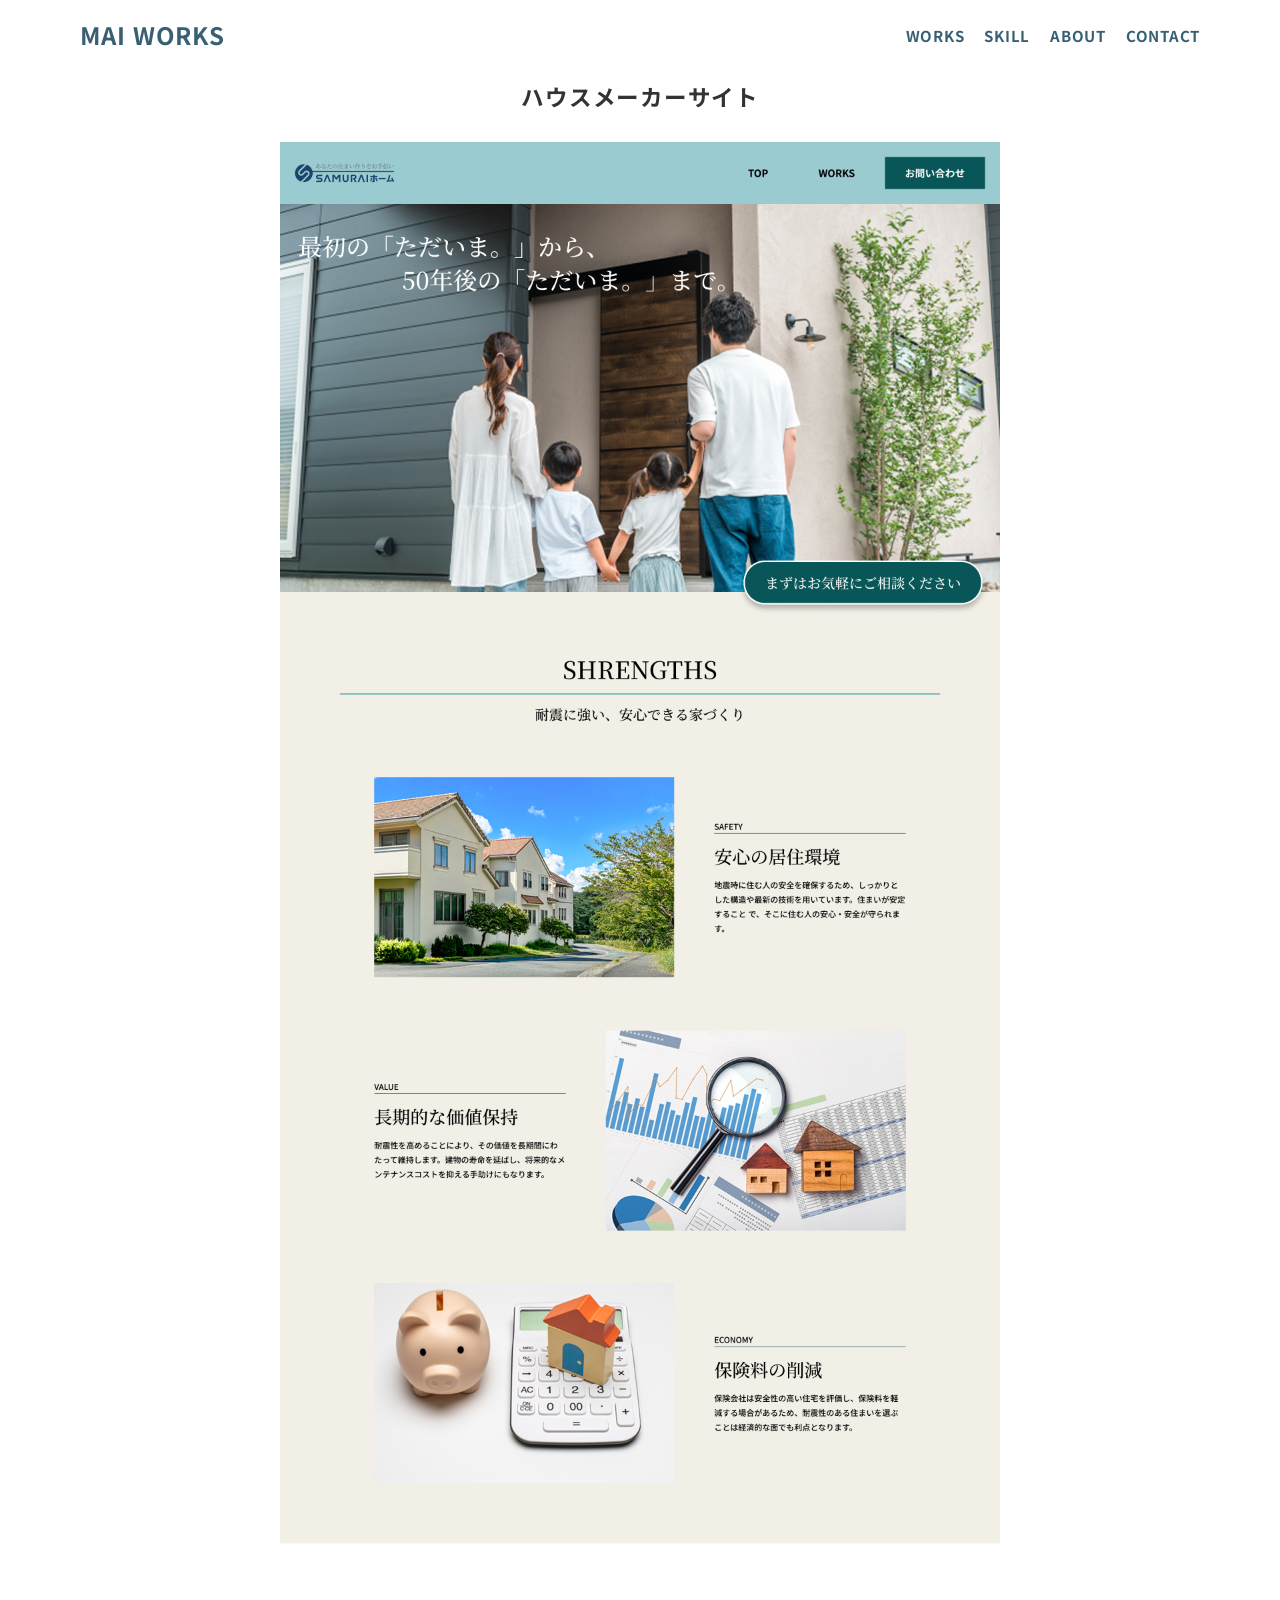
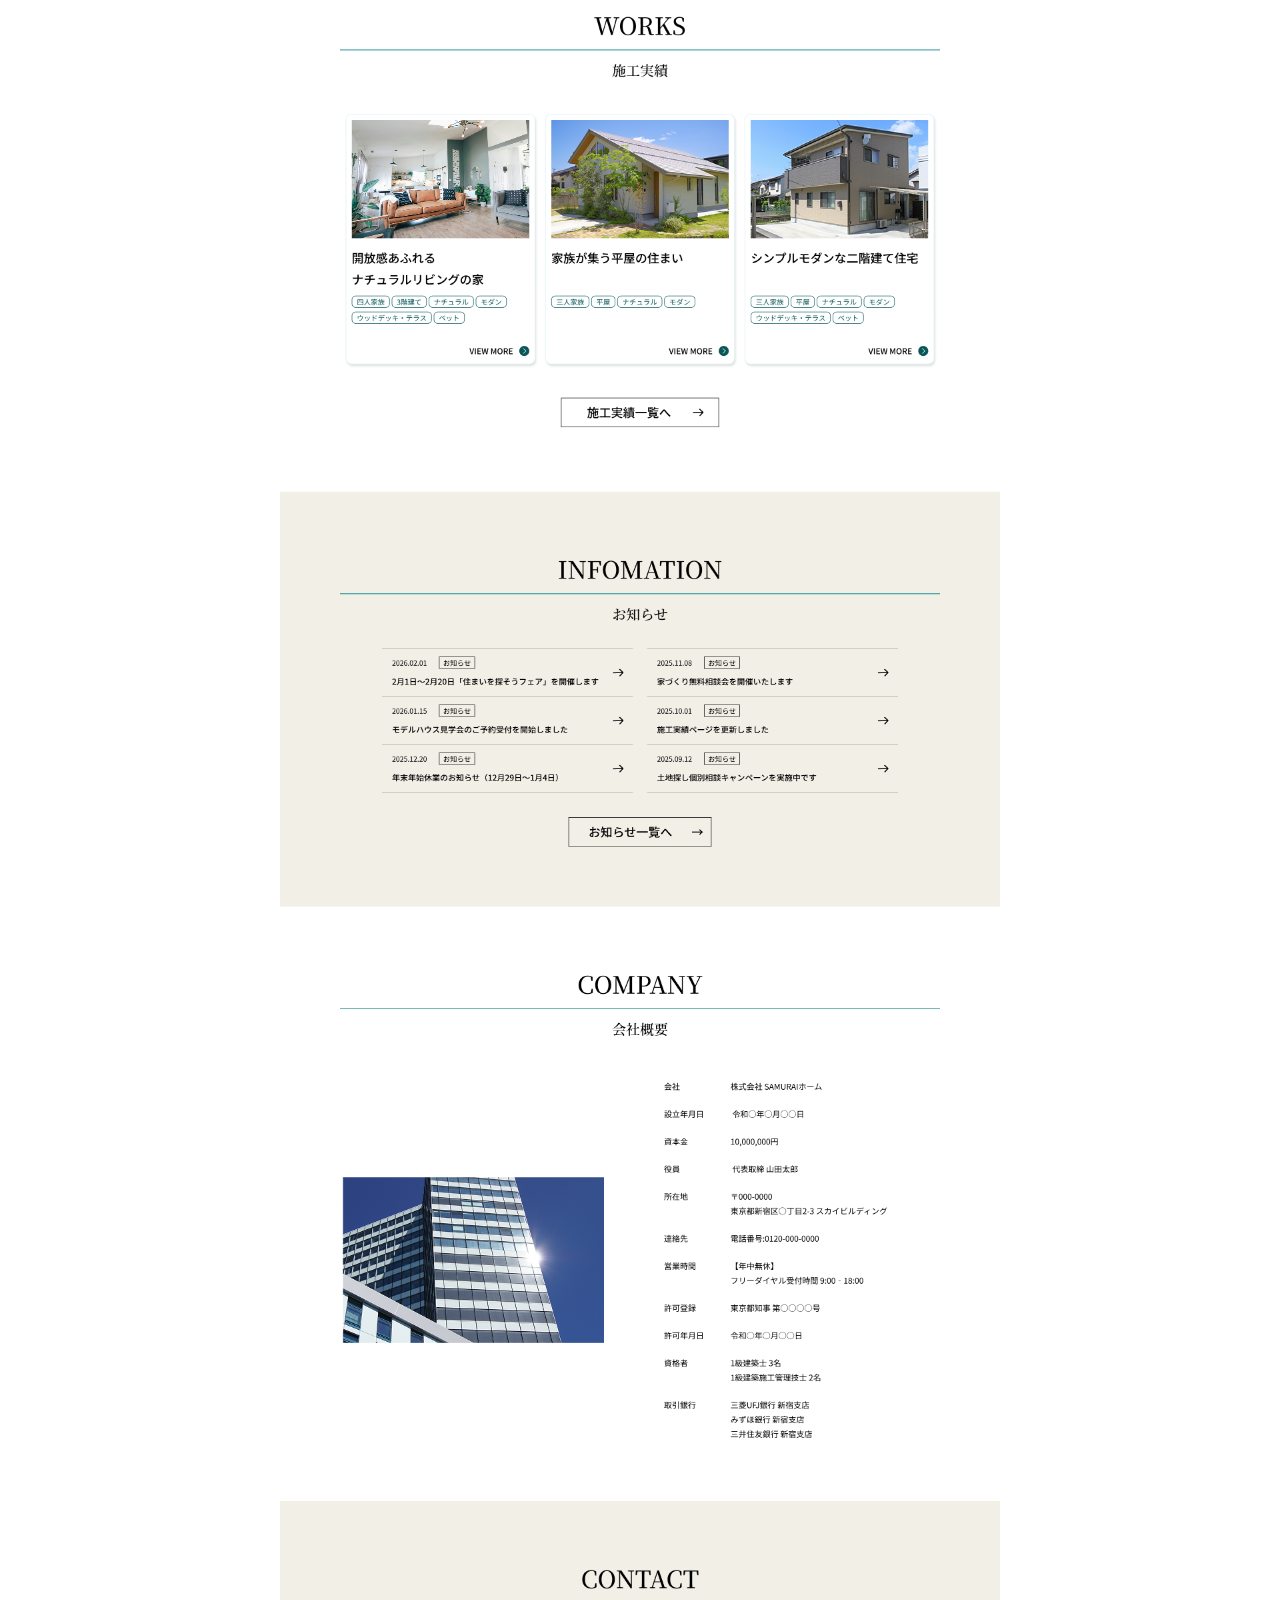
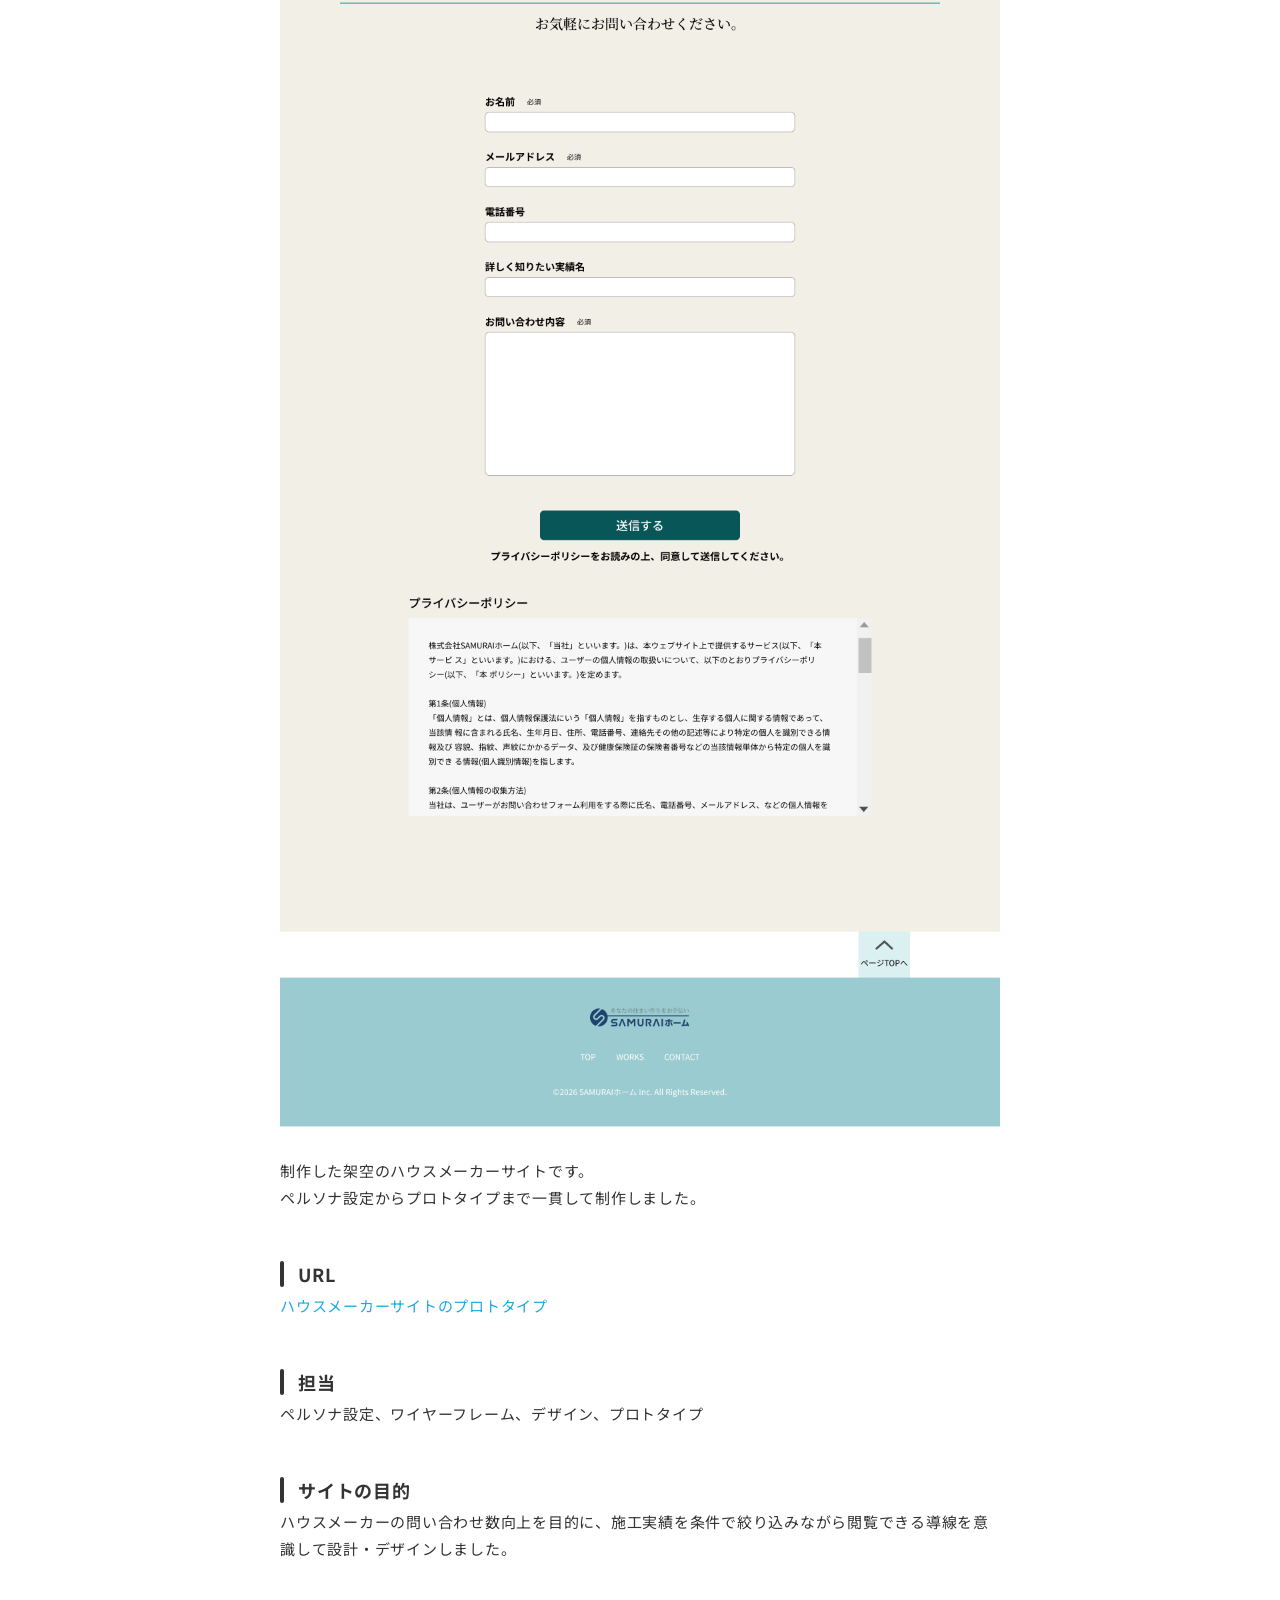
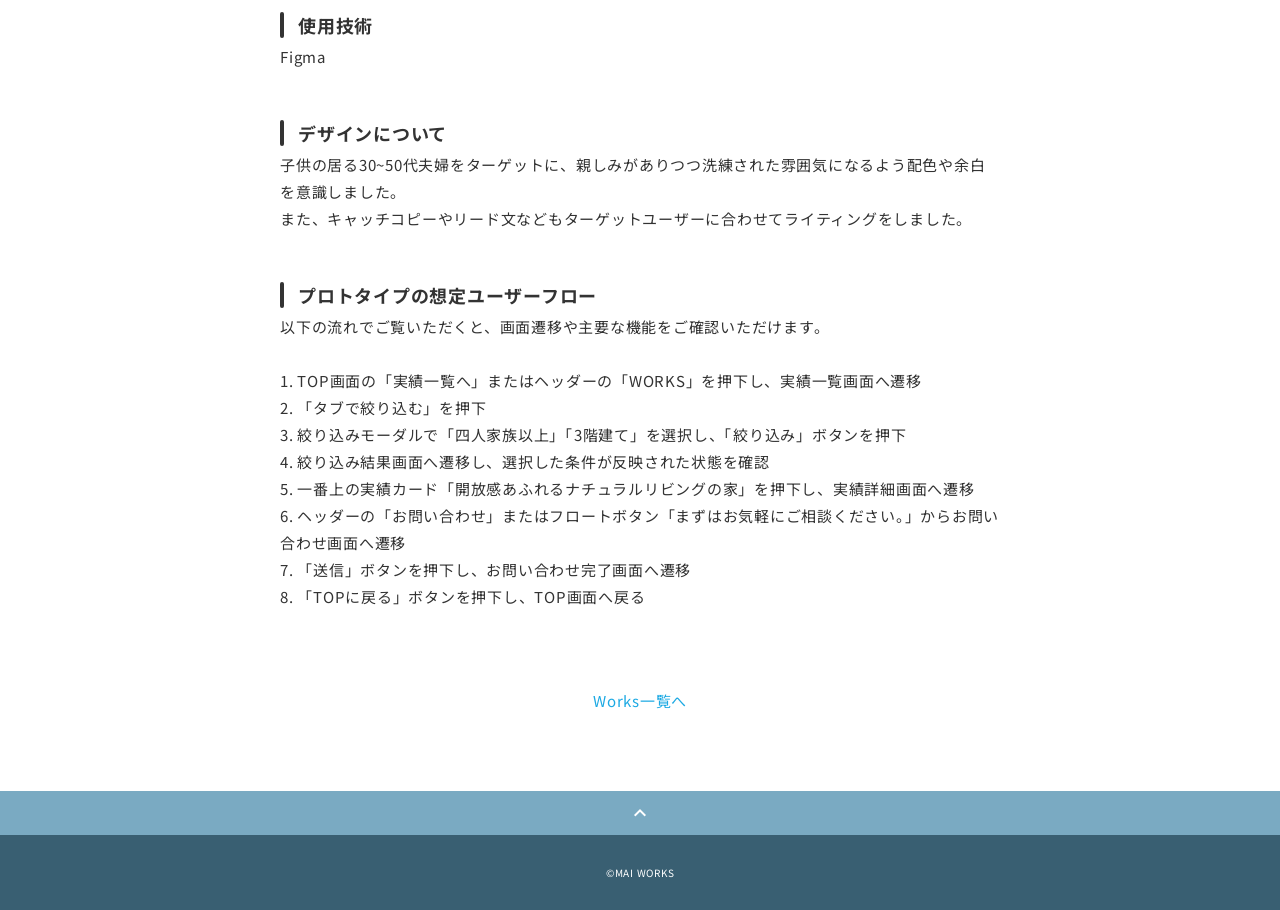
<file: works-1.html>
<!DOCTYPE html>
<html>
<head>
  <meta charset="utf-8">
  <meta name="viewport" content="width=device-width, initial-scale=1.0, maximum-scale=1.0, minimum-scale=1.0">
  <title>MAI WORKS</title>
  <link rel="preconnect" href="https://fonts.gstatic.com">
  <link href="https://fonts.googleapis.com/css2?family=Montserrat:wght@400;700&display=swap" rel="stylesheet">
  <link href="https://fonts.googleapis.com/css?family=Material+Icons+Outlined" rel="stylesheet">
  <link href="css/ress.css" media="all" rel="stylesheet" type="text/css" />
  <link href="css/style.css" media="all" rel="stylesheet" type="text/css" />
</head>

<body>
  <div class="wrapper">

    <!-- header -->
    <header class="header ">
      <div class="container">
        <h1 class="header-logo">
          <a href="index.html">MAI WORKS</a>
        </h1>
        <nav class="gnav">
          <ul class="gnav-list">
            <li class="gnav-item"><a href="index.html#works">WORKS</a></li>
            <li class="gnav-item"><a href="index.html#skill">SKILL</a></li>
            <li class="gnav-item"><a href="index.html#about">ABOUT</a></li>
            <li class="gnav-item"><a href="index.html#contact">CONTACT</a></li>
          </ul>
        </nav>
      </div>
    </header>
    <!-- /header -->

    <main class="content">

      <article class="article">
        <div class="article-container">
          <h2 class="article-title">ハウスメーカーサイト</h2>
          <div class="article-body">
            <p>
              <img src="img/works-detail/works-1.png" alt="works-1">
            </p>
            <p>
              制作した架空のハウスメーカーサイトです。<br>
              ペルソナ設定からプロトタイプまで一貫して制作しました。
            </p>
            <h3>URL</h3>
            <p><a href="https://www.figma.com/proto/nvNXHognLwrz2057HGDXtF/%E3%83%8F%E3%82%A6%E3%82%B9%E3%83%A1%E3%83%BC%E3%82%AB%E3%83%BCHP%E3%83%87%E3%82%B6%E3%82%A4%E3%83%B3%E3%82%AB%E3%83%B3%E3%83%97-%E3%83%9D%E3%83%BC%E3%83%88%E3%83%95%E3%82%A9%E3%83%AA%E3%82%AA%E7%94%A8%EF%BC%89?node-id=1-2299&p=f&viewport=487%2C369%2C0.07&t=PXZzS7X2bJNONPYk-1&scaling=min-zoom&content-scaling=fixed&starting-point-node-id=1%3A2299&page-id=1%3A1939" 
              target="_blank" rel="noopener">ハウスメーカーサイトのプロトタイプ</a>
            </p>
            <h3>担当</h3>
            <p>ペルソナ設定、ワイヤーフレーム、デザイン、プロトタイプ</p>
            <h3>サイトの目的</h3>
            <p>ハウスメーカーの問い合わせ数向上を目的に、施工実績を条件で絞り込みながら閲覧できる導線を意識して設計・デザインしました。</p>
            <h3>使用技術</h3>
            <p>Figma</p>
            <h3>デザインについて</h3>
            <p>
              子供の居る30~50代夫婦をターゲットに、親しみがありつつ洗練された雰囲気になるよう配色や余白を意識しました。<br>
              また、キャッチコピーやリード文などもターゲットユーザーに合わせてライティングをしました。
            </p>
            <h3>プロトタイプの想定ユーザーフロー</h3>
            <p>
              以下の流れでご覧いただくと、画面遷移や主要な機能をご確認いただけます。<br>
              <br>
              1. TOP画面の「実績一覧へ」またはヘッダーの「WORKS」を押下し、実績一覧画面へ遷移<br>
              2. 「タブで絞り込む」を押下<br>
              3. 絞り込みモーダルで「四人家族以上」「3階建て」を選択し、「絞り込み」ボタンを押下<br>
              4. 絞り込み結果画面へ遷移し、選択した条件が反映された状態を確認<br>
              5. 一番上の実績カード「開放感あふれるナチュラルリビングの家」を押下し、実績詳細画面へ遷移<br>
              6. ヘッダーの「お問い合わせ」またはフロートボタン「まずはお気軽にご相談ください。」からお問い合わせ画面へ遷移<br>
              7. 「送信」ボタンを押下し、お問い合わせ完了画面へ遷移<br>
              8. 「TOPに戻る」ボタンを押下し、TOP画面へ戻る
            </p>
          </div>
          <div class="home-link">
            <a href="index.html#works">Works一覧へ</a>
          </div>
        </div>
      </article>

      <div class="page-top" id="js-page-top">
        <span class="material-icons-outlined">expand_less</span>
      </div>
    </main>

    <!-- footer -->
    <footer class="footer">
      <div class="copyright">&copy;MAI WORKS</div>
    </footer>
    <!-- /footer -->

  </div>
  <script src="https://ajax.googleapis.com/ajax/libs/jquery/3.6.0/jquery.min.js"></script>
  <script type='text/javascript' src="js/script.js"></script>
</body>
</html>
</file>
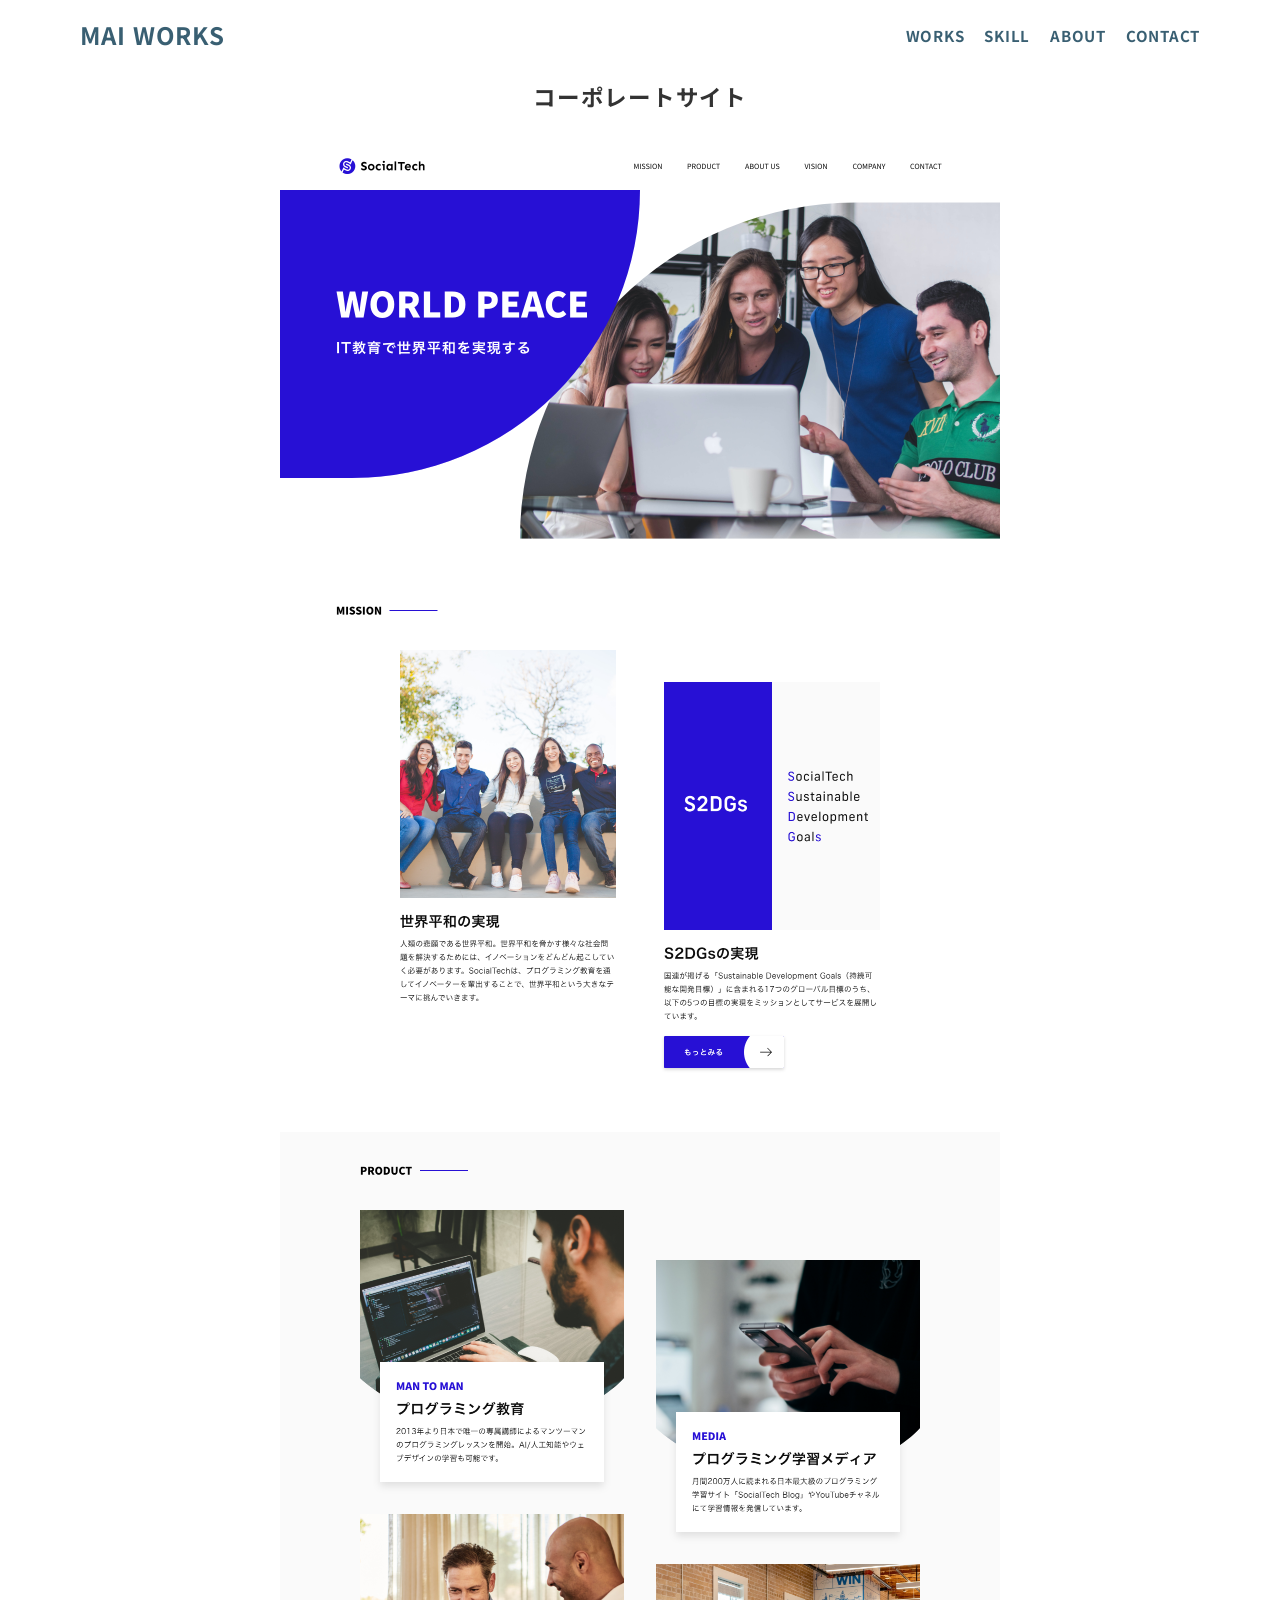
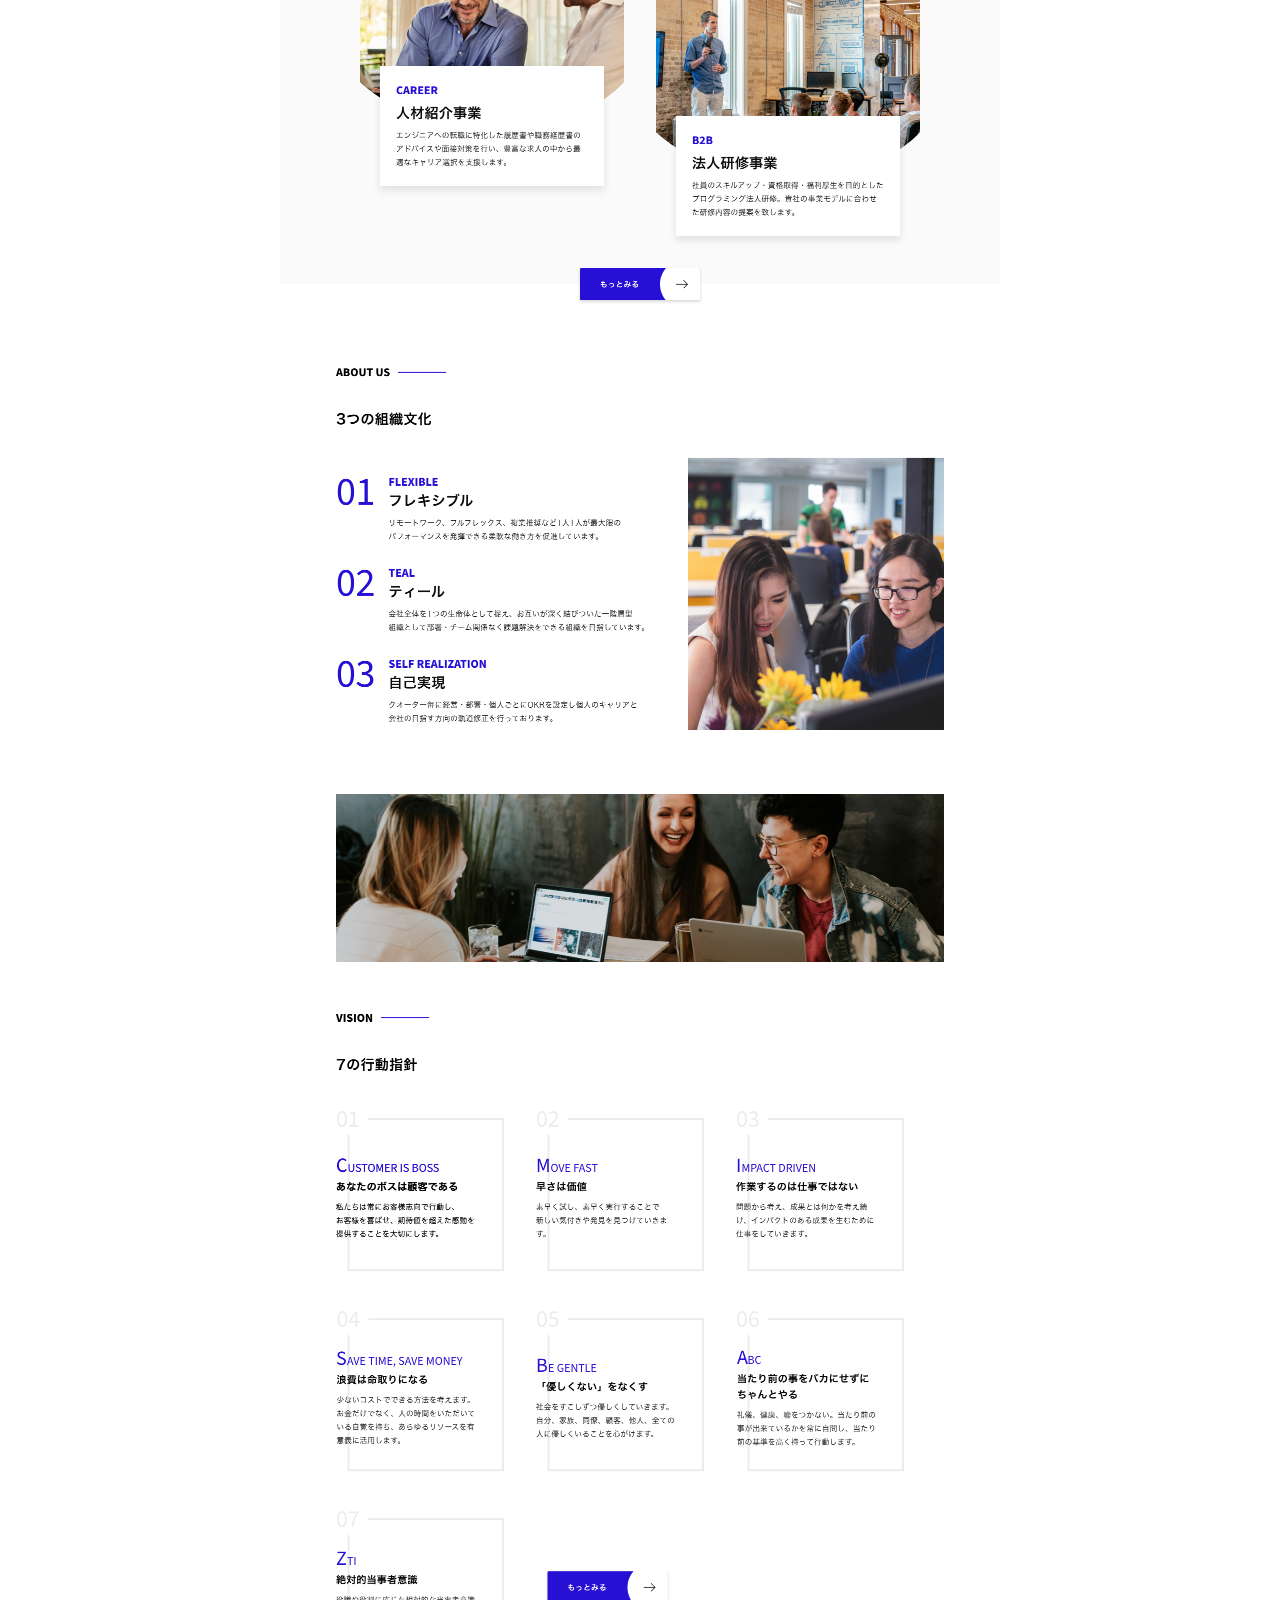
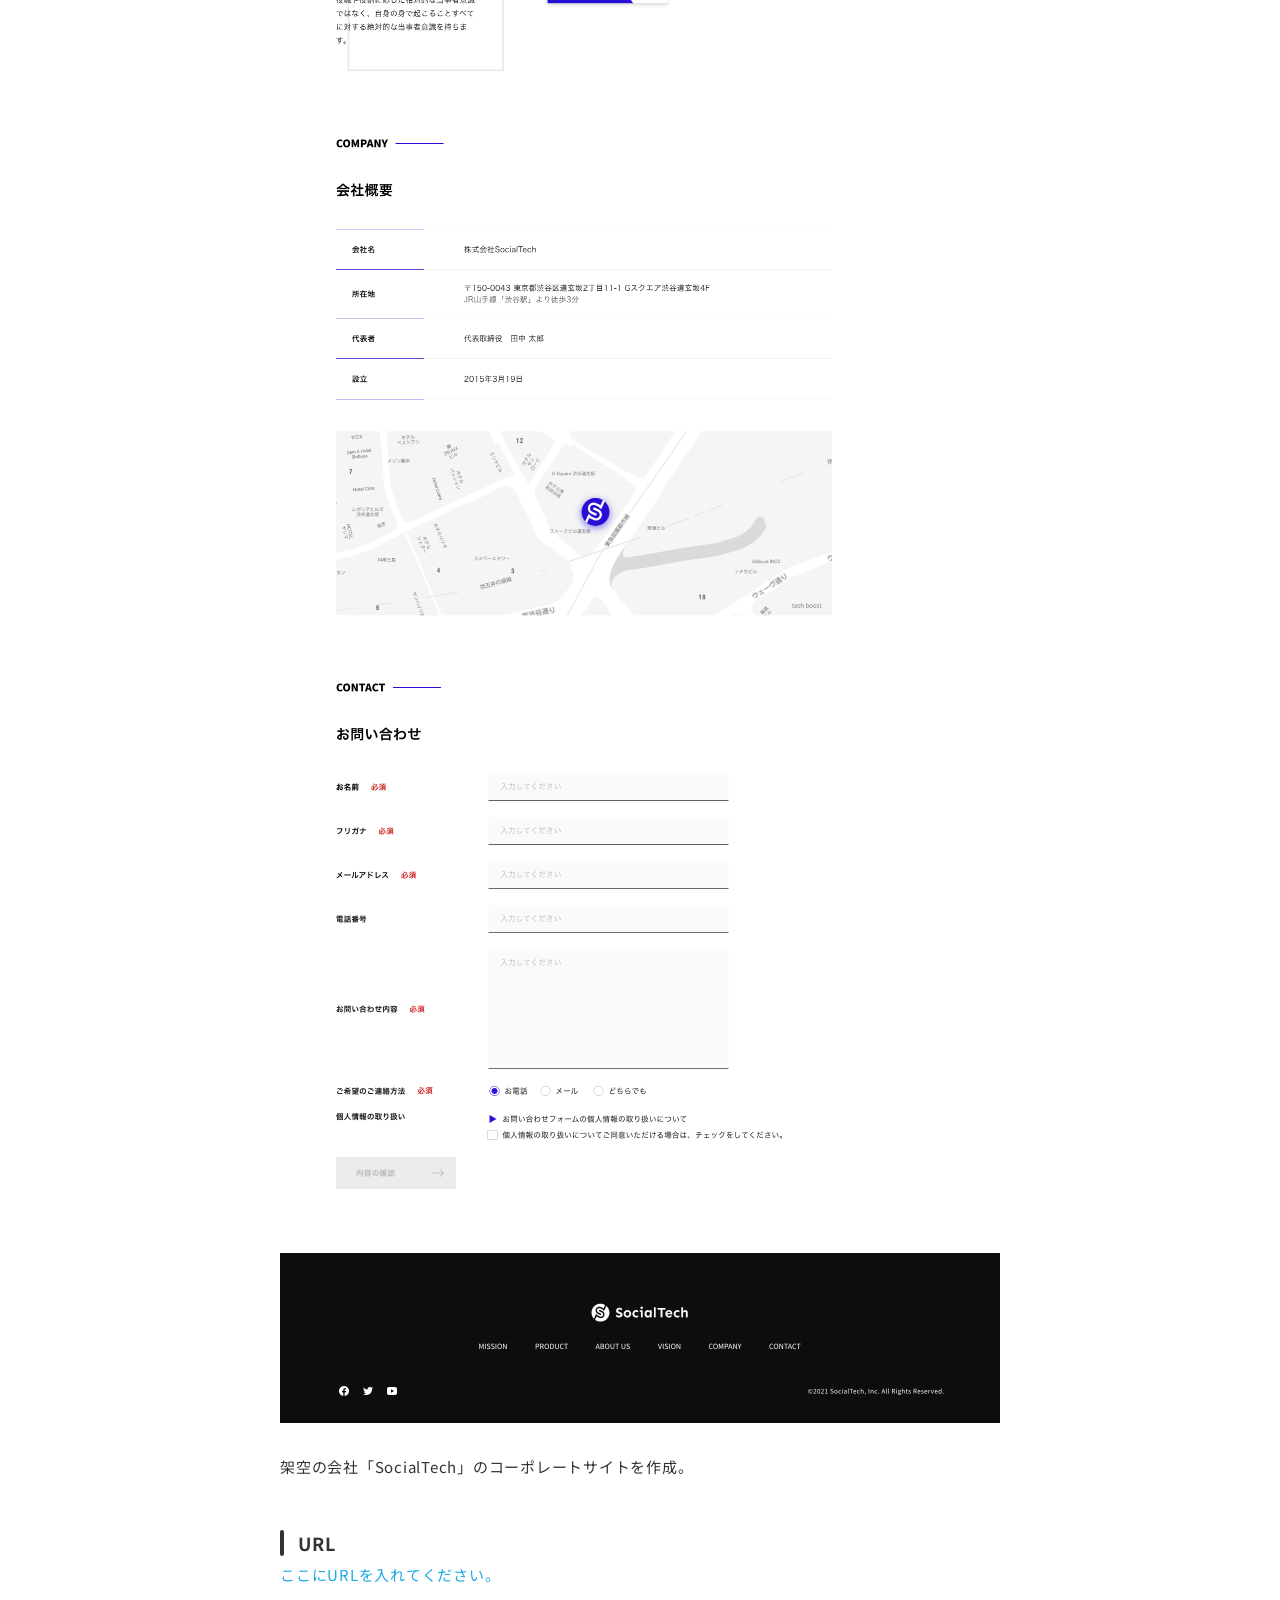
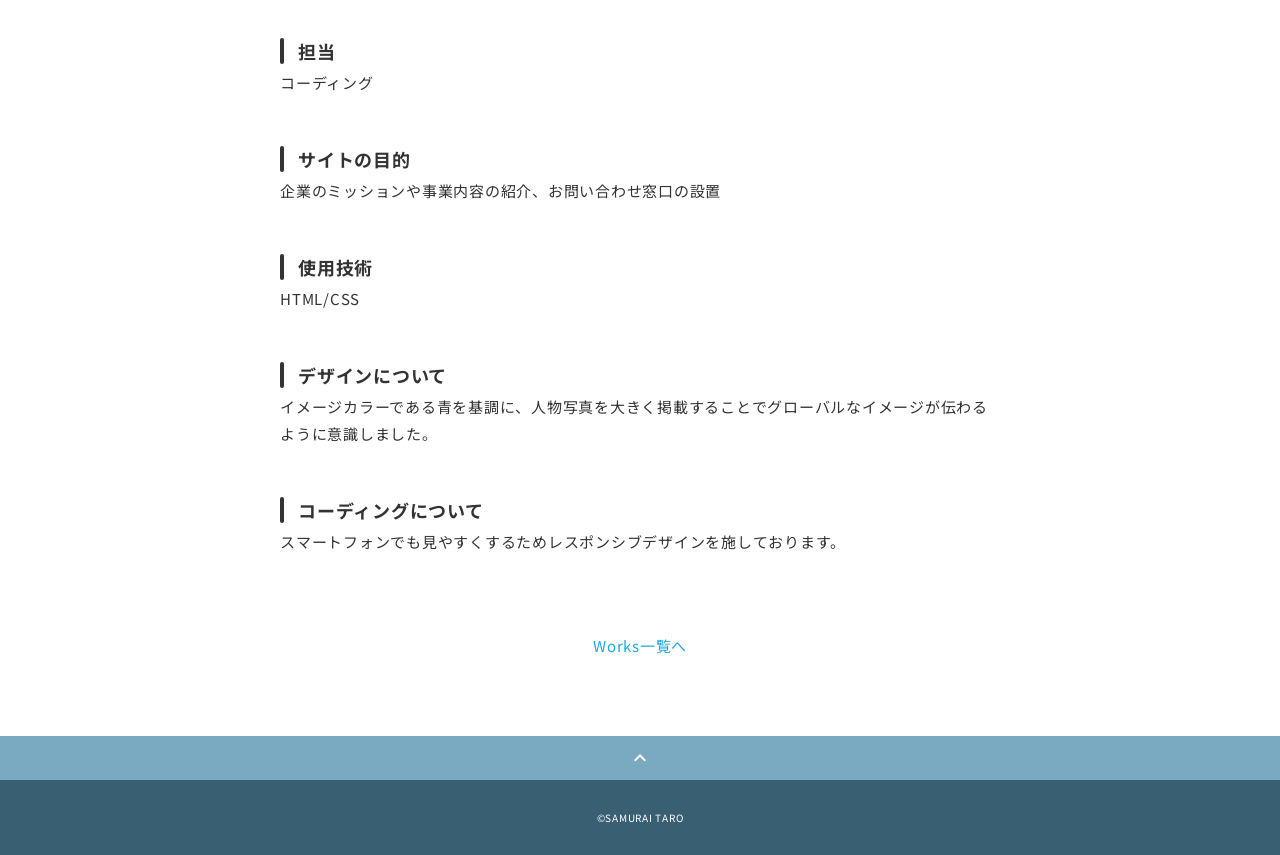
<file: works-2.html>
<!DOCTYPE html>
<html>
<head>
  <meta charset="utf-8">
  <meta name="viewport" content="width=device-width, initial-scale=1.0, maximum-scale=1.0, minimum-scale=1.0">
  <title>MAI WORKS</title>
  <link rel="preconnect" href="https://fonts.gstatic.com">
  <link href="https://fonts.googleapis.com/css2?family=Montserrat:wght@400;700&display=swap" rel="stylesheet">
  <link href="https://fonts.googleapis.com/css?family=Material+Icons+Outlined" rel="stylesheet">
  <link href="css/ress.css" media="all" rel="stylesheet" type="text/css" />
  <link href="css/style.css" media="all" rel="stylesheet" type="text/css" />
</head>

<body>
  <div class="wrapper">

    <!-- header -->
    <header class="header ">
      <div class="container">
        <h1 class="header-logo">
          <a href="index.html">MAI WORKS</a>
        </h1>
        <nav class="gnav">
          <ul class="gnav-list">
            <li class="gnav-item"><a href="index.html#works">WORKS</a></li>
            <li class="gnav-item"><a href="index.html#skill">SKILL</a></li>
            <li class="gnav-item"><a href="index.html#about">ABOUT</a></li>
            <li class="gnav-item"><a href="index.html#contact">CONTACT</a></li>
          </ul>
        </nav>
      </div>
    </header>
    <!-- /header -->

    <main class="content">

      <article class="article">
        <div class="article-container">
          <h2 class="article-title">コーポレートサイト</h2>
          <div class="article-body">
            <p>
              <img src="img/works-detail/works-2.png" alt="works-2">
            </p>
            <p>
              架空の会社「SocialTech」のコーポレートサイトを作成。
            </p>
            <h3>URL</h3>
            <p><a href="" target="_blank" rel="noopener">ここにURLを入れてください。</a></p>
            <h3>担当</h3>
            <p>コーディング</p>
            <h3>サイトの目的</h3>
            <p>企業のミッションや事業内容の紹介、お問い合わせ窓口の設置</p>
            <h3>使用技術</h3>
            <p>HTML/CSS</p>
            <h3>デザインについて</h3>
            <p>
              イメージカラーである青を基調に、人物写真を大きく掲載することでグローバルなイメージが伝わるように意識しました。
            </p>
            <h3>コーディングについて</h3>
            <p>
              スマートフォンでも見やすくするためレスポンシブデザインを施しております。
            </p>
          </div>
          <div class="home-link">
            <a href="index.html#works">Works一覧へ</a>
          </div>
        </div>
      </article>

      <div class="page-top" id="js-page-top">
        <span class="material-icons-outlined">expand_less</span>
      </div>
    </main>

    <!-- footer -->
    <footer class="footer">
      <div class="copyright">&copy;SAMURAI TARO</div>
    </footer>
    <!-- /footer -->

  </div>
  <script src="https://ajax.googleapis.com/ajax/libs/jquery/3.6.0/jquery.min.js"></script>
  <script type='text/javascript' src="js/script.js"></script>
</body>
</html>
</file>
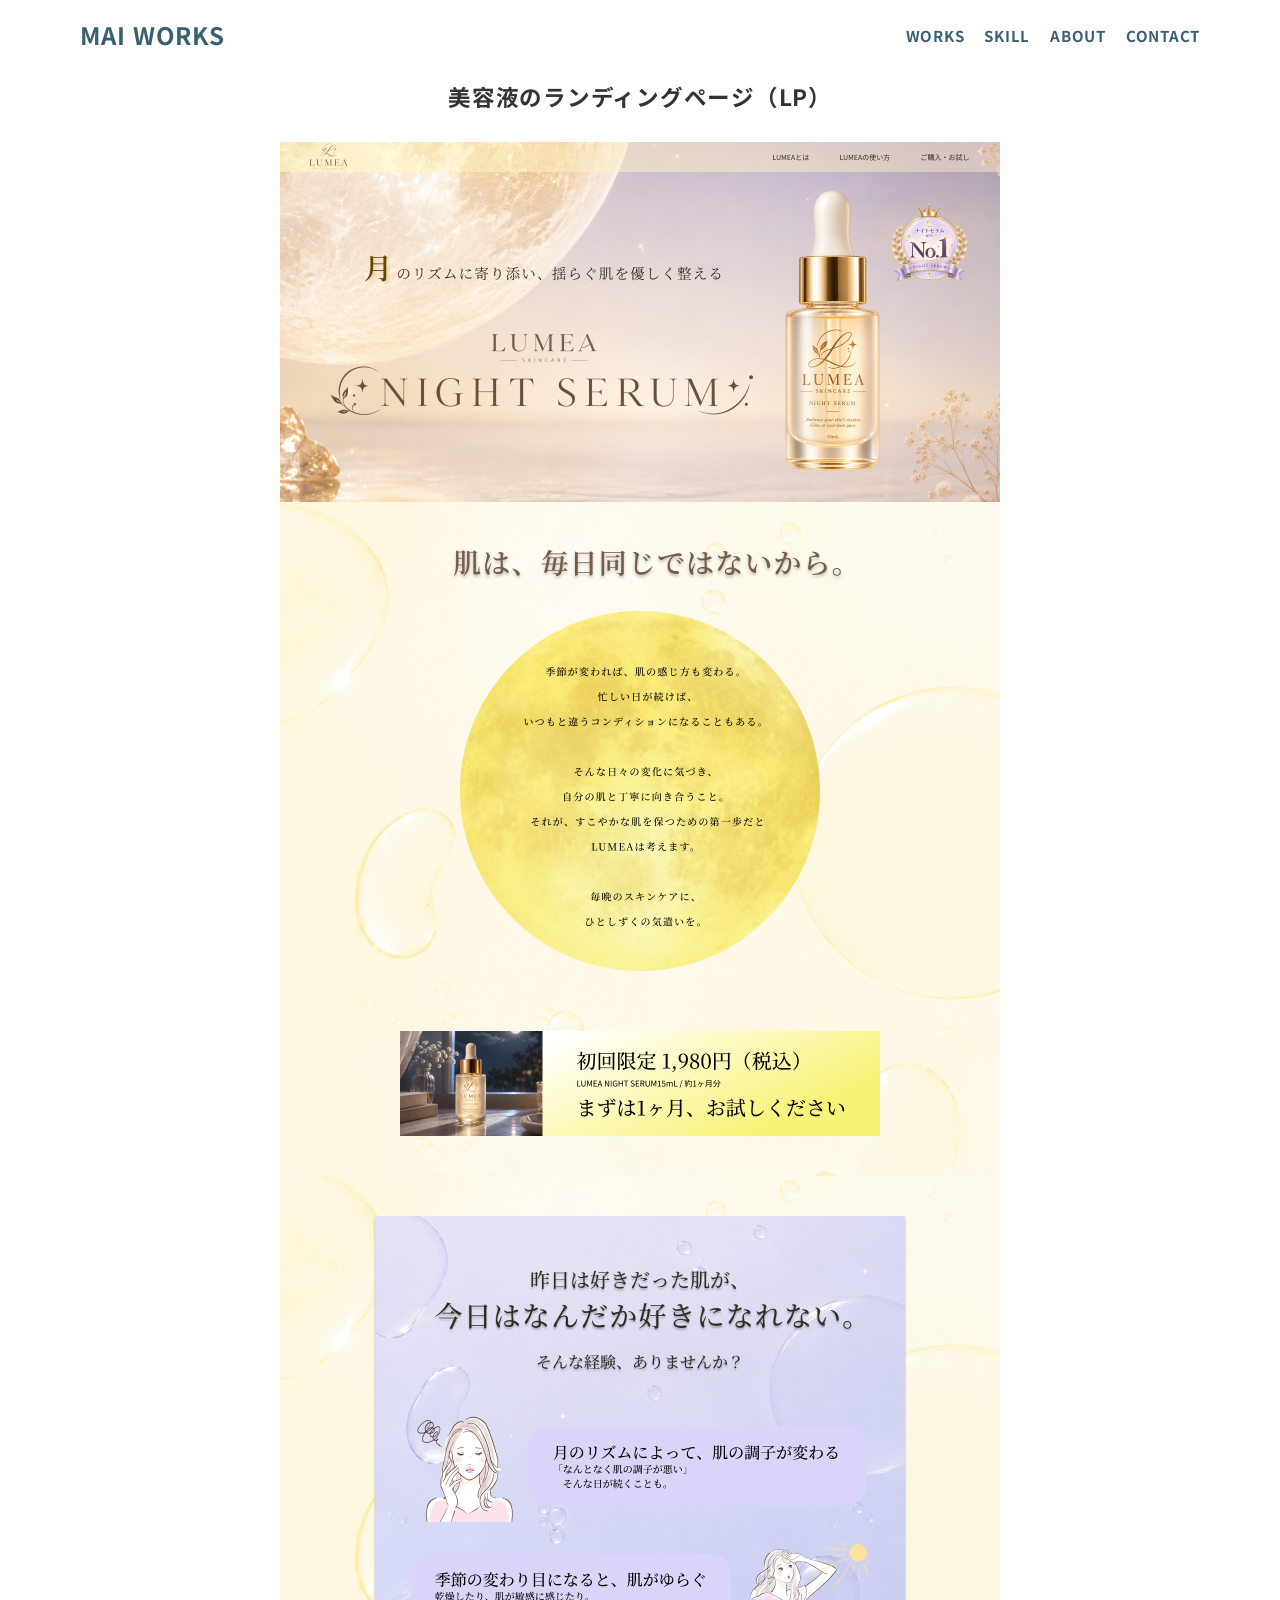
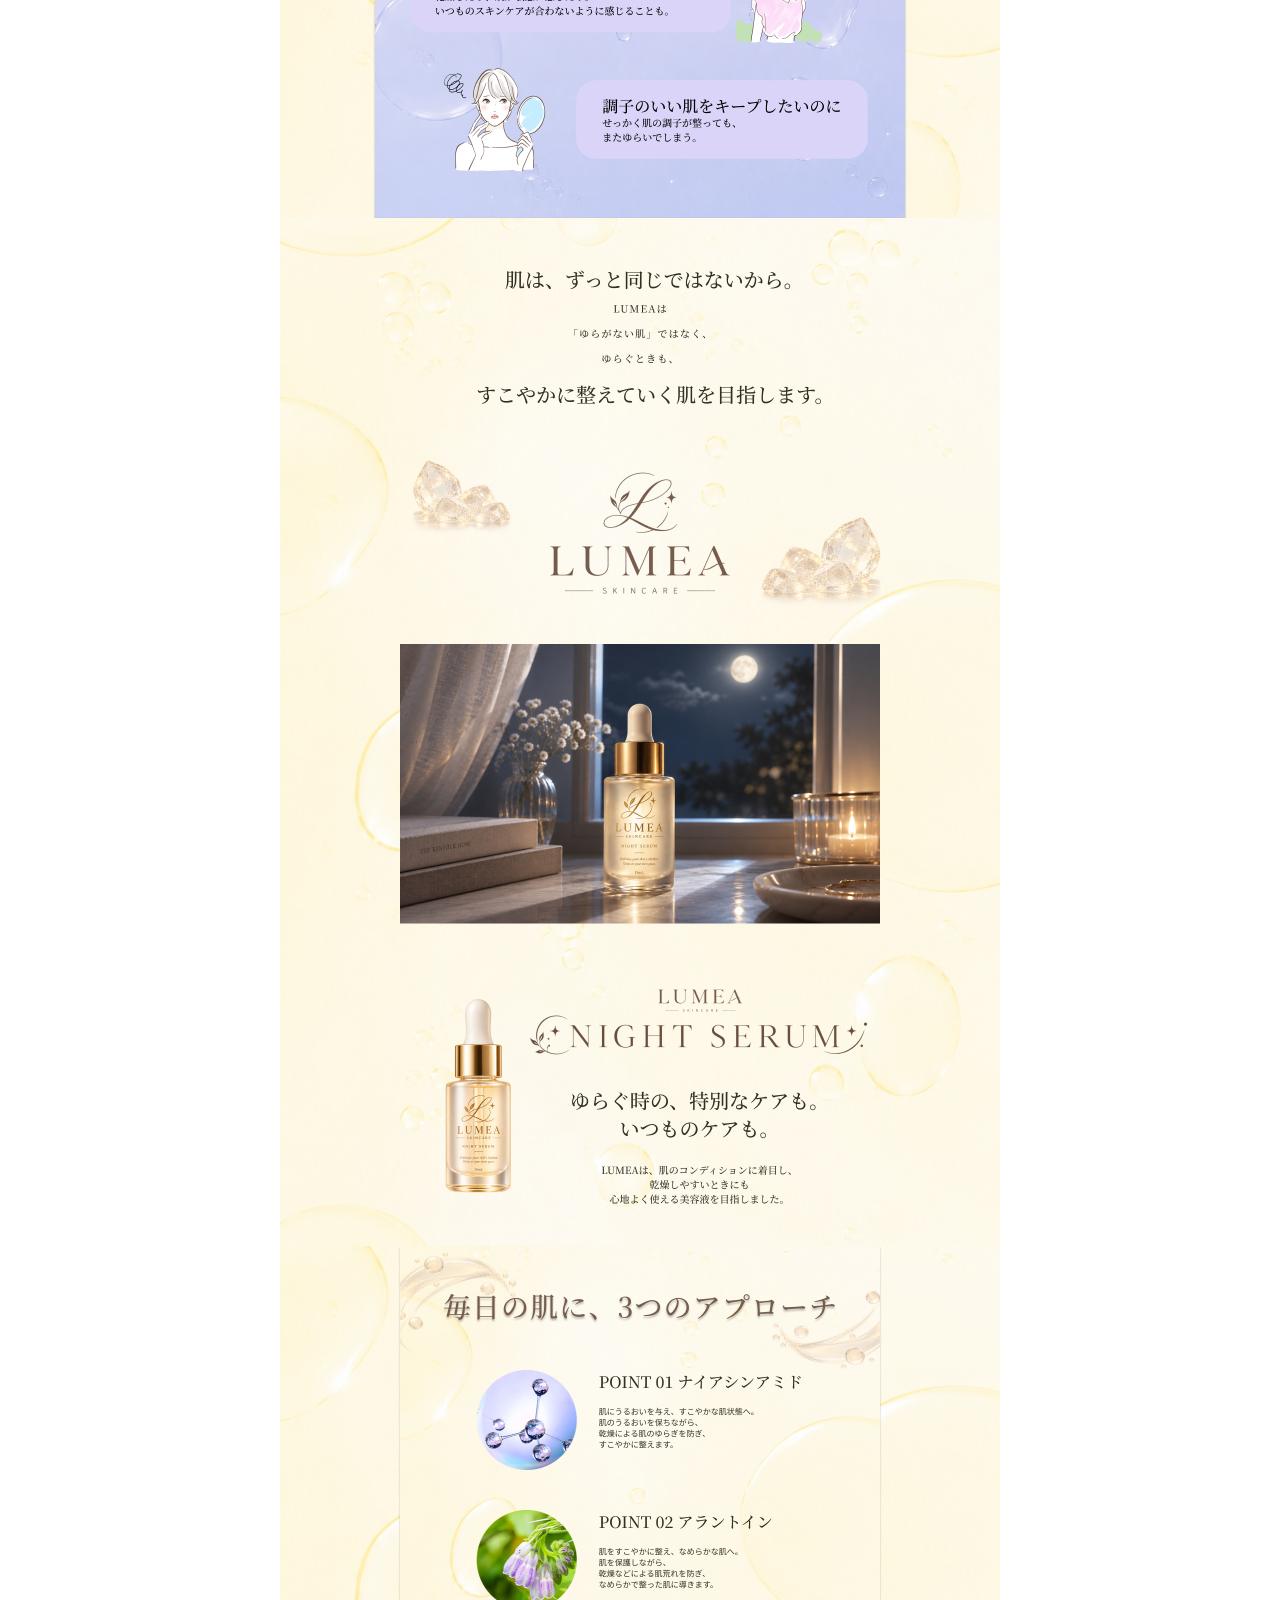
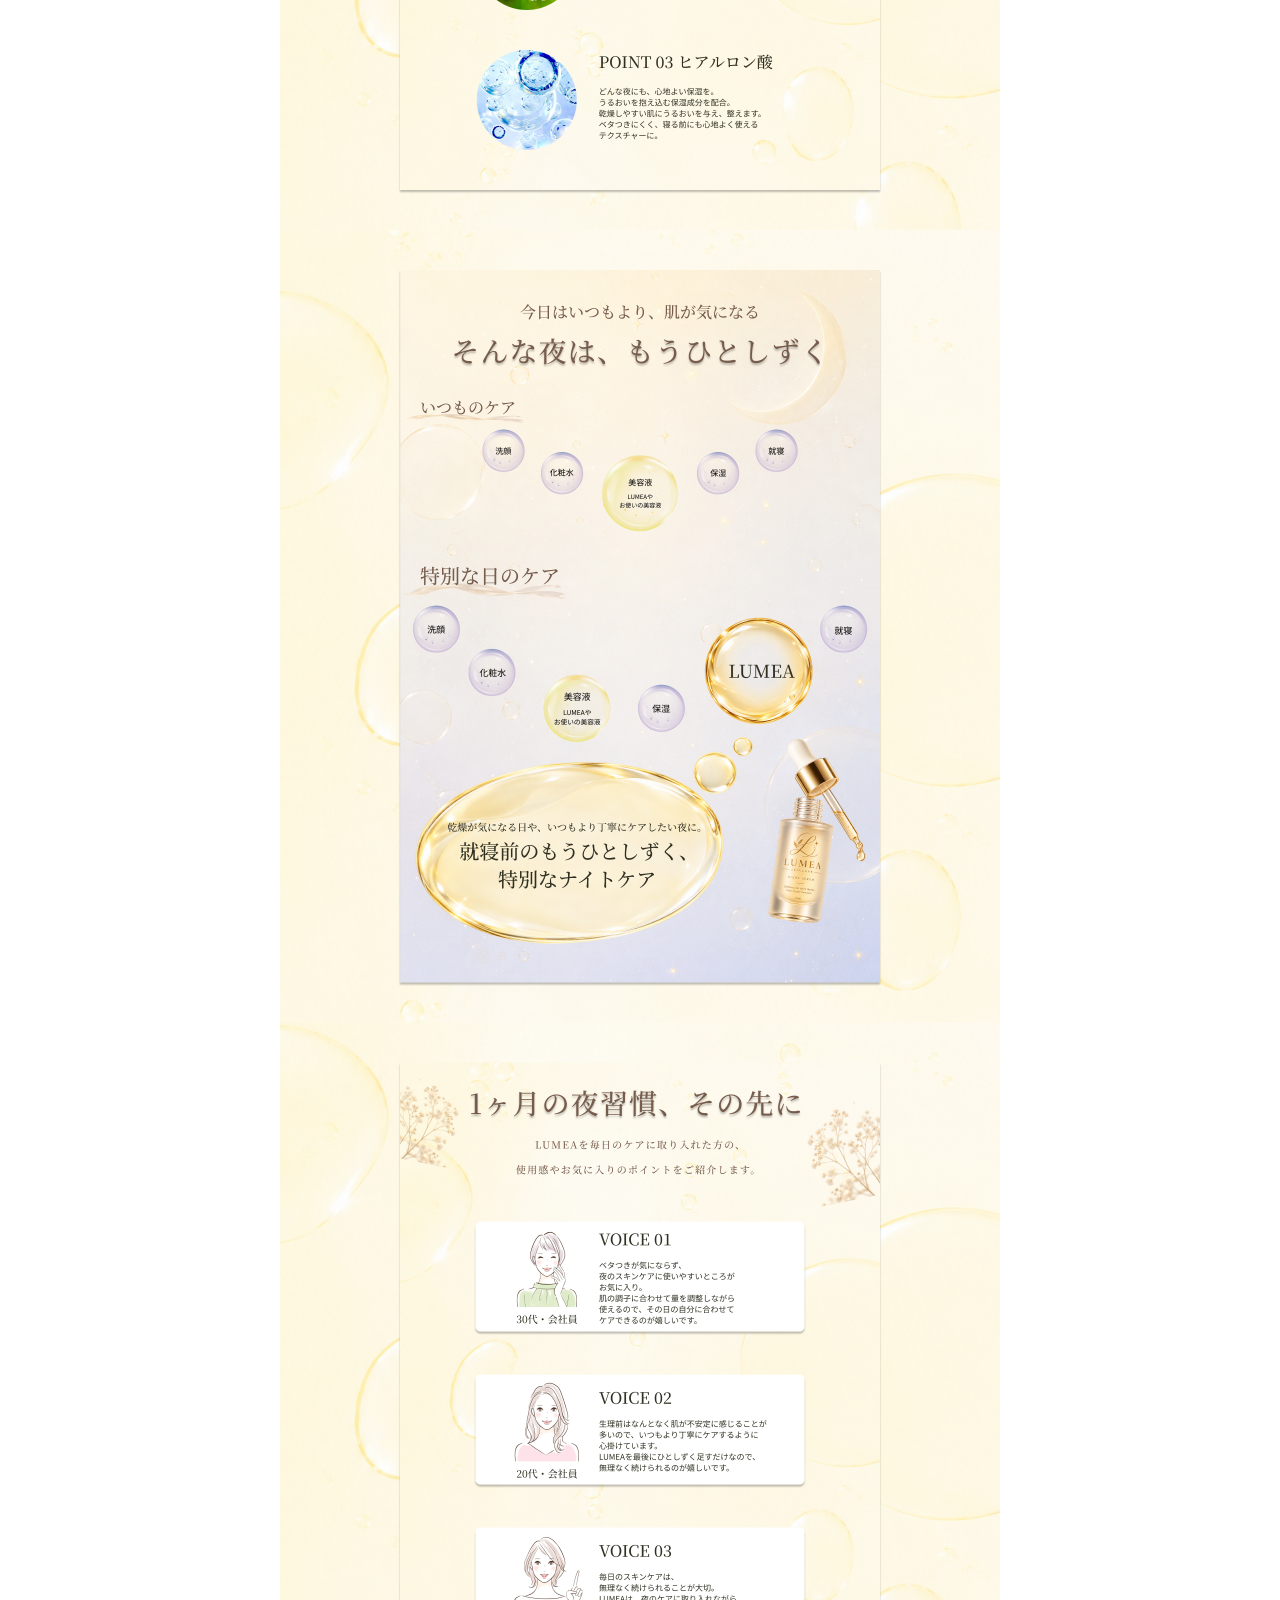
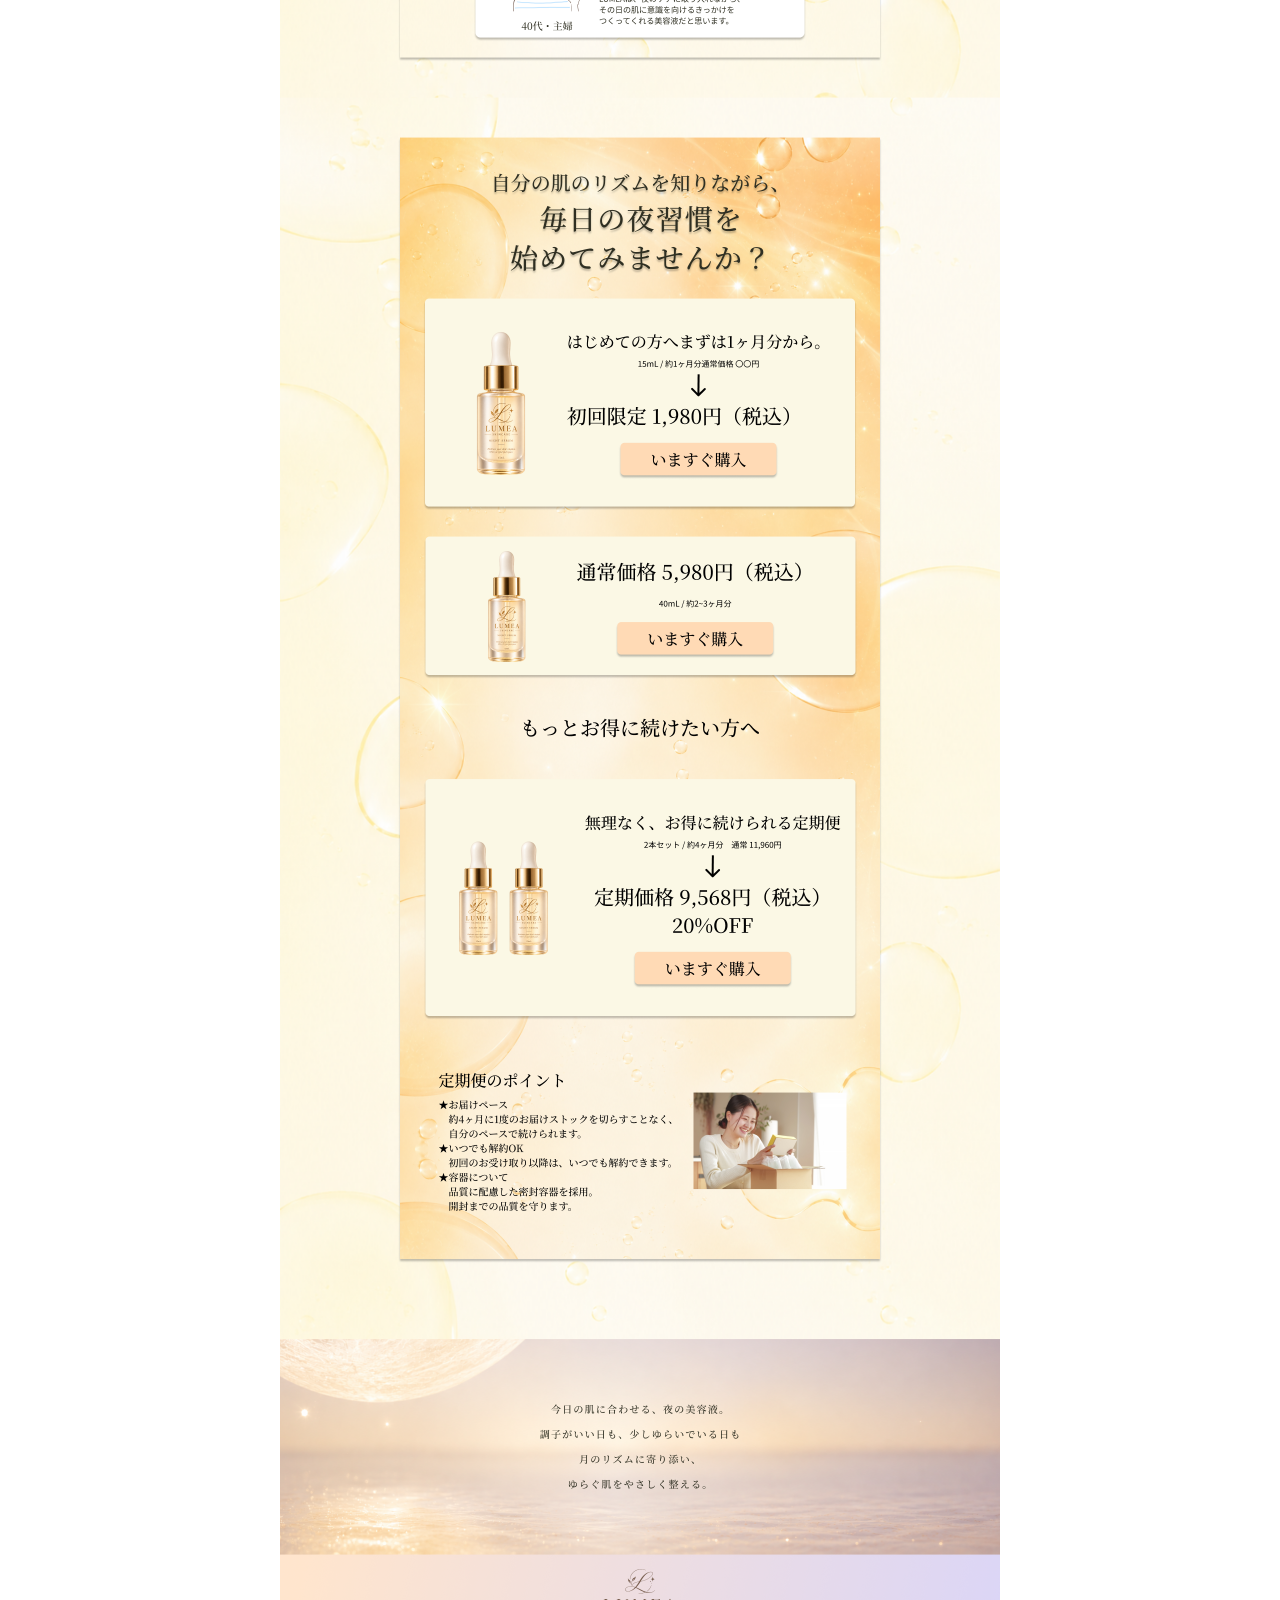
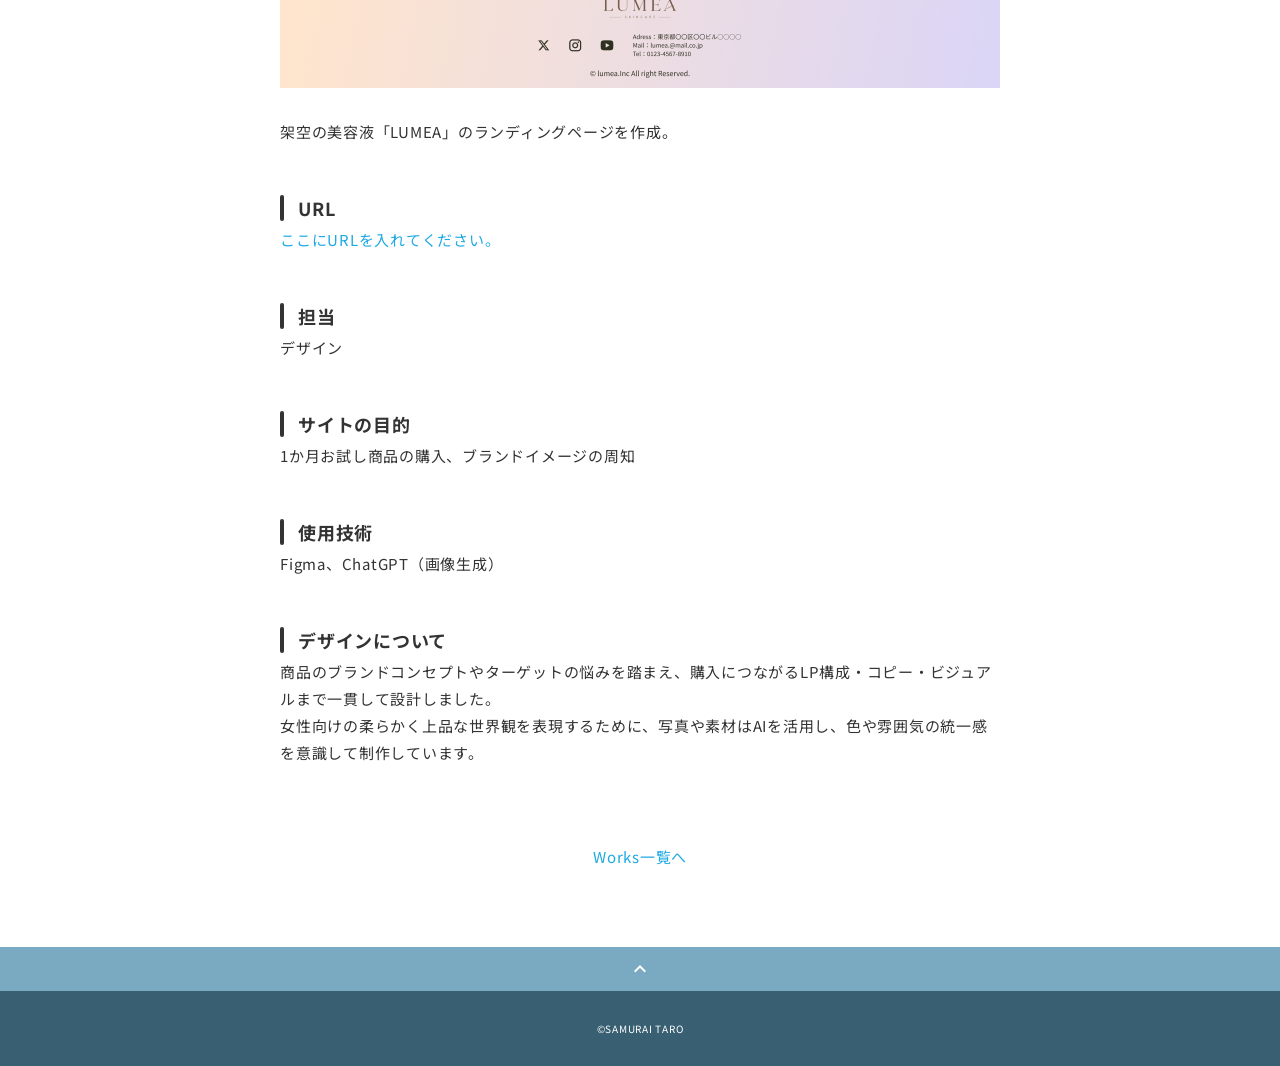
<file: works-3.html>
<!DOCTYPE html>
<html>
<head>
  <meta charset="utf-8">
  <meta name="viewport" content="width=device-width, initial-scale=1.0, maximum-scale=1.0, minimum-scale=1.0">
  <title>MAI WORKS</title>
  <link rel="preconnect" href="https://fonts.gstatic.com">
  <link href="https://fonts.googleapis.com/css2?family=Montserrat:wght@400;700&display=swap" rel="stylesheet">
  <link href="https://fonts.googleapis.com/css?family=Material+Icons+Outlined" rel="stylesheet">
  <link href="css/ress.css" media="all" rel="stylesheet" type="text/css" />
  <link href="css/style.css" media="all" rel="stylesheet" type="text/css" />
</head>

<body>
  <div class="wrapper">

    <!-- header -->
    <header class="header ">
      <div class="container">
        <h1 class="header-logo">
          <a href="index.html">MAI WORKS</a>
        </h1>
        <nav class="gnav">
          <ul class="gnav-list">
            <li class="gnav-item"><a href="index.html#works">WORKS</a></li>
            <li class="gnav-item"><a href="index.html#skill">SKILL</a></li>
            <li class="gnav-item"><a href="index.html#about">ABOUT</a></li>
            <li class="gnav-item"><a href="index.html#contact">CONTACT</a></li>
          </ul>
        </nav>
      </div>
    </header>
    <!-- /header -->

    <main class="content">

      <article class="article">
        <div class="article-container">
          <h2 class="article-title">美容液のランディングページ（LP）</h2>
          <div class="article-body">
            <p>
              <img src="img/works-detail/works-3.png" alt="works-3">
            </p>
            <p>
              架空の美容液「LUMEA」のランディングページを作成。
            </p>
            <h3>URL</h3>
            <p><a href="" target="_blank" rel="noopener">ここにURLを入れてください。</a></p>
            <h3>担当</h3>
            <p>デザイン</p>
            <h3>サイトの目的</h3>
            <p>1か月お試し商品の購入、ブランドイメージの周知</p>
            <h3>使用技術</h3>
            <p>Figma、ChatGPT（画像生成）</p>
            <h3>デザインについて</h3>
            <p>
              商品のブランドコンセプトやターゲットの悩みを踏まえ、購入につながるLP構成・コピー・ビジュアルまで一貫して設計しました。<br>
              女性向けの柔らかく上品な世界観を表現するために、写真や素材はAIを活用し、色や雰囲気の統一感を意識して制作しています。
            </p>
          </div>
          <div class="home-link">
            <a href="index.html#works">Works一覧へ</a>
          </div>
        </div>
      </article>

      <div class="page-top" id="js-page-top">
        <span class="material-icons-outlined">expand_less</span>
      </div>
    </main>

    <!-- footer -->
    <footer class="footer">
      <div class="copyright">&copy;SAMURAI TARO</div>
    </footer>
    <!-- /footer -->

  </div>
  <script src="https://ajax.googleapis.com/ajax/libs/jquery/3.6.0/jquery.min.js"></script>
  <script type='text/javascript' src="js/script.js"></script>
</body>
</html>
</file>
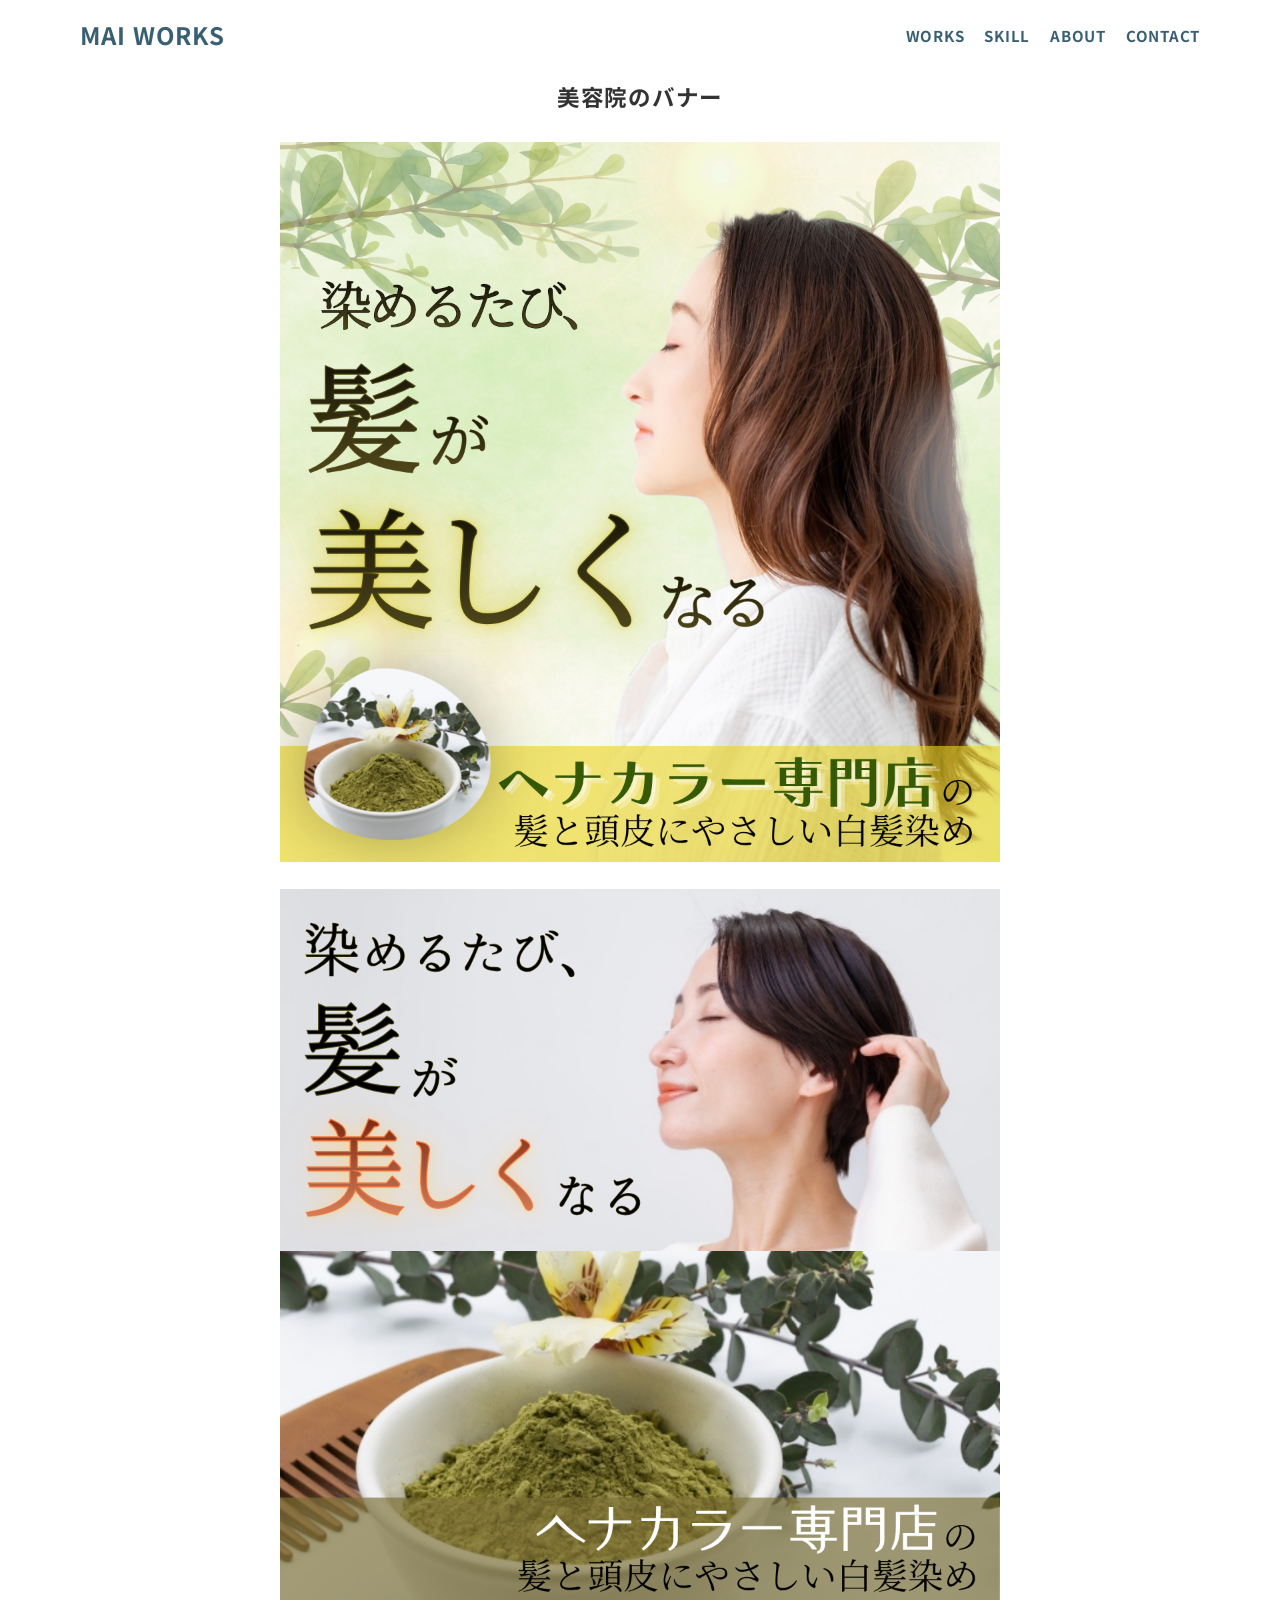
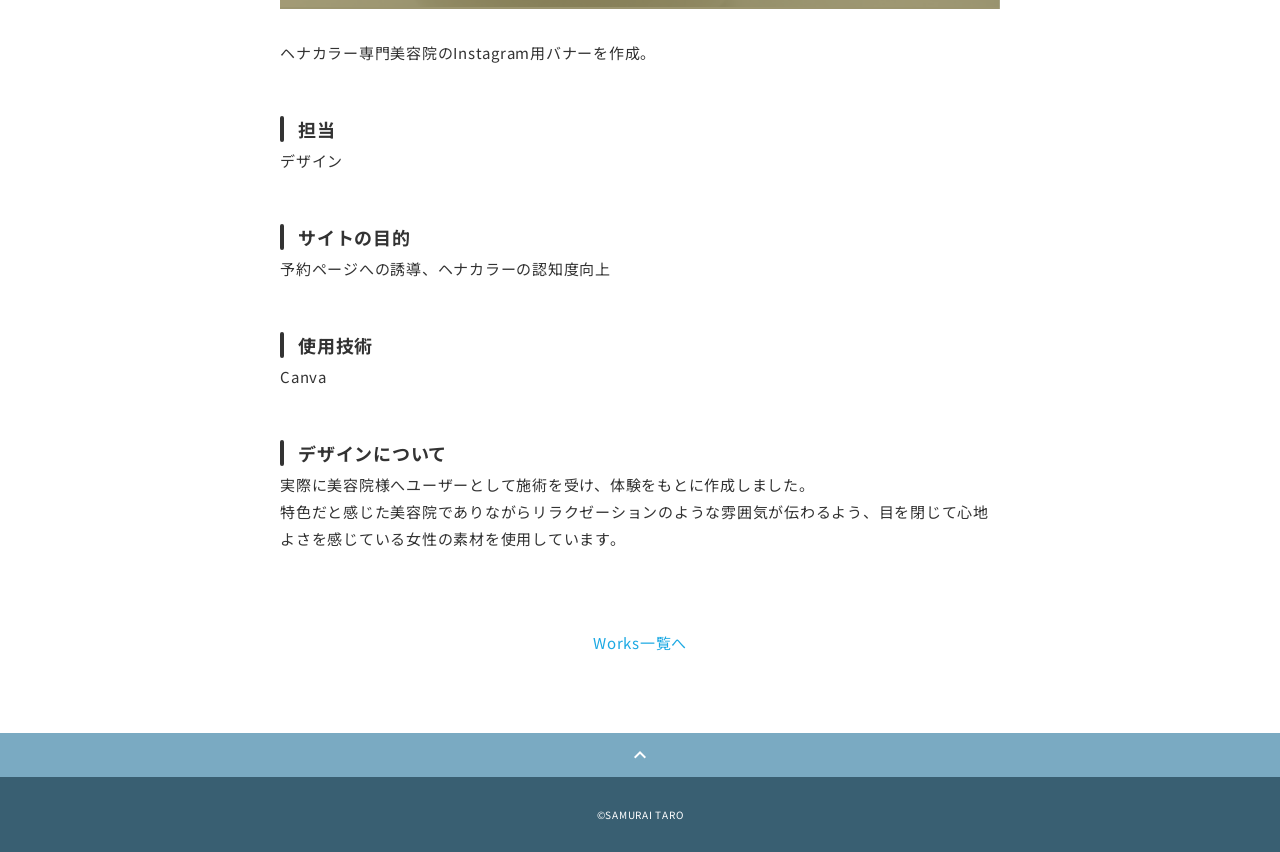
<file: works-4.html>
<!DOCTYPE html>
<html>
<head>
  <meta charset="utf-8">
  <meta name="viewport" content="width=device-width, initial-scale=1.0, maximum-scale=1.0, minimum-scale=1.0">
  <title>MAI WORKS</title>
  <link rel="preconnect" href="https://fonts.gstatic.com">
  <link href="https://fonts.googleapis.com/css2?family=Montserrat:wght@400;700&display=swap" rel="stylesheet">
  <link href="https://fonts.googleapis.com/css?family=Material+Icons+Outlined" rel="stylesheet">
  <link href="css/ress.css" media="all" rel="stylesheet" type="text/css" />
  <link href="css/style.css" media="all" rel="stylesheet" type="text/css" />
</head>

<body>
  <div class="wrapper">

    <!-- header -->
    <header class="header ">
      <div class="container">
        <h1 class="header-logo">
          <a href="index.html">MAI WORKS</a>
        </h1>
        <nav class="gnav">
          <ul class="gnav-list">
            <li class="gnav-item"><a href="index.html#works">WORKS</a></li>
            <li class="gnav-item"><a href="index.html#skill">SKILL</a></li>
            <li class="gnav-item"><a href="index.html#about">ABOUT</a></li>
            <li class="gnav-item"><a href="index.html#contact">CONTACT</a></li>
          </ul>
        </nav>
      </div>
    </header>
    <!-- /header -->

    <main class="content">

      <article class="article">
        <div class="article-container">
          <h2 class="article-title">美容院のバナー</h2>
          <div class="article-body">
            <p style="text-align: center;">
              <img src="img/works-detail/works-4_A.png" alt="works-4_A">
              <br><br>
              <img src="img/works-detail/works-4_B.png" alt="works-4_B">
            </p>
            <p>
              ヘナカラー専門美容院のInstagram用バナーを作成。
            </p>
            <h3>担当</h3>
            <p>デザイン</p>
            <h3>サイトの目的</h3>
            <p>予約ページへの誘導、ヘナカラーの認知度向上</p>
            <h3>使用技術</h3>
            <p>Canva</p>
            <h3>デザインについて</h3>
            <p>
              実際に美容院様へユーザーとして施術を受け、体験をもとに作成しました。<br>
              特色だと感じた美容院でありながらリラクゼーションのような雰囲気が伝わるよう、目を閉じて心地よさを感じている女性の素材を使用しています。
            </p>
          </div>
          <div class="home-link">
            <a href="index.html#works">Works一覧へ</a>
          </div>
        </div>
      </article>

      <div class="page-top" id="js-page-top">
        <span class="material-icons-outlined">expand_less</span>
      </div>
    </main>

    <!-- footer -->
    <footer class="footer">
      <div class="copyright">&copy;SAMURAI TARO</div>
    </footer>
    <!-- /footer -->

  </div>
  <script src="https://ajax.googleapis.com/ajax/libs/jquery/3.6.0/jquery.min.js"></script>
  <script type='text/javascript' src="js/script.js"></script>
</body>
</html>
</file>
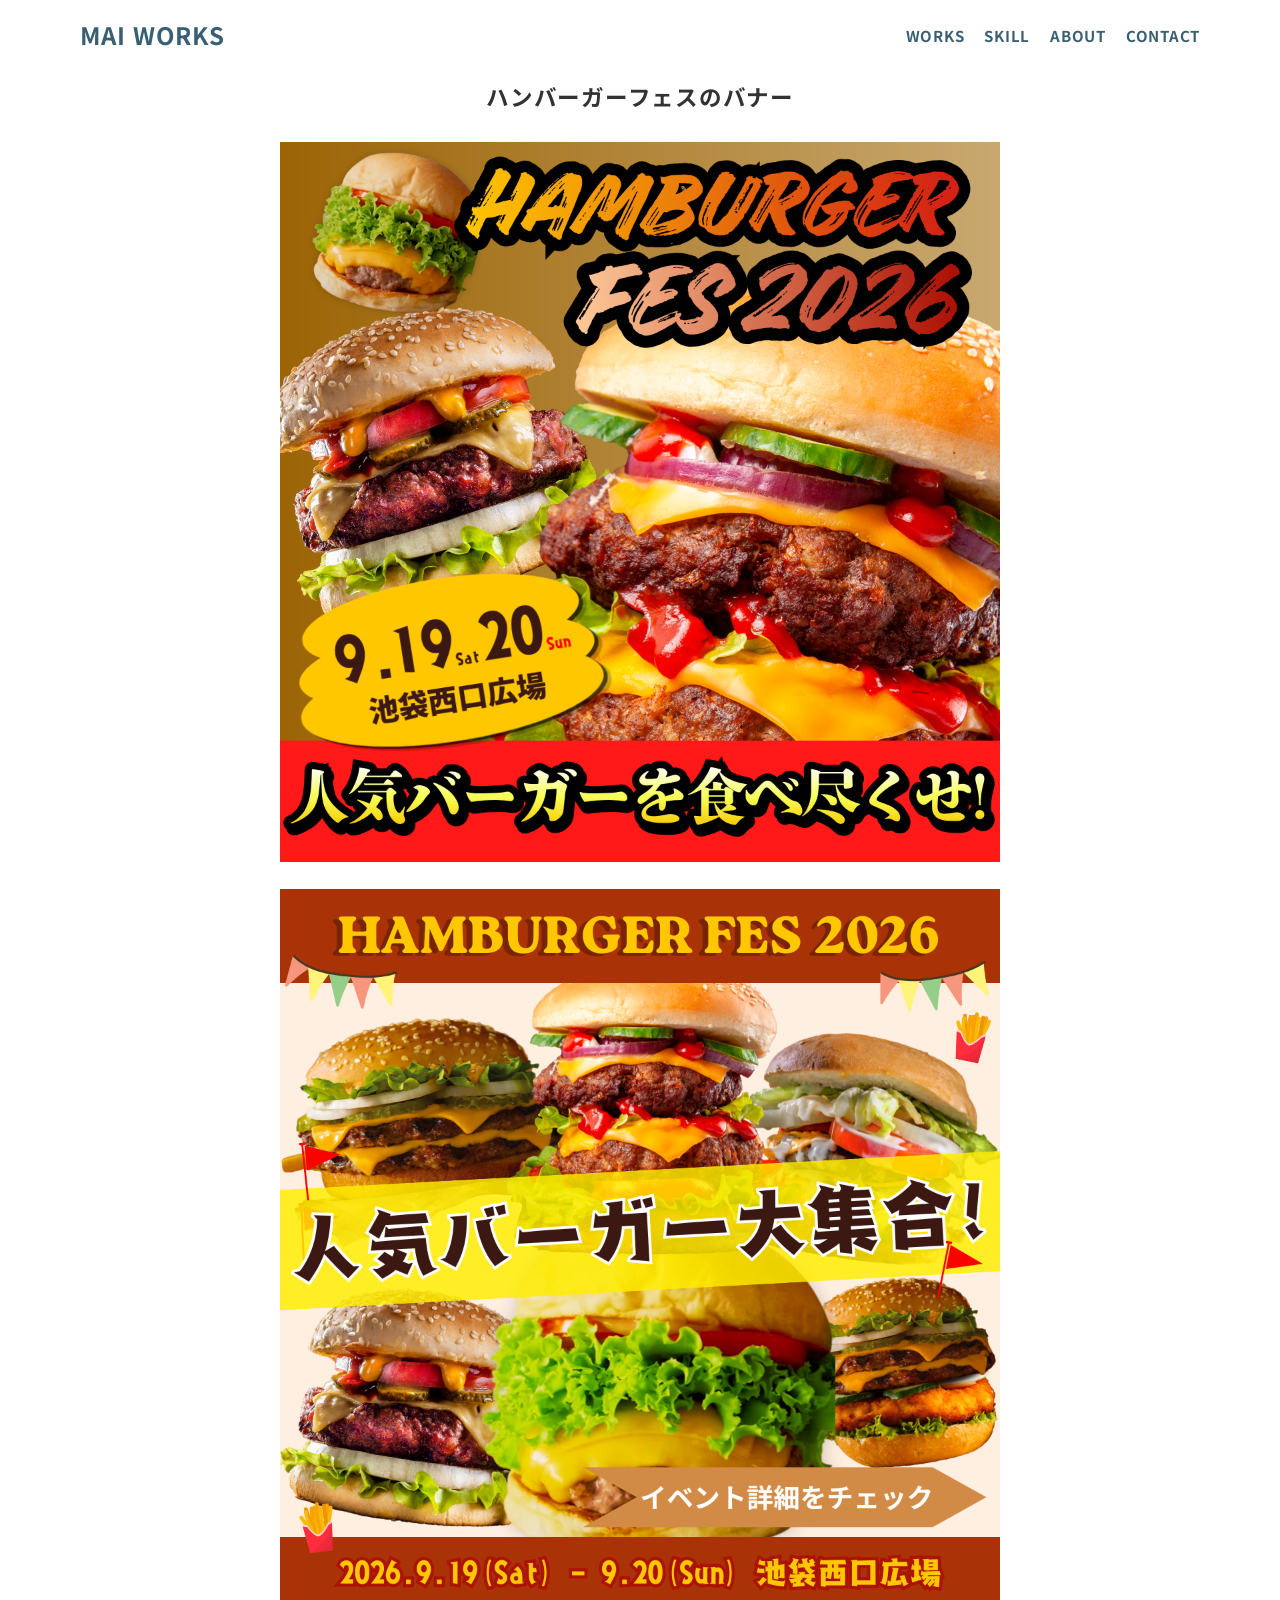
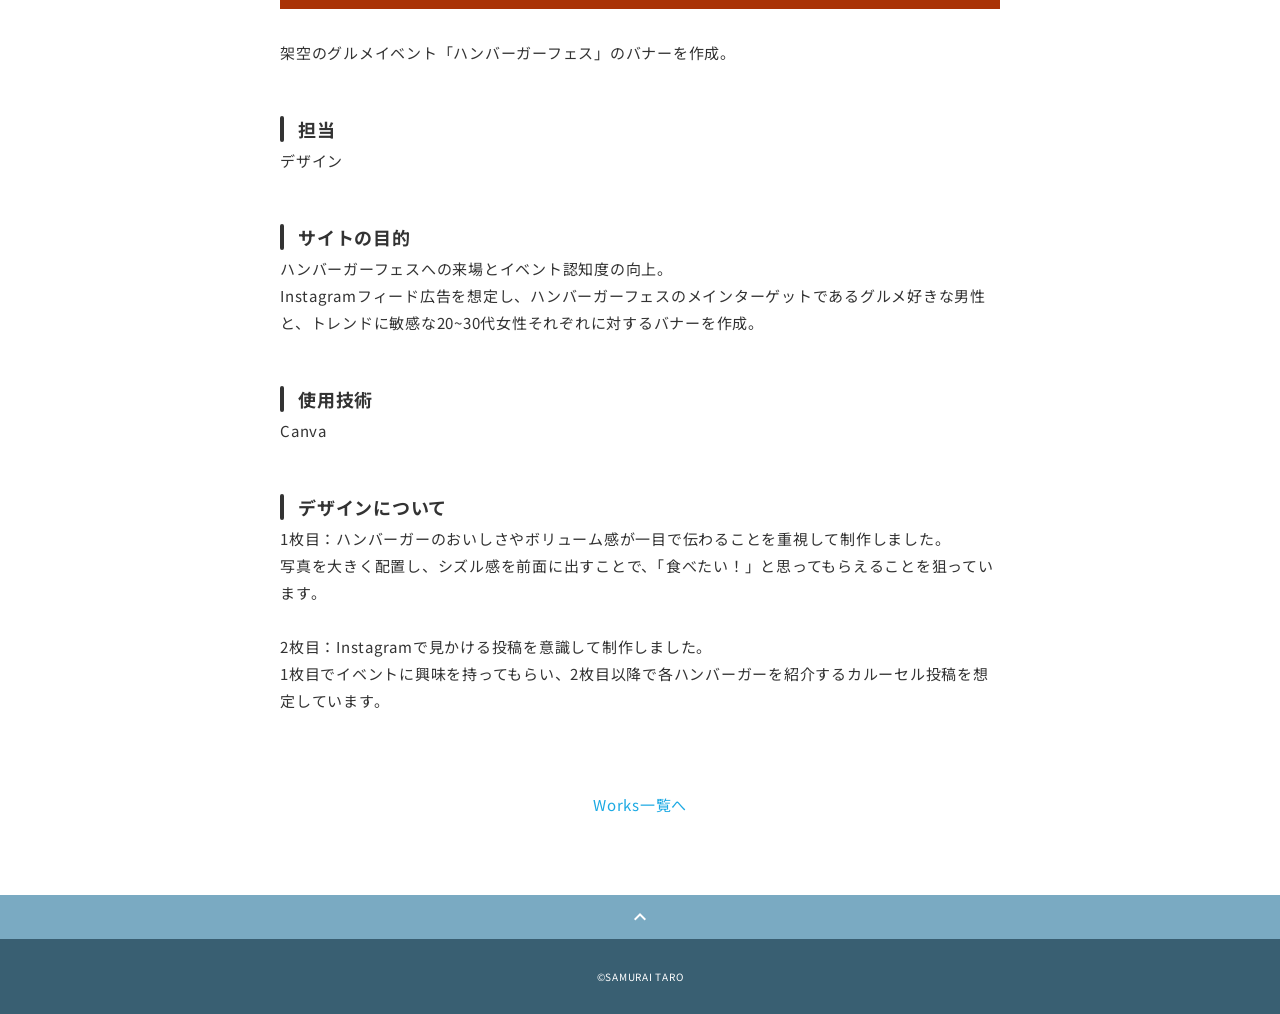
<file: works-5.html>
<!DOCTYPE html>
<html>
<head>
  <meta charset="utf-8">
  <meta name="viewport" content="width=device-width, initial-scale=1.0, maximum-scale=1.0, minimum-scale=1.0">
  <title>MAI WORKS</title>
  <link rel="preconnect" href="https://fonts.gstatic.com">
  <link href="https://fonts.googleapis.com/css2?family=Montserrat:wght@400;700&display=swap" rel="stylesheet">
  <link href="https://fonts.googleapis.com/css?family=Material+Icons+Outlined" rel="stylesheet">
  <link href="css/ress.css" media="all" rel="stylesheet" type="text/css" />
  <link href="css/style.css" media="all" rel="stylesheet" type="text/css" />
</head>

<body>
  <div class="wrapper">

    <!-- header -->
    <header class="header ">
      <div class="container">
        <h1 class="header-logo">
          <a href="index.html">MAI WORKS</a>
        </h1>
        <nav class="gnav">
          <ul class="gnav-list">
            <li class="gnav-item"><a href="index.html#works">WORKS</a></li>
            <li class="gnav-item"><a href="index.html#skill">SKILL</a></li>
            <li class="gnav-item"><a href="index.html#about">ABOUT</a></li>
            <li class="gnav-item"><a href="index.html#contact">CONTACT</a></li>
          </ul>
        </nav>
      </div>
    </header>
    <!-- /header -->

    <main class="content">

      <article class="article">
        <div class="article-container">
          <h2 class="article-title">ハンバーガーフェスのバナー</h2>
          <div class="article-body">
            <p>
              <img src="img/works-detail/works-5_A.png" alt="works-5_A">
              <br><br>
              <img src="img/works-detail/works-5_B.png" alt="works-5_B">
            </p>
            <p>
              架空のグルメイベント「ハンバーガーフェス」のバナーを作成。
            </p>
            <h3>担当</h3>
            <p>デザイン</p>
            <h3>サイトの目的</h3>
            <p>
              ハンバーガーフェスへの来場とイベント認知度の向上。<br>
              Instagramフィード広告を想定し、ハンバーガーフェスのメインターゲットであるグルメ好きな男性と、トレンドに敏感な20~30代女性それぞれに対するバナーを作成。
            </p>
            <h3>使用技術</h3>
            <p>Canva</p>
            <h3>デザインについて</h3>
            <p>
              1枚目：ハンバーガーのおいしさやボリューム感が一目で伝わることを重視して制作しました。<br>
              写真を大きく配置し、シズル感を前面に出すことで、「食べたい！」と思ってもらえることを狙っています。<br>
              <br>
              2枚目：Instagramで見かける投稿を意識して制作しました。<br>
              1枚目でイベントに興味を持ってもらい、2枚目以降で各ハンバーガーを紹介するカルーセル投稿を想定しています。
            </p>
          </div>
          <div class="home-link">
            <a href="index.html#works">Works一覧へ</a>
          </div>
        </div>
      </article>

      <div class="page-top" id="js-page-top">
        <span class="material-icons-outlined">expand_less</span>
      </div>
    </main>

    <!-- footer -->
    <footer class="footer">
      <div class="copyright">&copy;SAMURAI TARO</div>
    </footer>
    <!-- /footer -->

  </div>
  <script src="https://ajax.googleapis.com/ajax/libs/jquery/3.6.0/jquery.min.js"></script>
  <script type='text/javascript' src="js/script.js"></script>
</body>
</html>
</file>
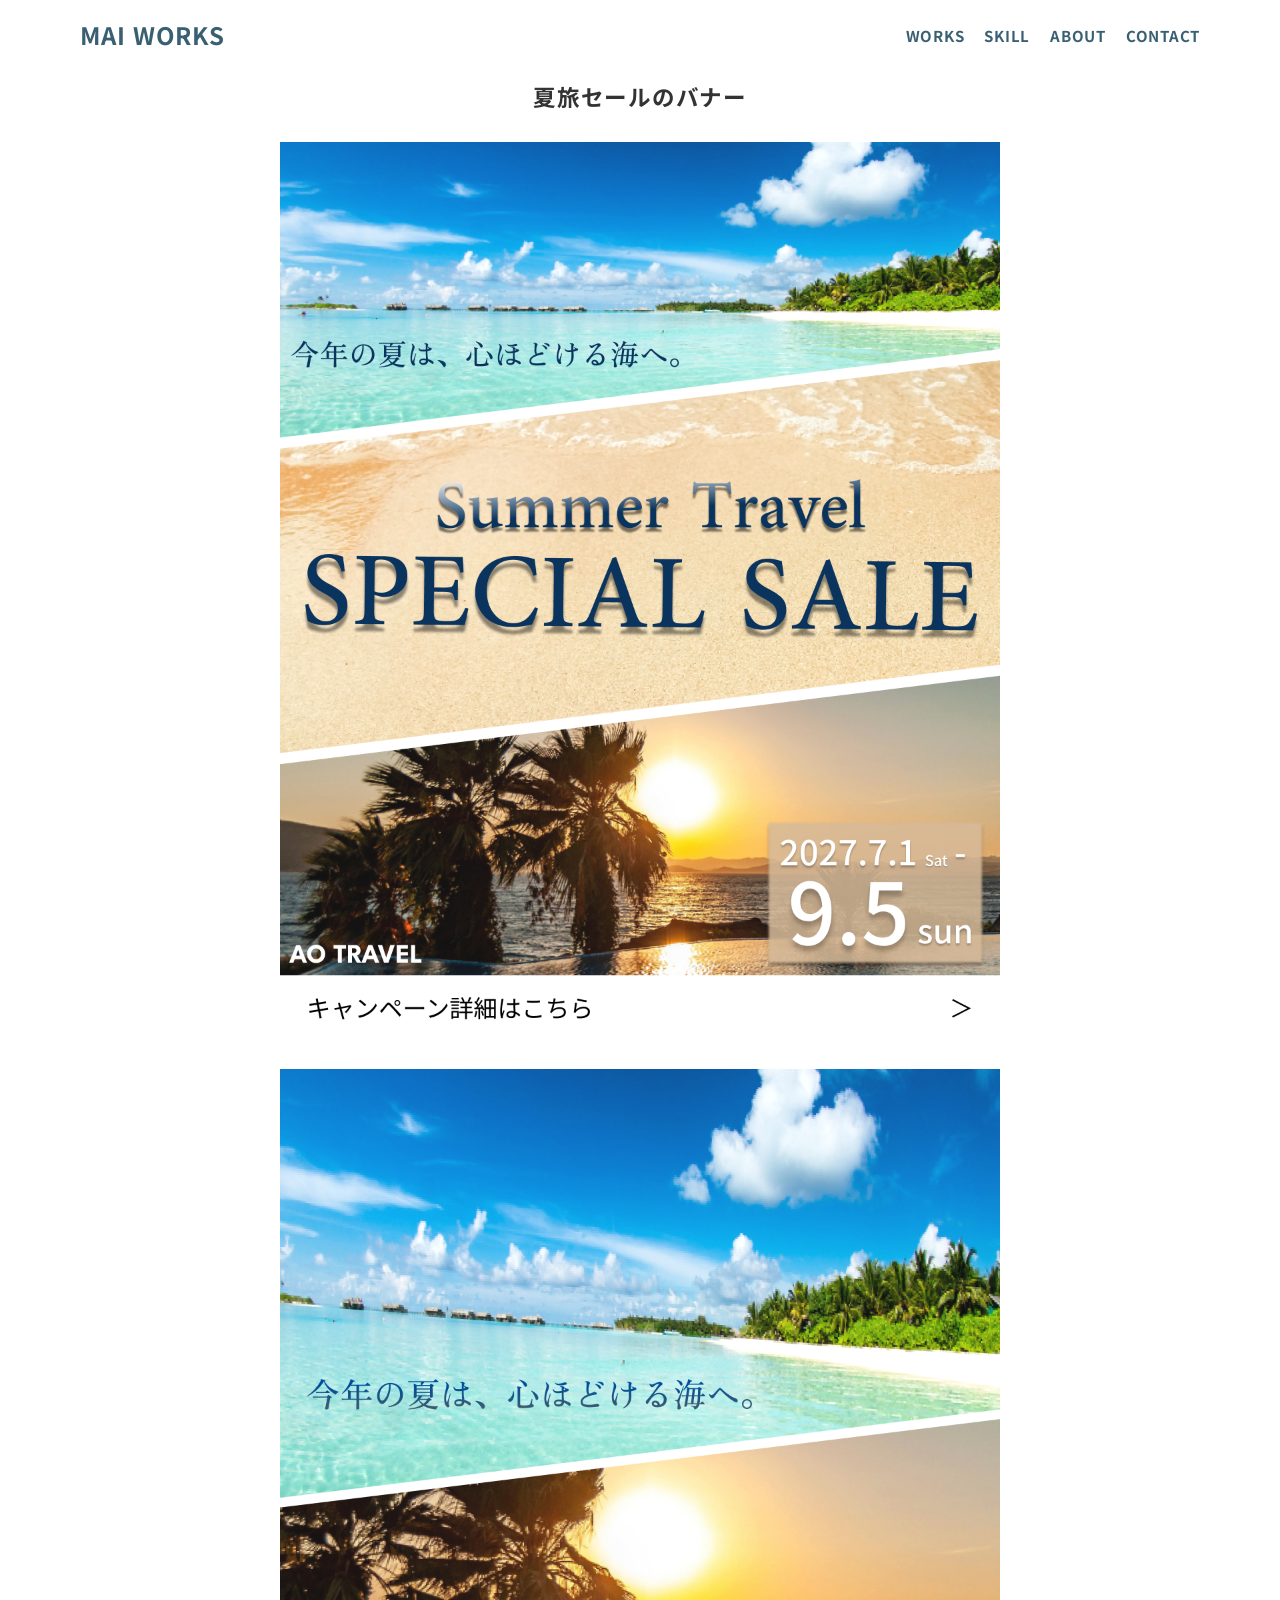
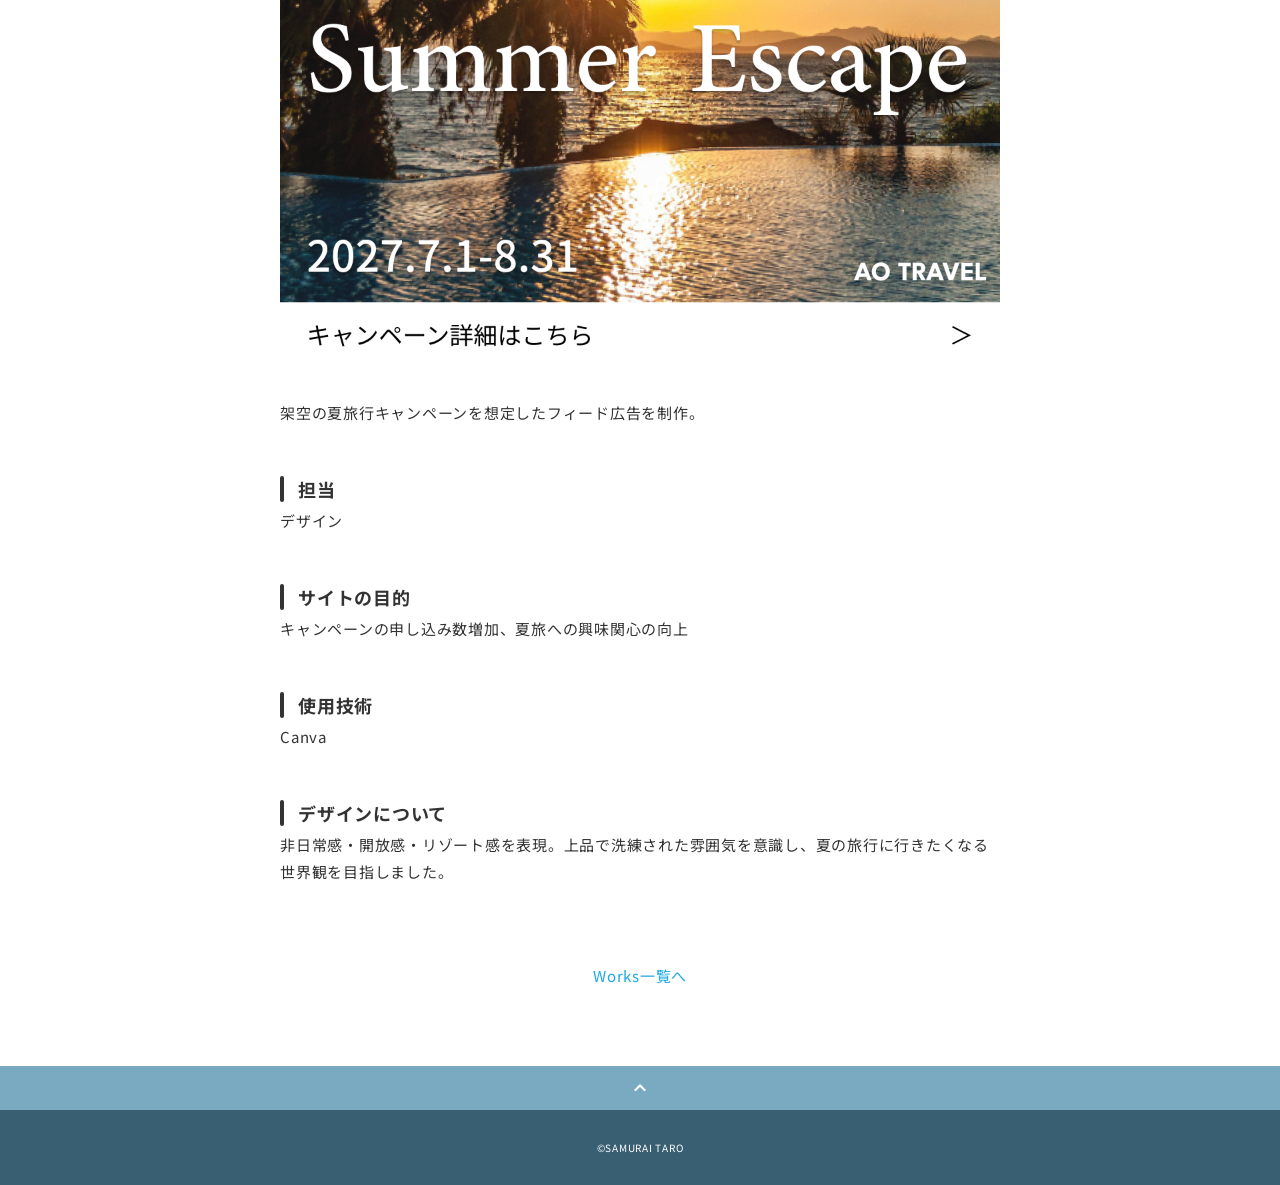
<file: works-6.html>
<!DOCTYPE html>
<html>
<head>
  <meta charset="utf-8">
  <meta name="viewport" content="width=device-width, initial-scale=1.0, maximum-scale=1.0, minimum-scale=1.0">
  <title>MAI WORKS</title>
  <link rel="preconnect" href="https://fonts.gstatic.com">
  <link href="https://fonts.googleapis.com/css2?family=Montserrat:wght@400;700&display=swap" rel="stylesheet">
  <link href="https://fonts.googleapis.com/css?family=Material+Icons+Outlined" rel="stylesheet">
  <link href="css/ress.css" media="all" rel="stylesheet" type="text/css" />
  <link href="css/style.css" media="all" rel="stylesheet" type="text/css" />
</head>

<body>
  <div class="wrapper">

    <!-- header -->
    <header class="header ">
      <div class="container">
        <h1 class="header-logo">
          <a href="index.html">MAI WORKS</a>
        </h1>
        <nav class="gnav">
          <ul class="gnav-list">
            <li class="gnav-item"><a href="index.html#works">WORKS</a></li>
            <li class="gnav-item"><a href="index.html#skill">SKILL</a></li>
            <li class="gnav-item"><a href="index.html#about">ABOUT</a></li>
            <li class="gnav-item"><a href="index.html#contact">CONTACT</a></li>
          </ul>
        </nav>
      </div>
    </header>
    <!-- /header -->

    <main class="content">

      <article class="article">
        <div class="article-container">
          <h2 class="article-title">夏旅セールのバナー</h2>
          <div class="article-body">
            <p>
              <img src="img/works-detail/works-6_A.png" alt="works-6_A">
              <br><br>
              <img src="img/works-detail/works-6_B.png" alt="works-6_B">

            </p>
            <p>
              架空の夏旅行キャンペーンを想定したフィード広告を制作。
            </p>
            <h3>担当</h3>
            <p>デザイン</p>
            <h3>サイトの目的</h3>
            <p>キャンペーンの申し込み数増加、夏旅への興味関心の向上</p>
            <h3>使用技術</h3>
            <p>Canva</p>
            <h3>デザインについて</h3>
            <p>
              非日常感・開放感・リゾート感を表現。上品で洗練された雰囲気を意識し、夏の旅行に行きたくなる世界観を目指しました。
            </p>
          </div>
          <div class="home-link">
            <a href="index.html#works">Works一覧へ</a>
          </div>
        </div>
      </article>

      <div class="page-top" id="js-page-top">
        <span class="material-icons-outlined">expand_less</span>
      </div>
    </main>

    <!-- footer -->
    <footer class="footer">
      <div class="copyright">&copy;SAMURAI TARO</div>
    </footer>
    <!-- /footer -->

  </div>
  <script src="https://ajax.googleapis.com/ajax/libs/jquery/3.6.0/jquery.min.js"></script>
  <script type='text/javascript' src="js/script.js"></script>
</body>
</html>
</file>
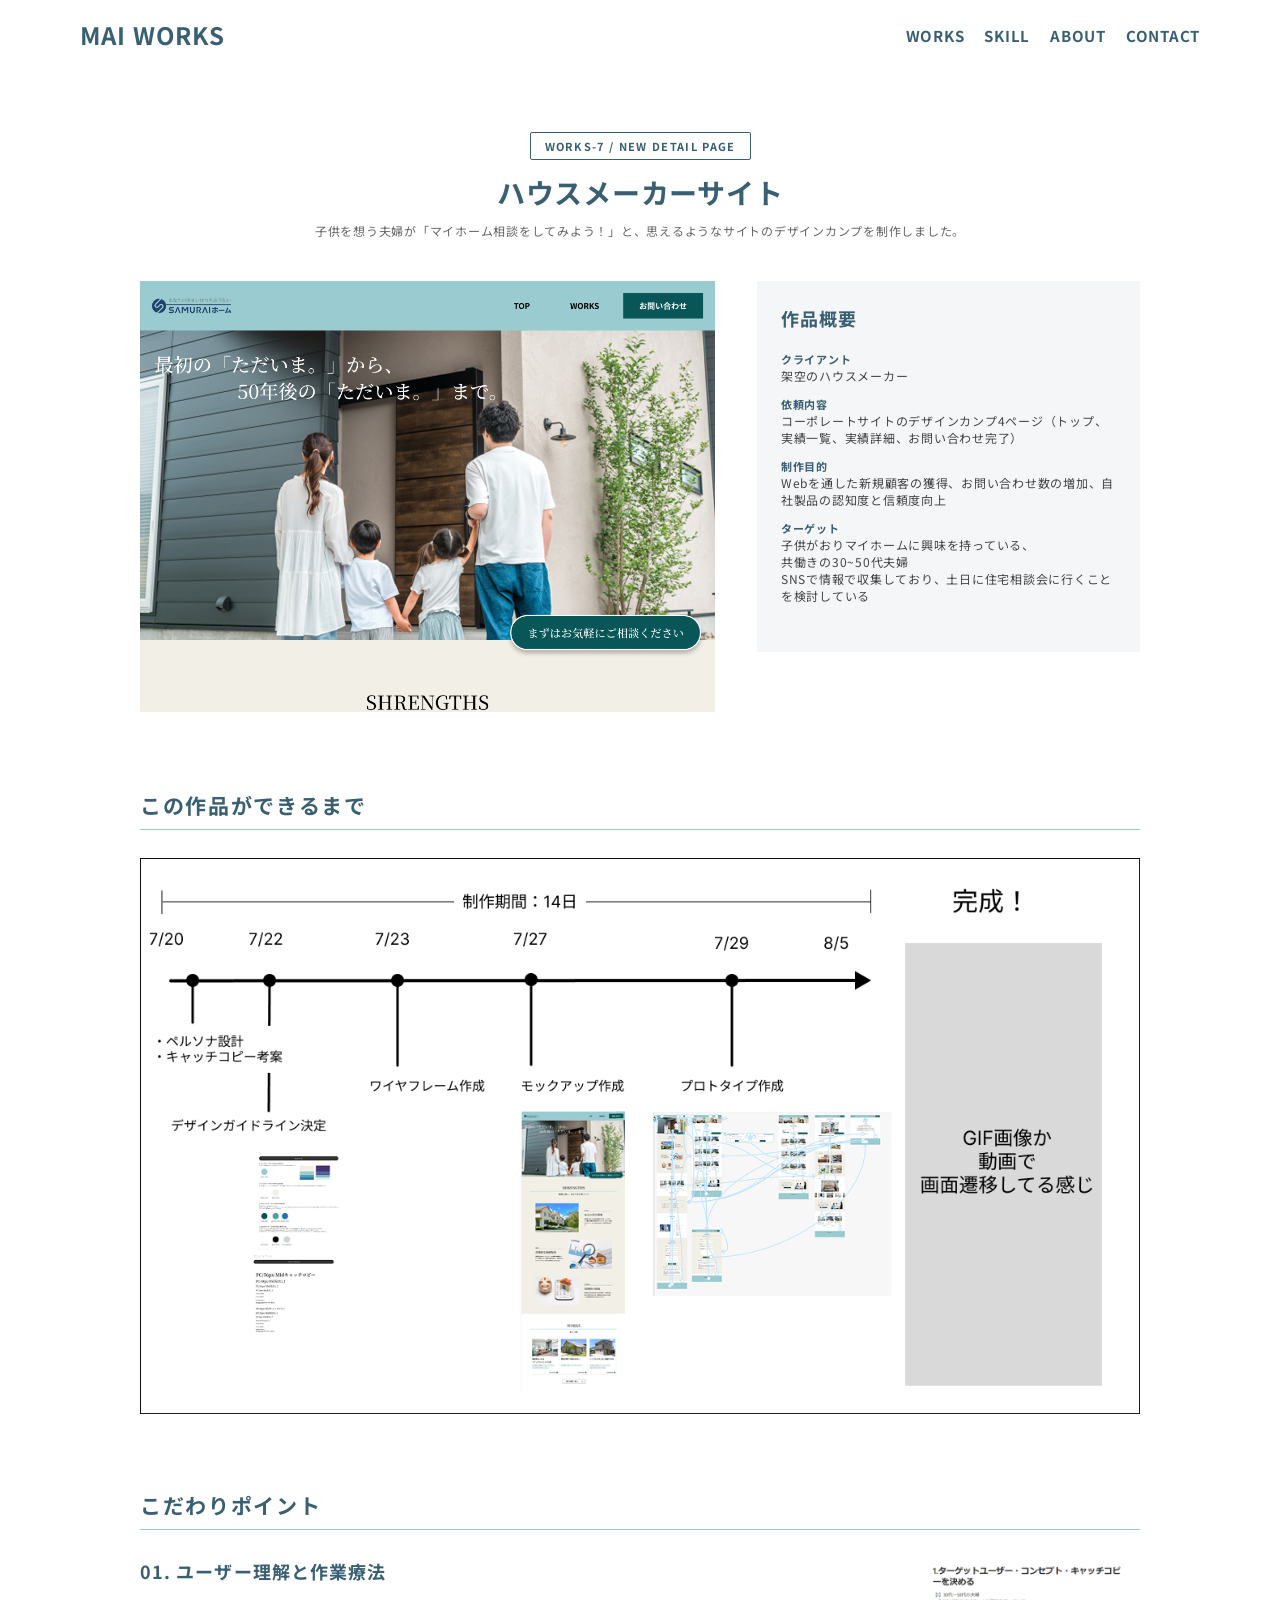
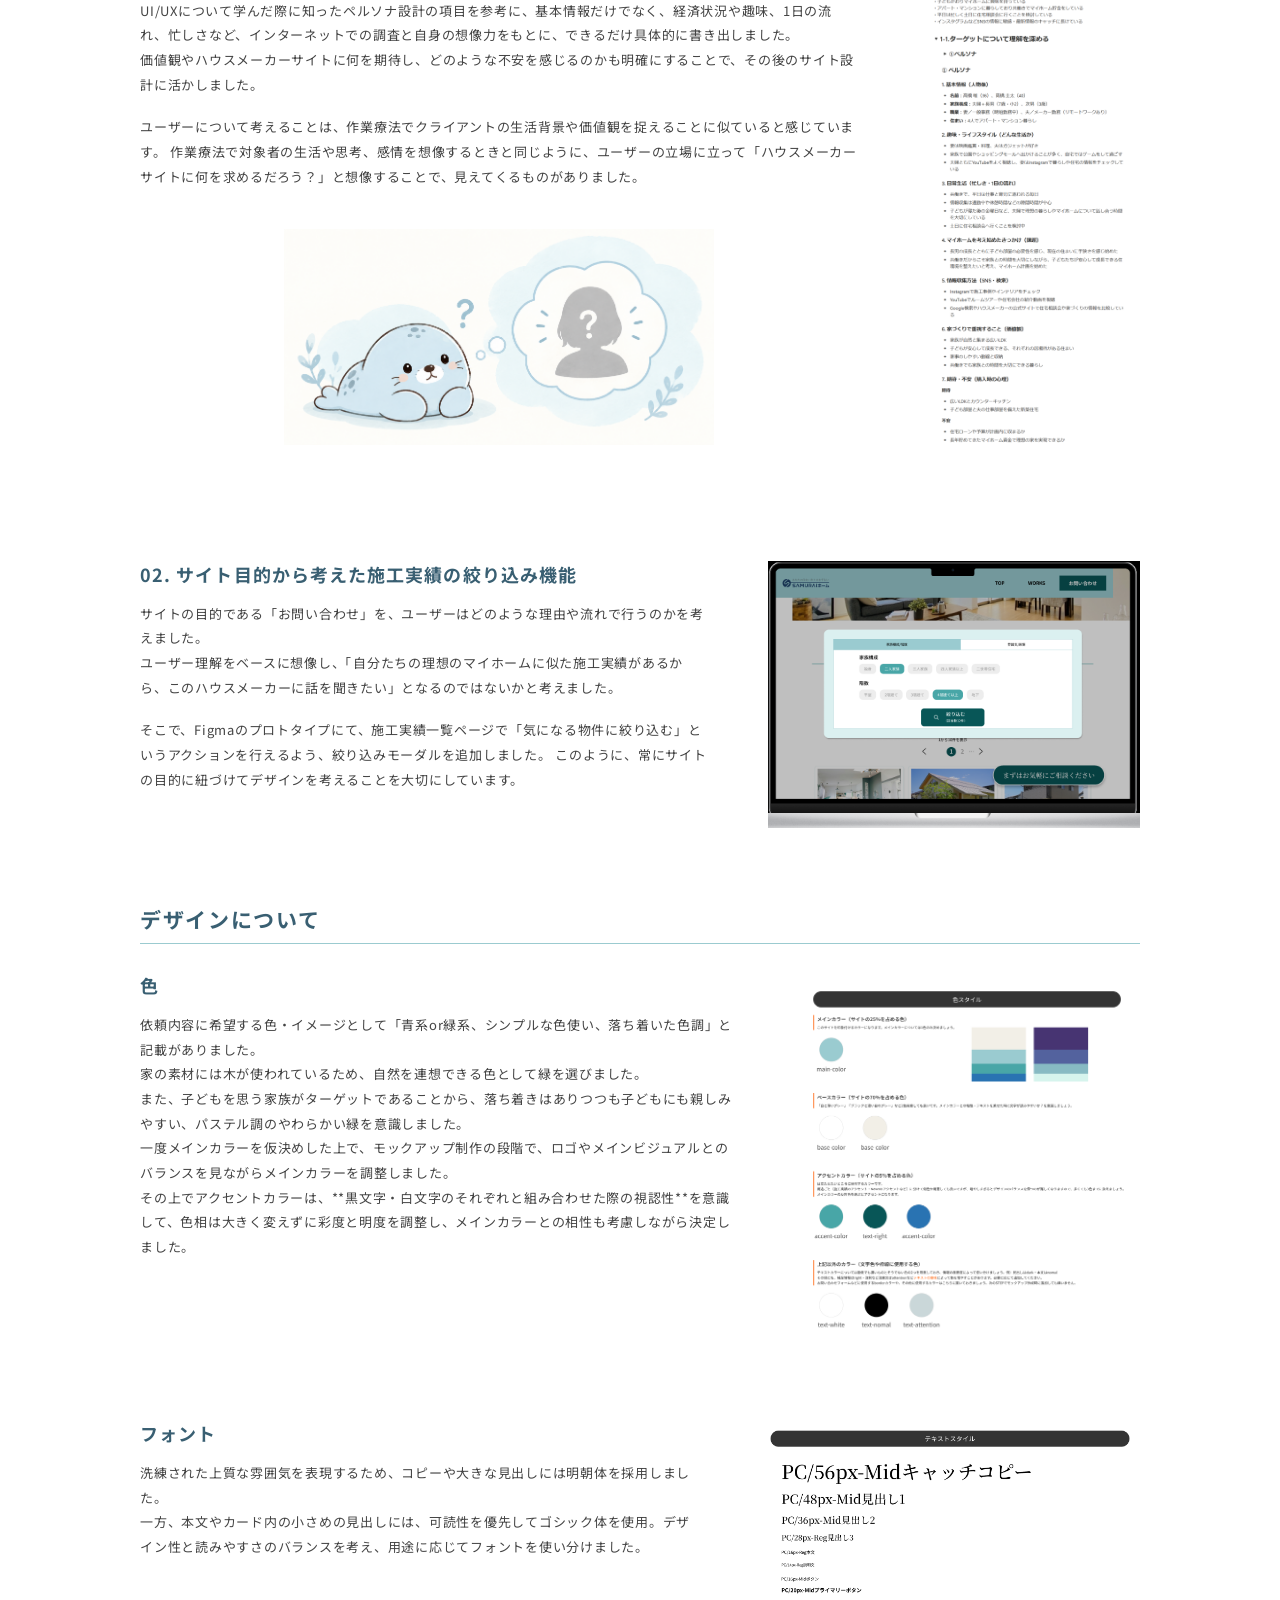
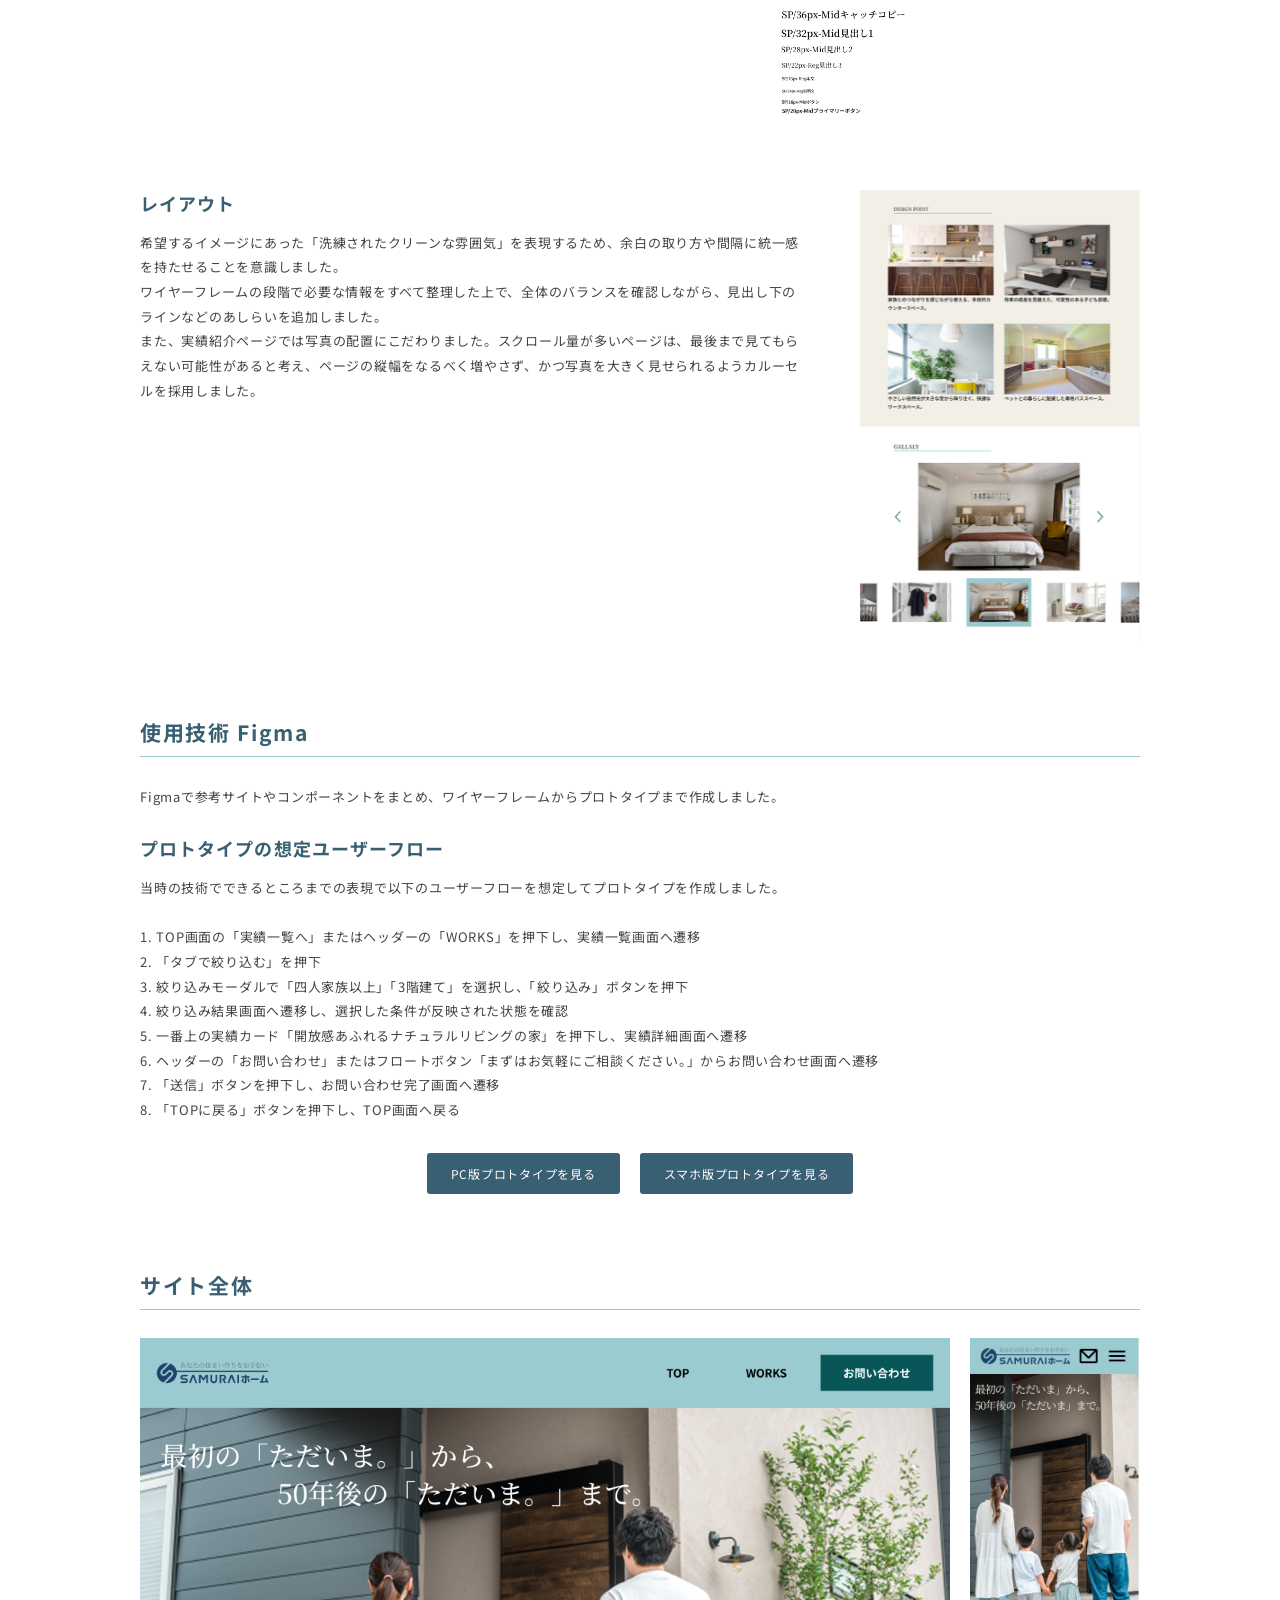
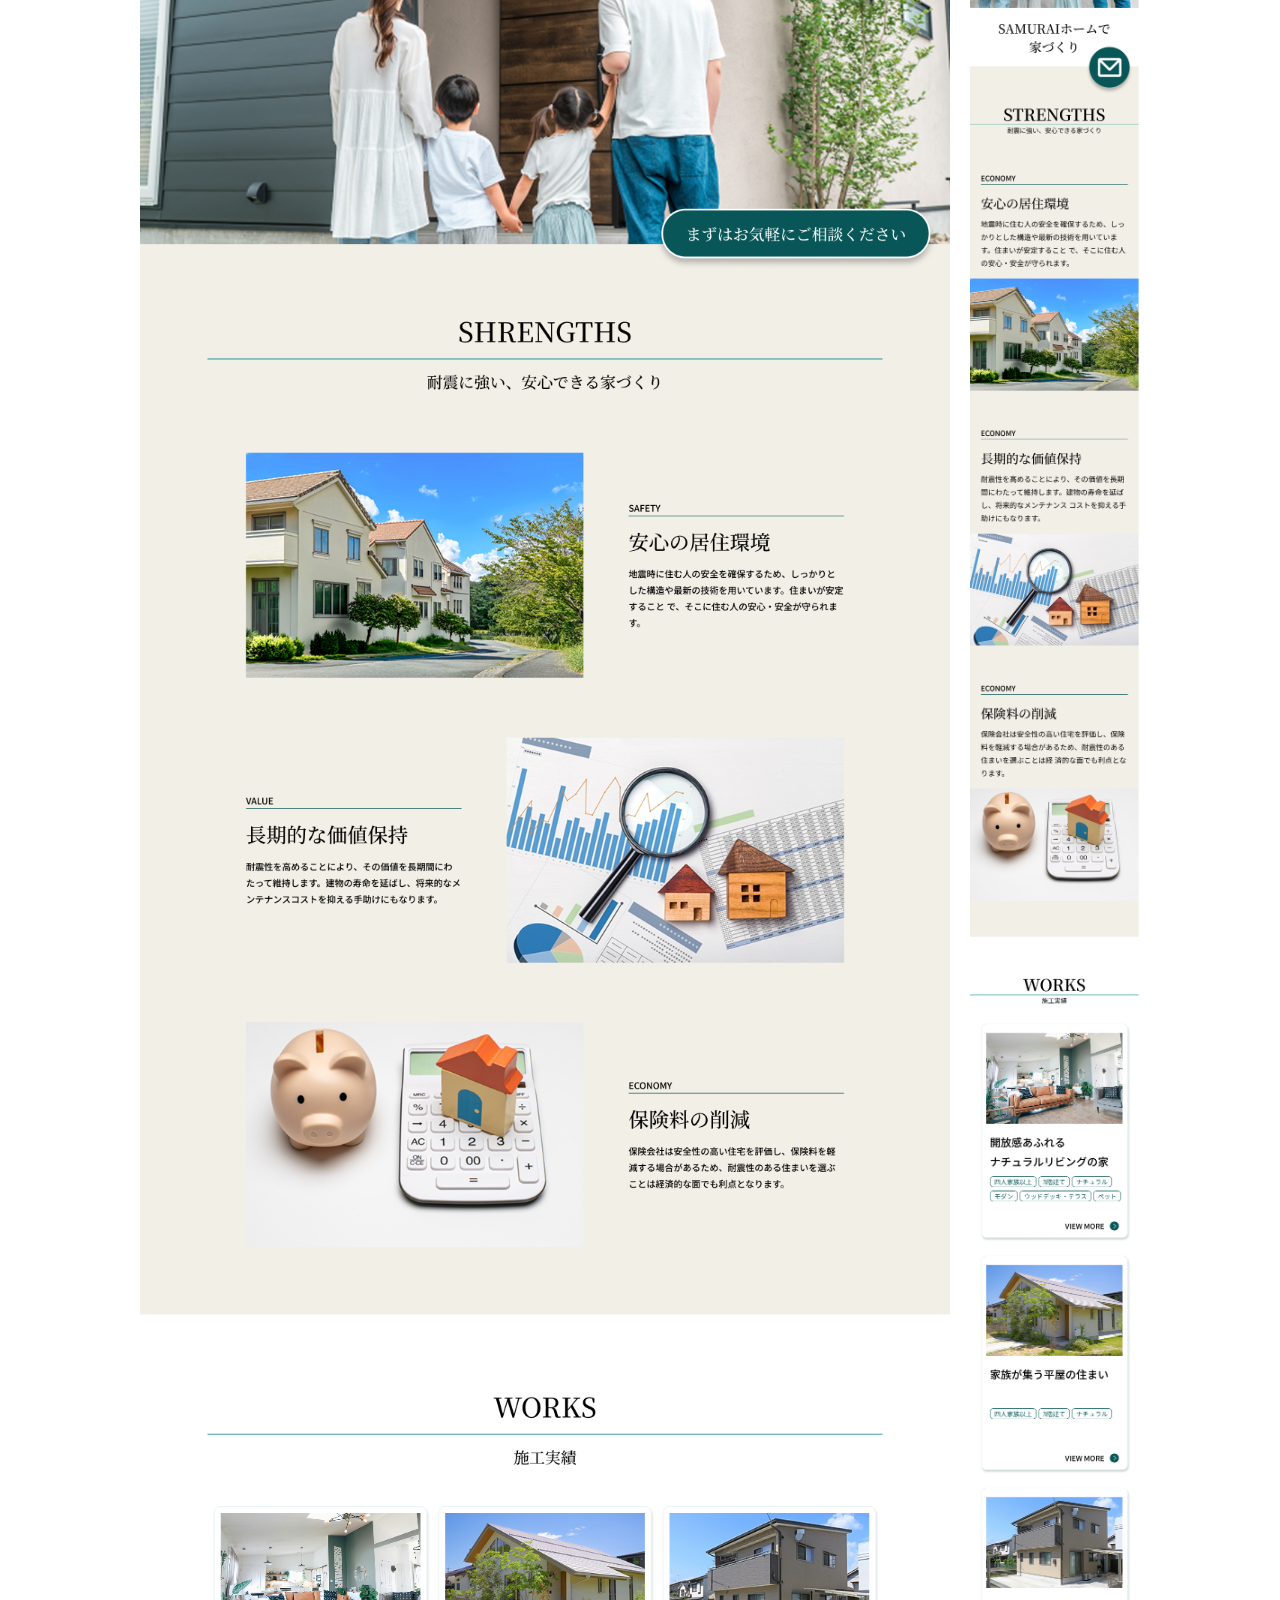
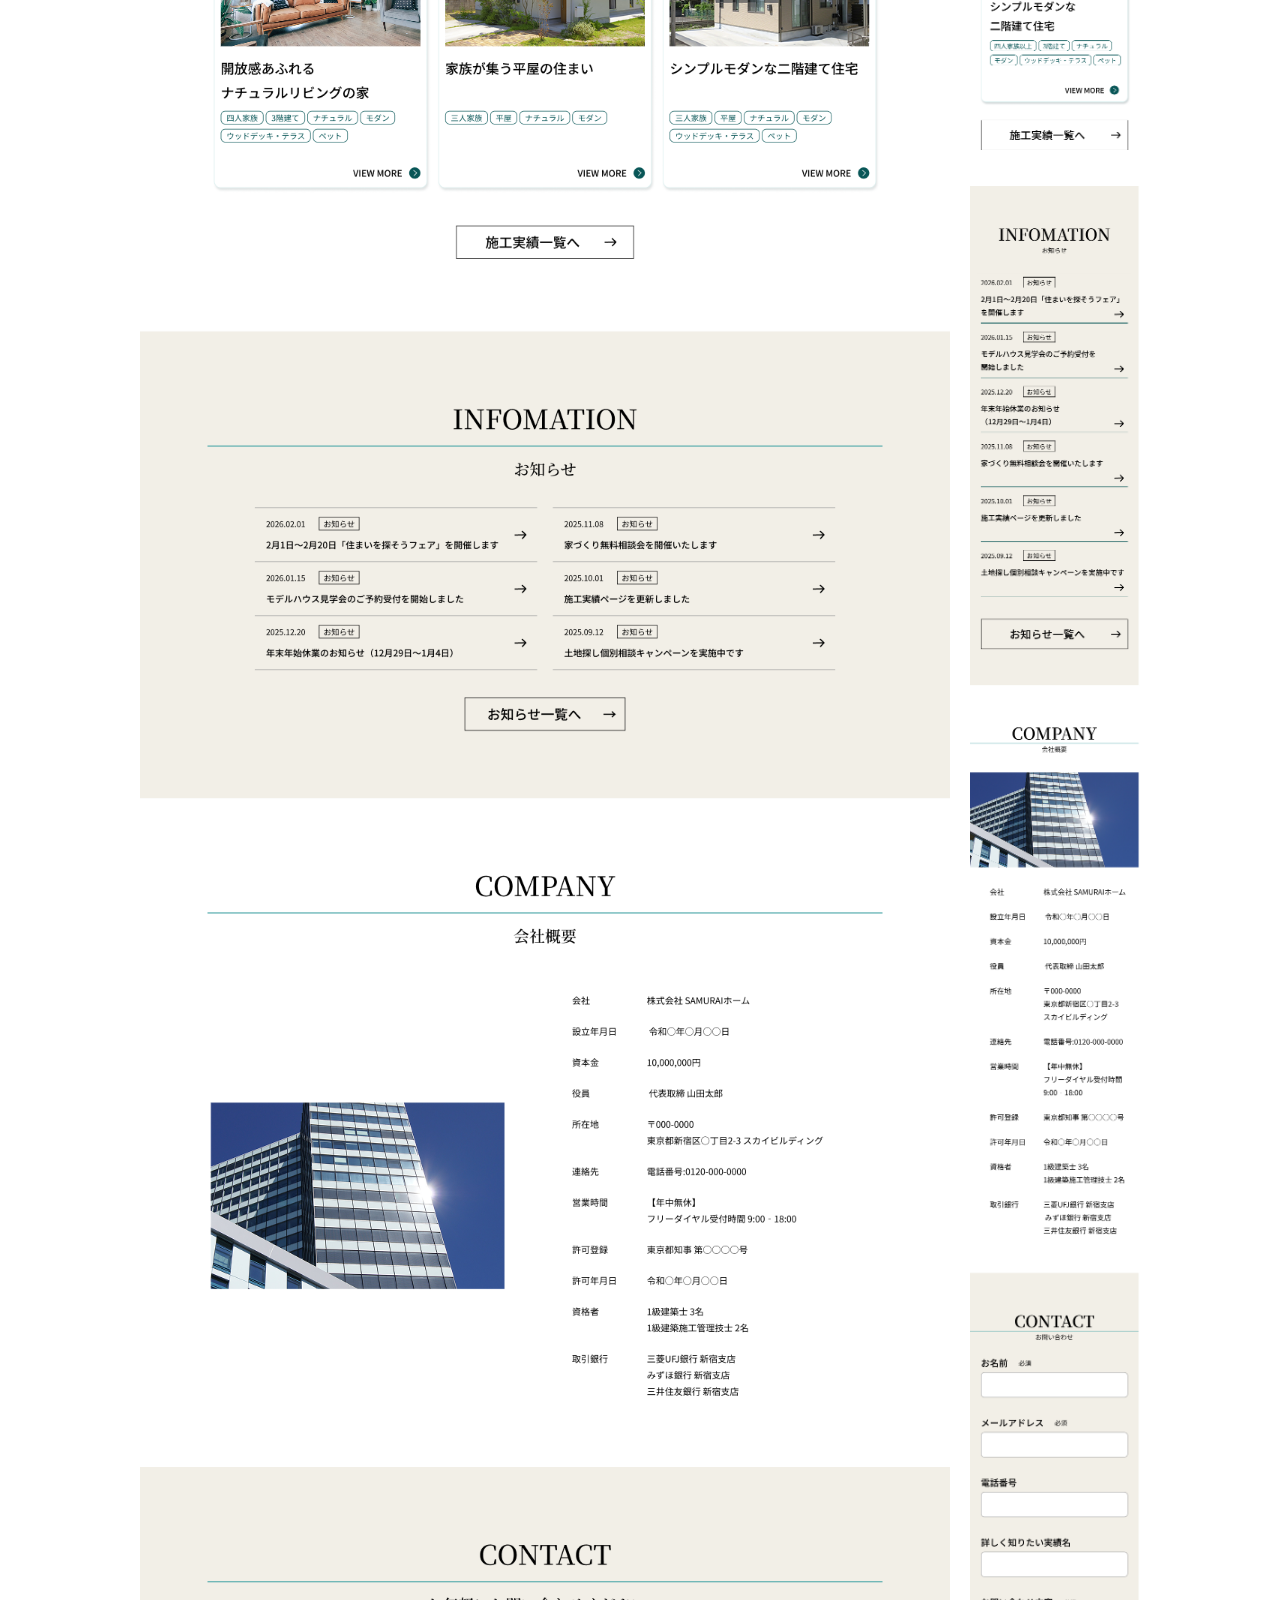
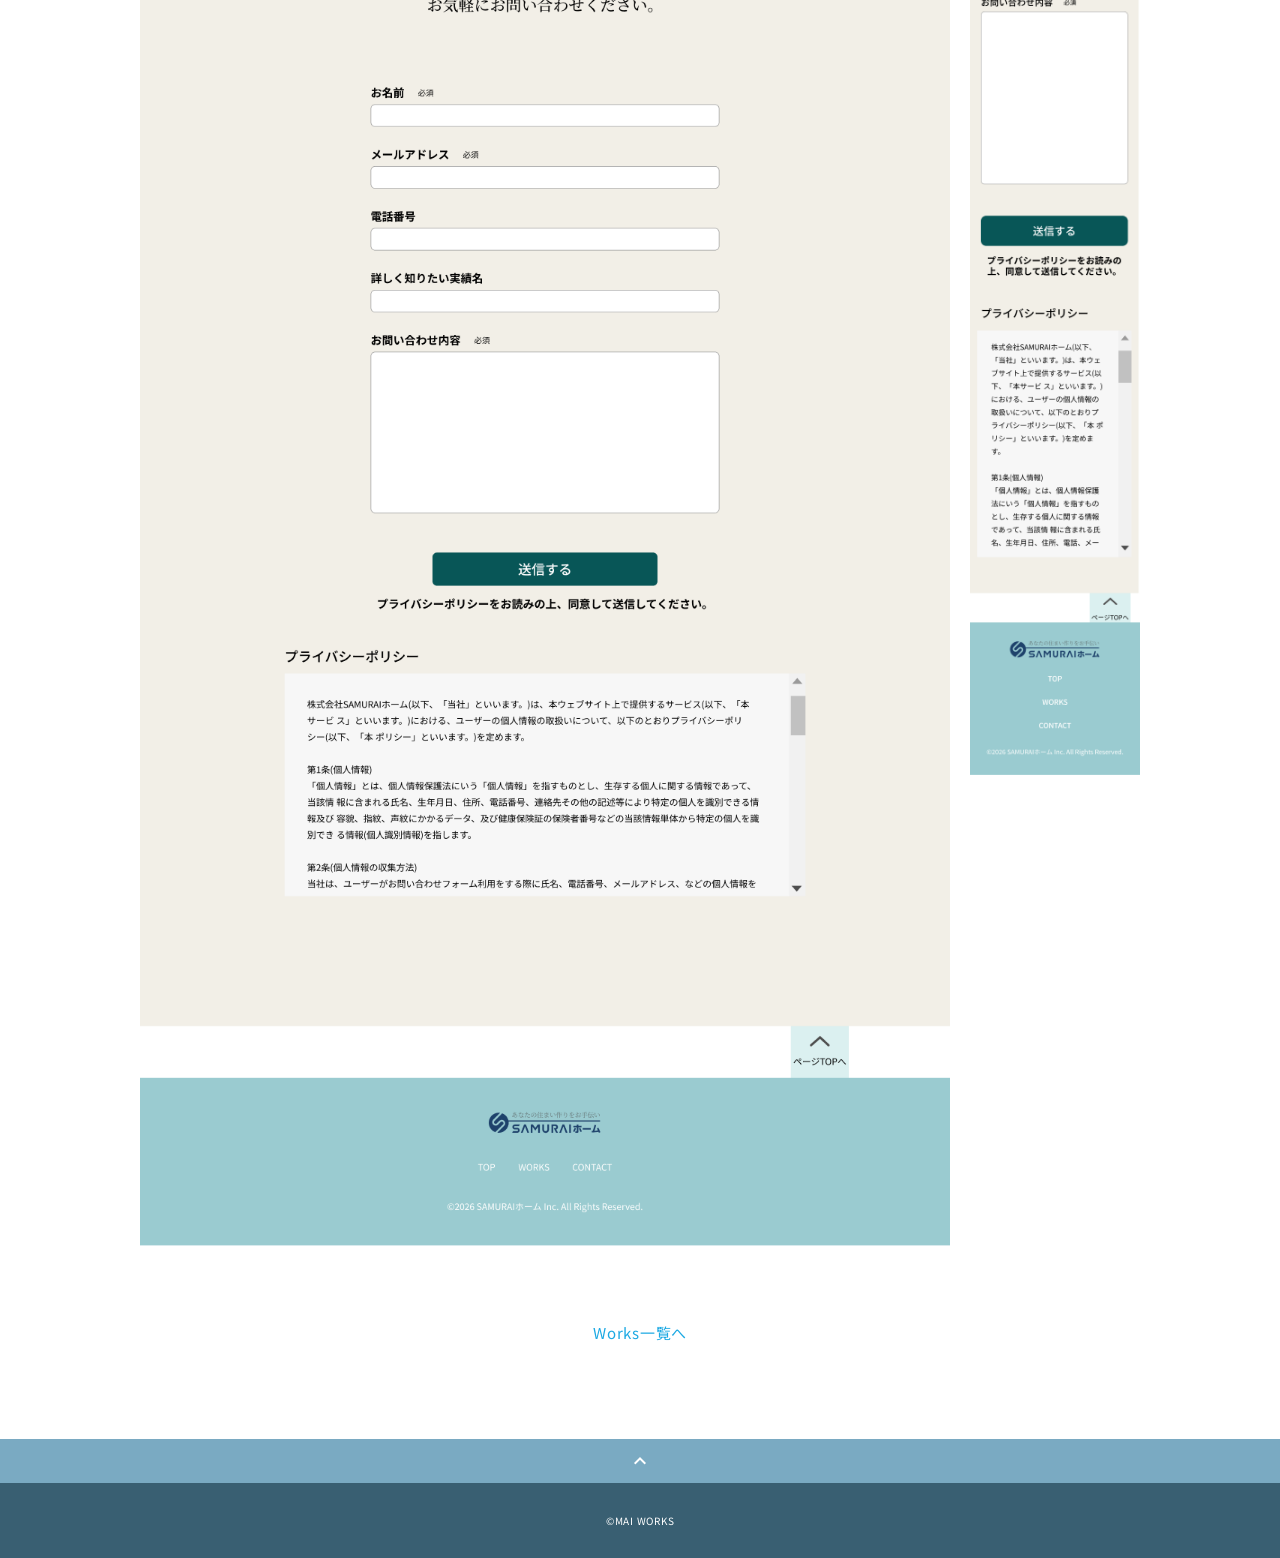
<file: works-7.html>
<!doctype html>
<html lang="ja">
  <head>
    <meta charset="utf-8" />
    <meta
      name="viewport"
      content="width=device-width, initial-scale=1.0, maximum-scale=1.0, minimum-scale=1.0"
    />
    <title>ハウスメーカーサイト | MAI WORKS</title>
    <link rel="preconnect" href="https://fonts.googleapis.com" />
    <link rel="preconnect" href="https://fonts.gstatic.com" crossorigin />
    <link
      href="https://fonts.googleapis.com/css2?family=Noto+Sans+JP:wght@400;500;600;700&display=swap"
      rel="stylesheet"
    />
    <link href="https://fonts.googleapis.com/css?family=Material+Icons+Outlined" rel="stylesheet" />
    <link href="css/ress.css" media="all" rel="stylesheet" type="text/css" />
    <link href="css/style.css" media="all" rel="stylesheet" type="text/css" />
  </head>

  <body>
    <div class="wrapper works7-page">
      <header class="header">
        <div class="container">
          <h1 class="header-logo"><a href="index.html">MAI WORKS</a></h1>
          <nav class="gnav">
            <ul class="gnav-list">
              <li class="gnav-item"><a href="index.html#works">WORKS</a></li>
              <li class="gnav-item"><a href="index.html#skill">SKILL</a></li>
              <li class="gnav-item"><a href="index.html#about">ABOUT</a></li>
              <li class="gnav-item"><a href="index.html#contact">CONTACT</a></li>
            </ul>
          </nav>
        </div>
      </header>

      <main class="content">
        <article class="works7-article">
          <div class="works7-body">
            <p class="works7-label">WORKS-7 / NEW DETAIL PAGE</p>
            <h2 class="works7-title">ハウスメーカーサイト</h2>
            <p class="works7-subtitle">子供を想う夫婦が「マイホーム相談をしてみよう！」と、思えるようなサイトのデザインカンプを制作しました。</p>

            <!-- FV・作品概要 -->
            <section class="works7-overview" aria-label="作品概要">
              <div class="works-top-img">
                <img src="img/works-7/figma_hp.png" alt="ハウスメーカーサイトのメイン画像" />
              </div>
              <div class="works7-summary">
                <h3>作品概要</h3>
                <dl>
                  <dt>クライアント</dt>
                  <dd>架空のハウスメーカー</dd>
                  <dt>依頼内容</dt>
                  <dd>コーポレートサイトのデザインカンプ4ページ（トップ、実績一覧、実績詳細、お問い合わせ完了）</dd>
                  <dt>制作目的</dt>
                  <dd>Webを通した新規顧客の獲得、お問い合わせ数の増加、自社製品の認知度と信頼度向上</dd>
                  <dt>ターゲット</dt>
                  <dd>子供がおりマイホームに興味を持っている、<br>共働きの30~50代夫婦<br>SNSで情報で収集しており、土日に住宅相談会に行くことを検討している</dd>
                </dl>
              </div>
            </section>

            <!-- この作品ができるまで -->
            <section class="works7-section">
              <h2>この作品ができるまで</h2>
              <div class="works7-flow">
                <img src="img/works-7/design-process.png" alt="デザイン制作の流れ" />
              </div>
            </section>

            <!-- こだわりポイント -->
            <section class="works7-section">
              <h2>こだわりポイント</h2>
              <div class="works7-section-layout">
                <div class="works7-section-copy">
                  <h3>01. ユーザー理解と作業療法</h3>
                  <p>
                    UI/UXについて学んだ際に知ったペルソナ設計の項目を参考に、基本情報だけでなく、経済状況や趣味、1日の流れ、忙しさなど、インターネットでの調査と自身の想像力をもとに、できるだけ具体的に書き出しました。<br />
                    価値観やハウスメーカーサイトに何を期待し、どのような不安を感じるのかも明確にすることで、その後のサイト設計に活かしました。
                  </p>
                  <p>
                    ユーザーについて考えることは、作業療法でクライアントの生活背景や価値観を捉えることに似ていると感じています。
                    作業療法で対象者の生活や思考、感情を想像するときと同じように、ユーザーの立場に立って「ハウスメーカーサイトに何を求めるだろう？」と想像することで、見えてくるものがありました。
                  </p>
                  <img
                    class="point-1-illustration"
                    src="img/works-7/seal-thinking.png"
                    alt="考えるアザラシ"
                  />
                </div>
                <div class="works7-section-image point-1-image">
                  <img src="img/works-7/design-highlight-1.png" alt="ペルソナ設計の画像" />
                </div>
              </div>
            </section>

            <section class="works7-section">
              <div class="works7-section-layout">
                <div class="works7-section-copy">
                  <h3>02. サイト目的から考えた施工実績の絞り込み機能</h3>
                  <p>
                    サイトの目的である「お問い合わせ」を、ユーザーはどのような理由や流れで行うのかを考えました。<br />
                    ユーザー理解をベースに想像し、「自分たちの理想のマイホームに似た施工実績があるから、このハウスメーカーに話を聞きたい」となるのではないかと考えました。
                  </p>
                  <p>
                    そこで、Figmaのプロトタイプにて、施工実績一覧ページで「気になる物件に絞り込む」というアクションを行えるよう、絞り込みモーダルを追加しました。
                    このように、常にサイトの目的に紐づけてデザインを考えることを大切にしています。
                  </p>
                </div>
                <div class="works7-section-image point-2-image">
                  <img
                    src="img/works-7/design-highlight-2.png"
                    alt="施工実績の絞り込み機能の画像"
                  />
                </div>
              </div>
            </section>

            <section class="works7-section">
              <h2>デザインについて</h2>
              <div class="works7-section-layout">
                <div class="works7-section-copy">
                  <h3>色</h3>
                  <p>
                    依頼内容に希望する色・イメージとして「青系or緑系、シンプルな色使い、落ち着いた色調」と記載がありました。<br>
                    家の素材には木が使われているため、自然を連想できる色として緑を選びました。<br>
                    また、子どもを思う家族がターゲットであることから、落ち着きはありつつも子どもにも親しみやすい、パステル調のやわらかい緑を意識しました。<br>
                    一度メインカラーを仮決めした上で、モックアップ制作の段階で、ロゴやメインビジュアルとのバランスを見ながらメインカラーを調整しました。<br>
                    その上でアクセントカラーは、**黒文字・白文字のそれぞれと組み合わせた際の視認性**を意識して、色相は大きく変えずに彩度と明度を調整し、メインカラーとの相性も考慮しながら決定しました。
                  </p>
                </div>
                <div class="works7-section-image">
                  <img
                    src="img/works-7/design-color.png"
                    alt="色の画像"
                  />
                </div>
              </div>

              <div class="works7-section-layout">
                <div class="works7-section-copy">
                  <h3>フォント</h3>
                  <p>
                    洗練された上質な雰囲気を表現するため、コピーや大きな見出しには明朝体を採用しました。<br>
                    一方、本文やカード内の小さめの見出しには、可読性を優先してゴシック体を使用。デザイン性と読みやすさのバランスを考え、用途に応じてフォントを使い分けました。
                  </p>
                </div>
                <div class="works7-section-image">
                  <img
                    src="img/works-7/design-font.png"
                    alt="フォントの画像"
                  />
                </div>
              </div>

              <div class="works7-section-layout">
                <div class="works7-section-copy">
                  <h3>レイアウト</h3>
                  <p>
                    希望するイメージにあった「洗練されたクリーンな雰囲気」を表現するため、余白の取り方や間隔に統一感を持たせることを意識しました。<br>
                    ワイヤーフレームの段階で必要な情報をすべて整理した上で、全体のバランスを確認しながら、見出し下のラインなどのあしらいを追加しました。<br>
                    また、実績紹介ページでは写真の配置にこだわりました。スクロール量が多いページは、最後まで見てもらえない可能性があると考え、ページの縦幅をなるべく増やさず、かつ写真を大きく見せられるようカルーセルを採用しました。
                  </p>
                </div>
                <div class="works7-section-image">
                  <img
                    src="img/works-7/design-layout.png"
                    alt="レイアウトの画像"
                  />
                </div>
              </div>

            </section>

            <section class="works7-section">
              <h2>使用技術 Figma</h2>
              <p>
                Figmaで参考サイトやコンポーネントをまとめ、ワイヤーフレームからプロトタイプまで作成しました。
                <br><br>
              </p>
              <h3>プロトタイプの想定ユーザーフロー</h3>
              <p>
                当時の技術でできるところまでの表現で以下のユーザーフローを想定してプロトタイプを作成しました。<br><br>
                1. TOP画面の「実績一覧へ」またはヘッダーの「WORKS」を押下し、実績一覧画面へ遷移<br>
                2. 「タブで絞り込む」を押下<br>
                3. 絞り込みモーダルで「四人家族以上」「3階建て」を選択し、「絞り込み」ボタンを押下<br>
                4. 絞り込み結果画面へ遷移し、選択した条件が反映された状態を確認<br>
                5. 一番上の実績カード「開放感あふれるナチュラルリビングの家」を押下し、実績詳細画面へ遷移<br>
                6. ヘッダーの「お問い合わせ」またはフロートボタン「まずはお気軽にご相談ください。」からお問い合わせ画面へ遷移<br>
                7. 「送信」ボタンを押下し、お問い合わせ完了画面へ遷移<br>
                8. 「TOPに戻る」ボタンを押下し、TOP画面へ戻る
              </p>

              <div class="works7-links">
                <a class="works7-link" href="https://www.figma.com/proto/rlEVkAypBKA0ObZoxtx0Y8/%E3%83%8F%E3%82%A6%E3%82%B9%E3%83%A1%E3%83%BC%E3%82%AB%E3%83%BC%E3%82%B5%E3%82%A4%E3%83%88?node-id=8230-6743&p=f&viewport=35%2C117%2C0.05&t=QiqVOwTZmITjy1d3-1&scaling=scale-down&content-scaling=fixed&starting-point-node-id=8230%3A6743&page-id=8230%3A6634">PC版プロトタイプを見る</a>
                <a class="works7-link" href="https://www.figma.com/proto/rlEVkAypBKA0ObZoxtx0Y8/%E3%83%8F%E3%82%A6%E3%82%B9%E3%83%A1%E3%83%BC%E3%82%AB%E3%83%BC%E3%82%B5%E3%82%A4%E3%83%88?node-id=8151-1286&p=f&viewport=255%2C46%2C0.07&t=jWZh2cwqqzzEAhYO-1&scaling=scale-down&content-scaling=fixed&starting-point-node-id=8151%3A1286&page-id=8151%3A1038">スマホ版プロトタイプを見る</a>
              </div>
            </section>

            <section class="works7-section">
              <h2>サイト全体</h2>
              <div class="works7-site-preview">
                <div>
                  <img src="img/works-7/top-pc.png" alt="TOP画面PC版" />
                </div>
                <div>
                  <img src="img/works-7/top-sp.png" alt="TOP画面スマホ版" />
                </div>
              </div>
            </section>

            <div class="home-link">
              <a href="index.html#works">Works一覧へ</a>
            </div>
          </div>
        </article>

        <div class="page-top" id="js-page-top">
          <span class="material-icons-outlined">expand_less</span>
        </div>
      </main>

      <footer class="footer">
        <div class="copyright">&copy;MAI WORKS</div>
      </footer>
    </div>
    <script src="https://ajax.googleapis.com/ajax/libs/jquery/3.6.0/jquery.min.js"></script>
    <script type="text/javascript" src="js/script.js"></script>
  </body>
</html>
</file>
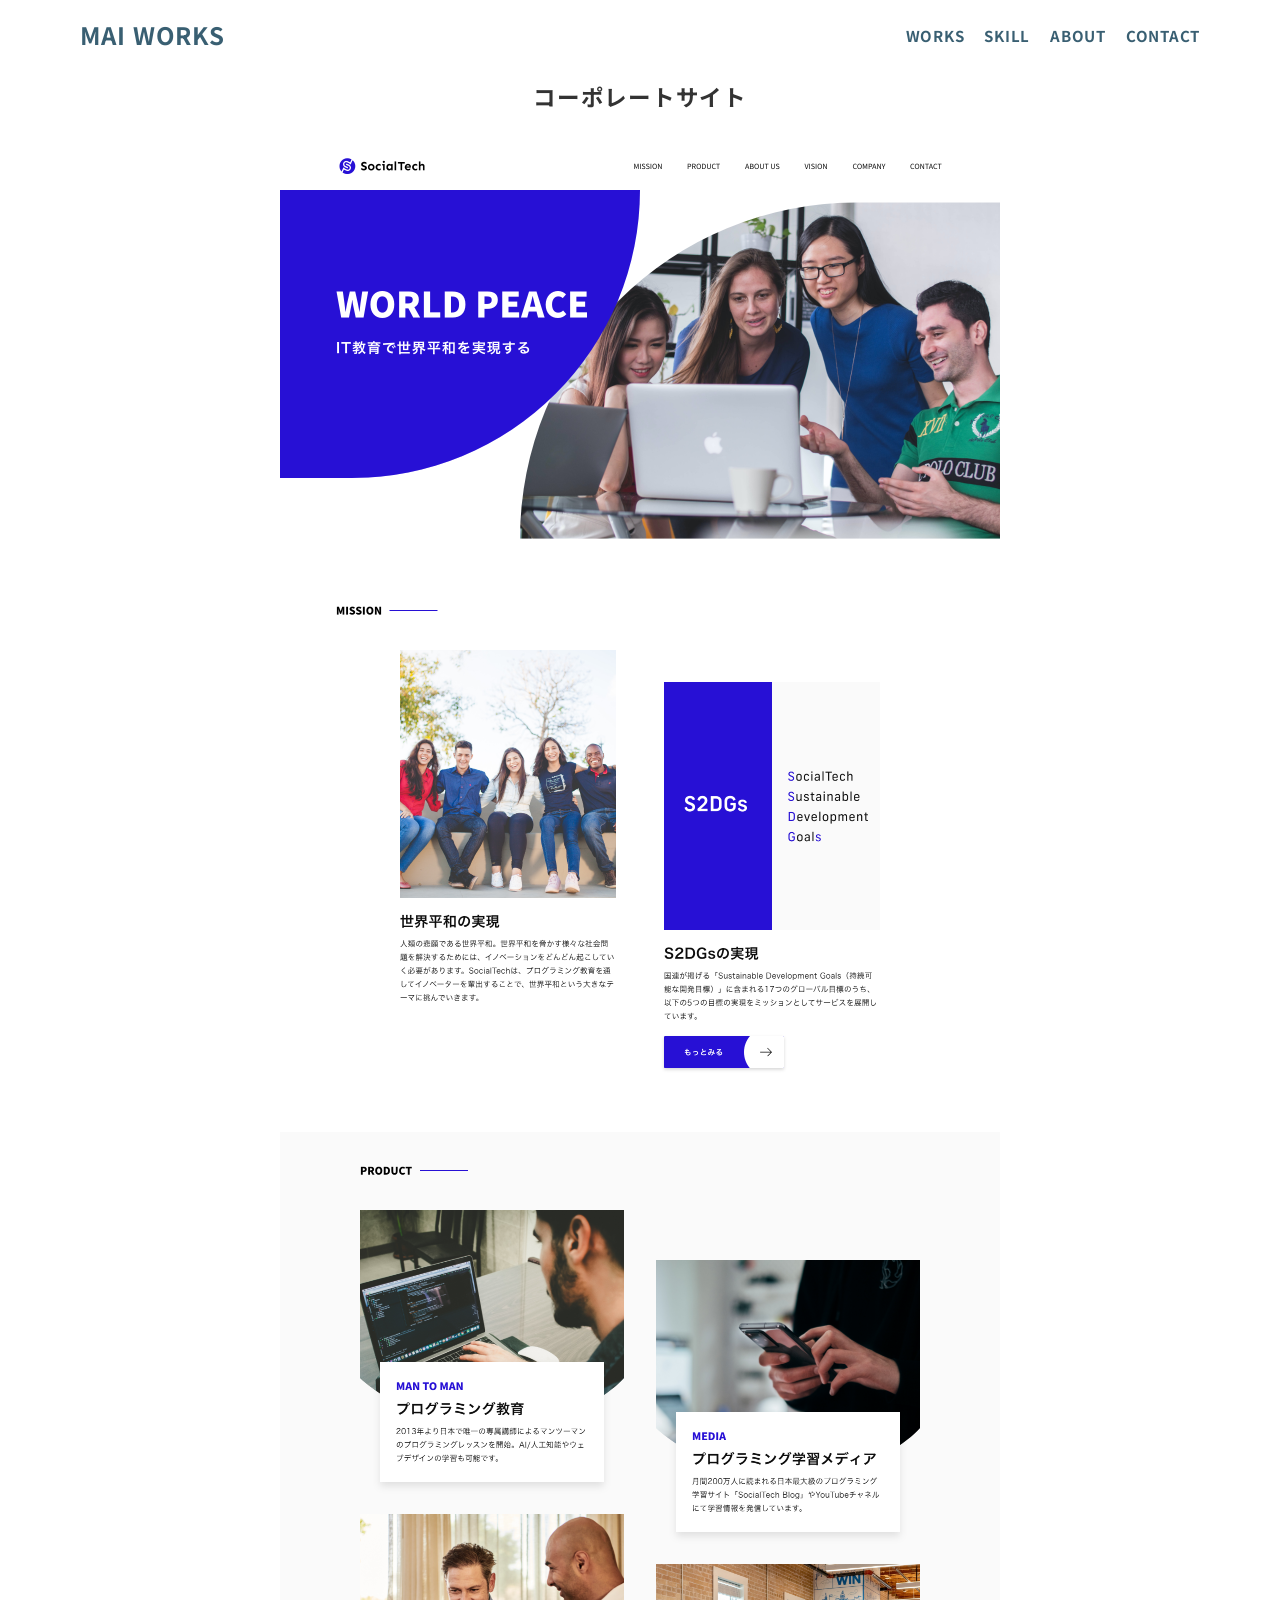
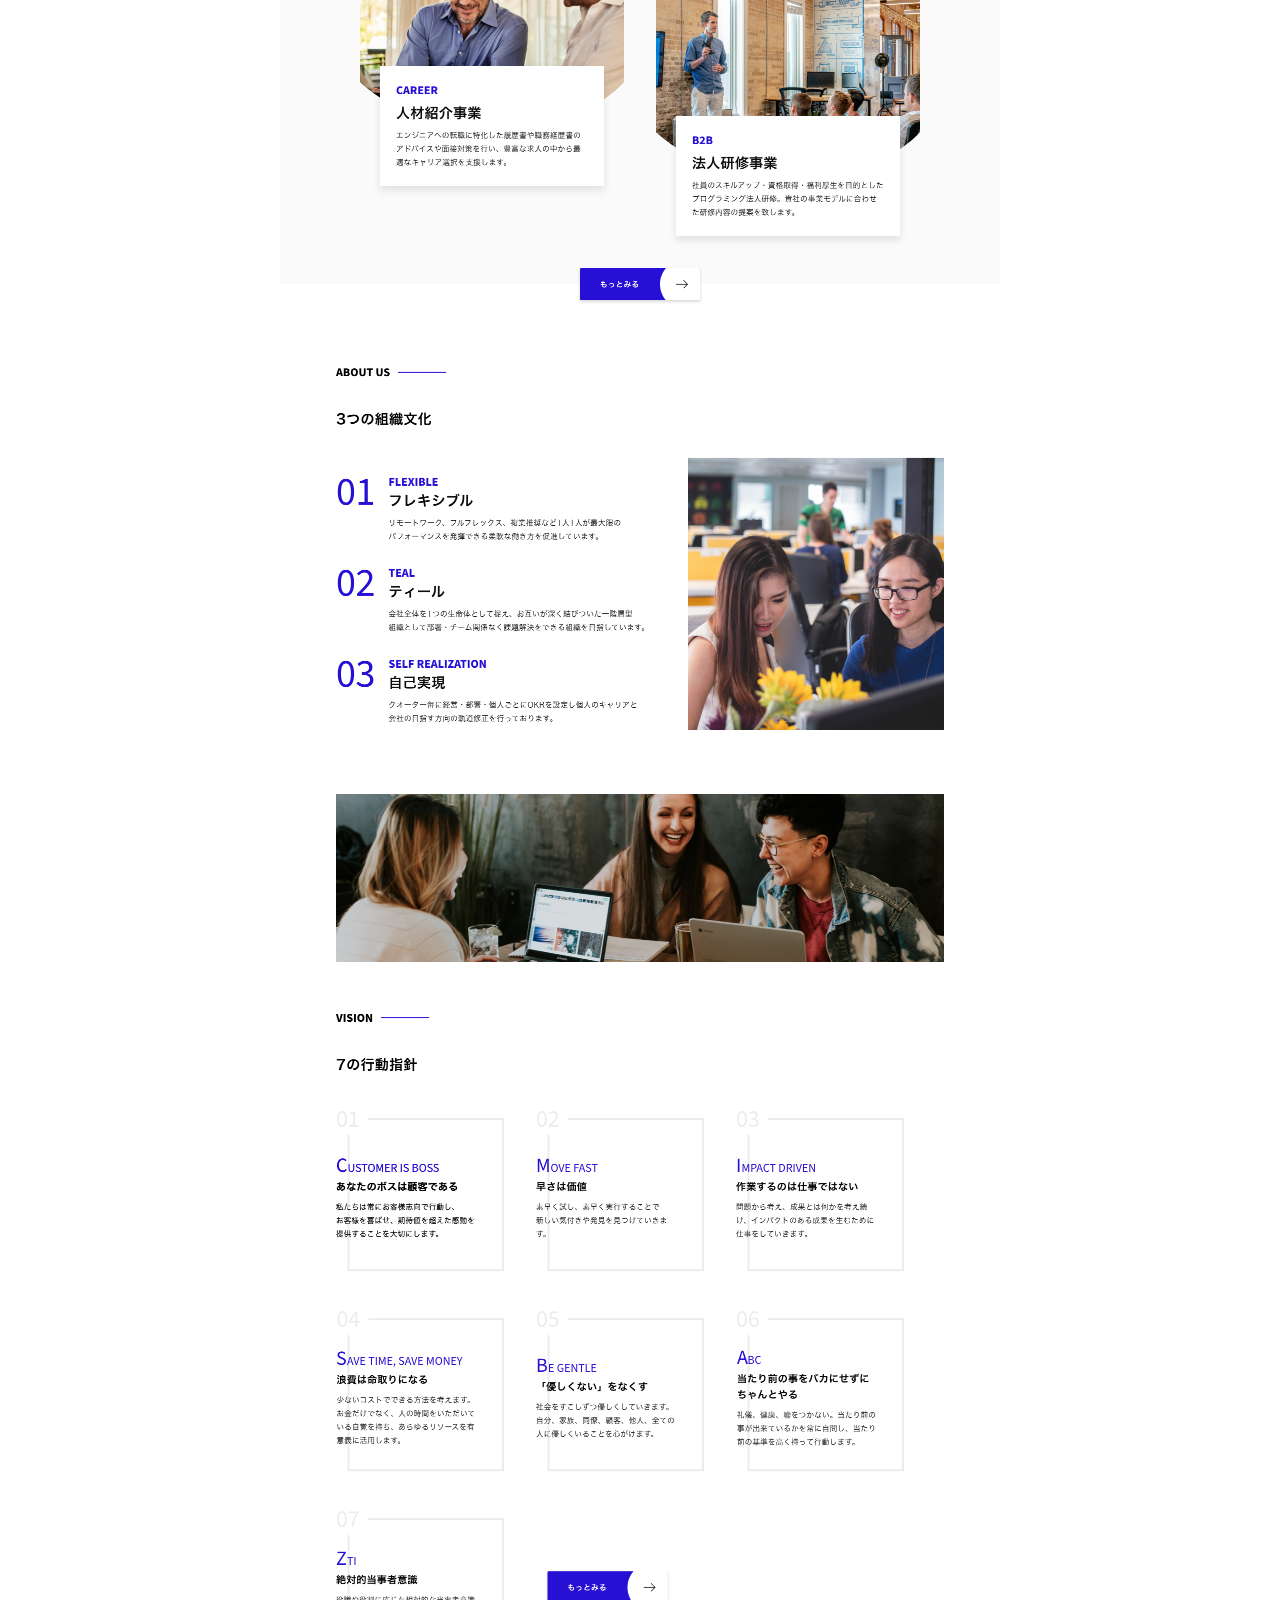
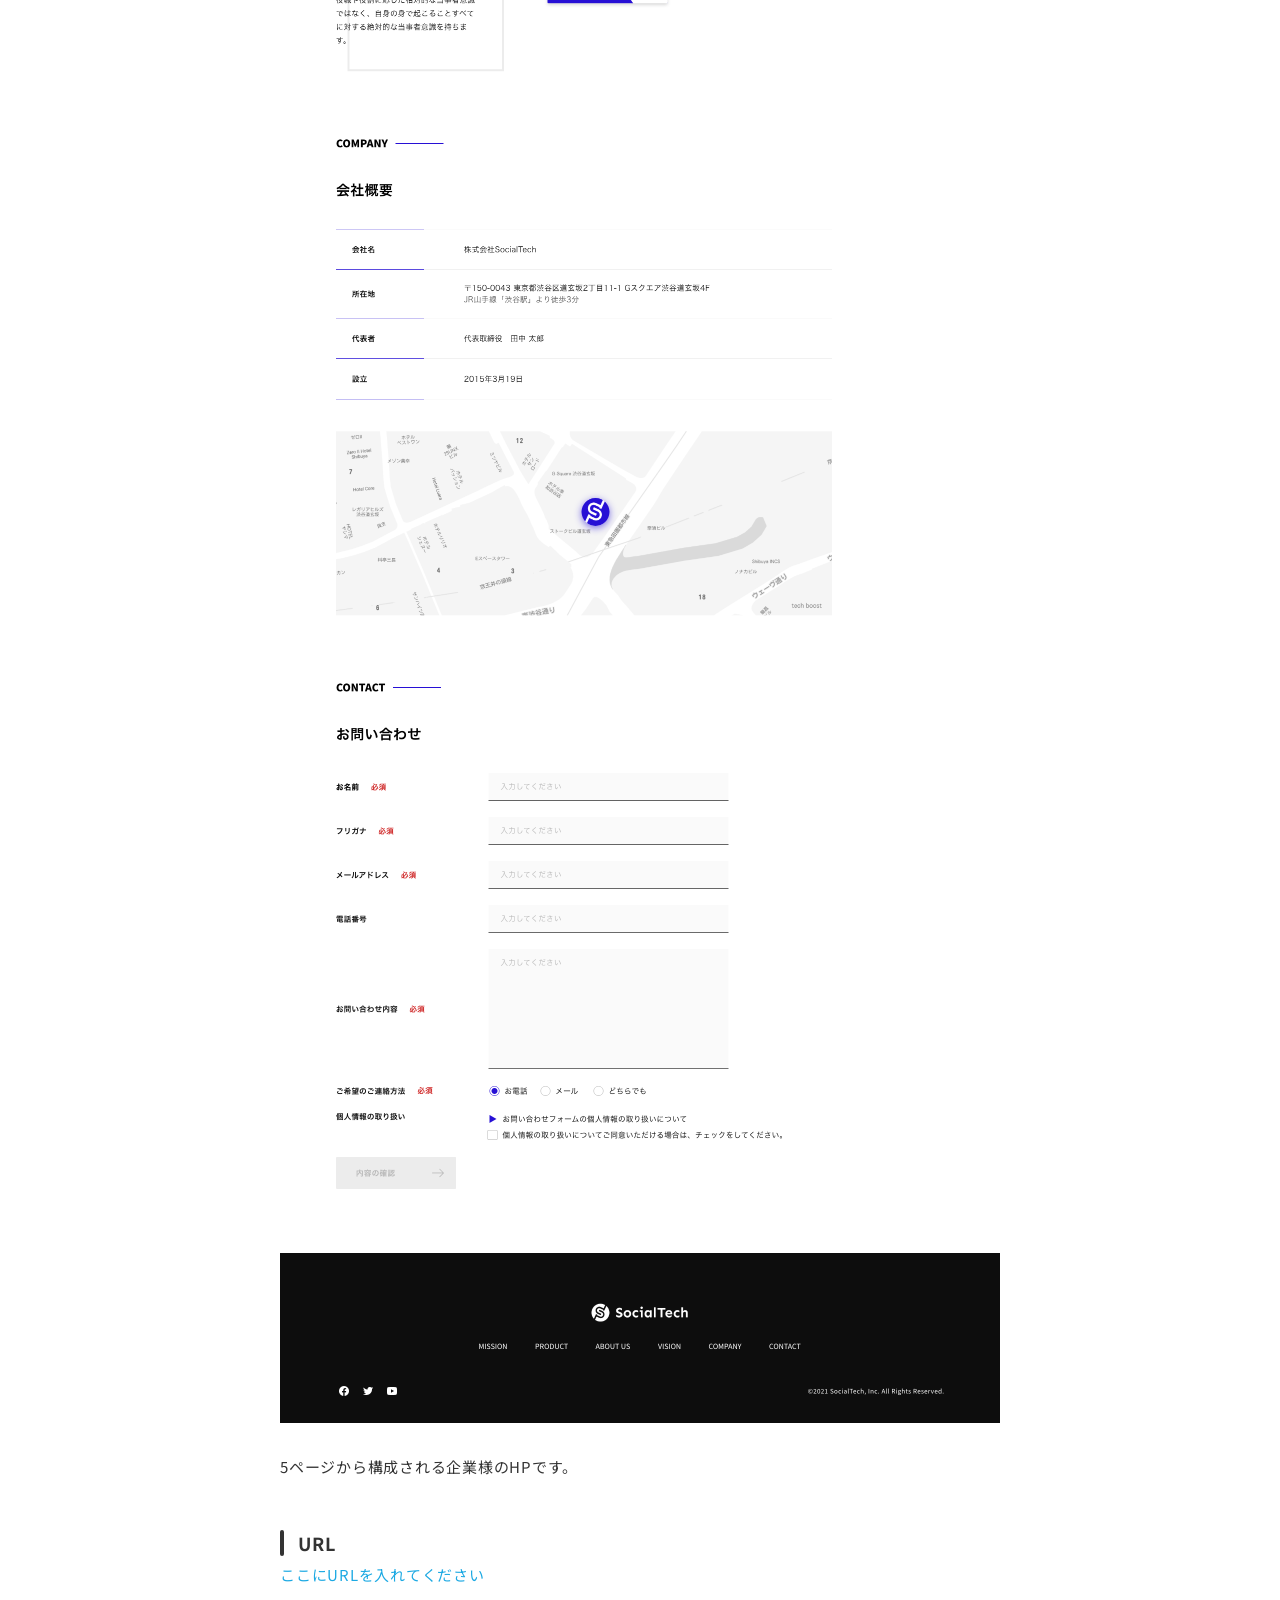
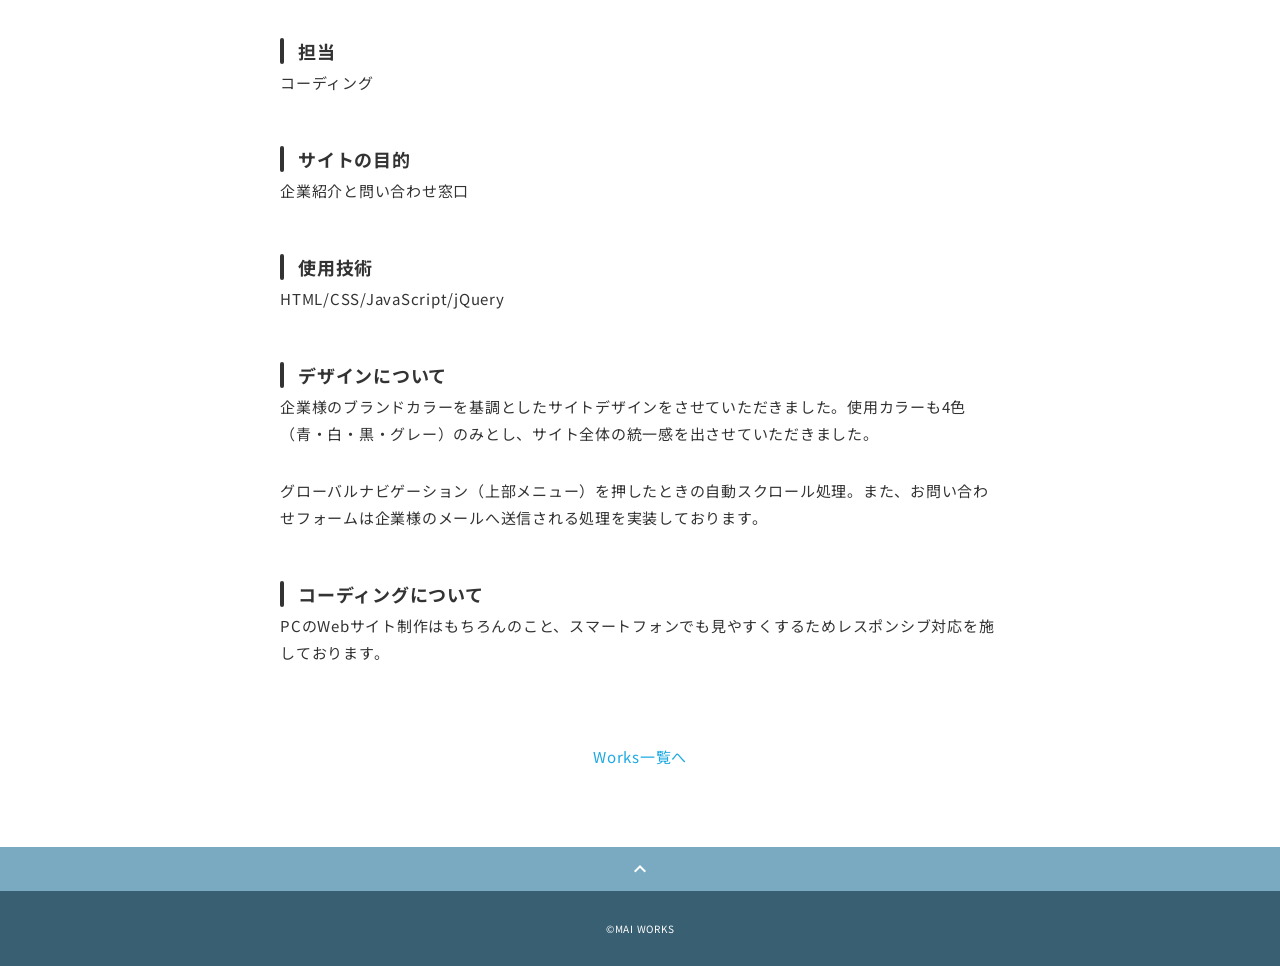
<file: portfolio/works-1.html>
<!DOCTYPE html>
<html>
<head>
  <meta charset="utf-8">
  <meta name="viewport" content="width=device-width, initial-scale=1.0, maximum-scale=1.0, minimum-scale=1.0">
  <title>MAI WORKS</title>
  <link rel="preconnect" href="https://fonts.gstatic.com">
  <link href="https://fonts.googleapis.com/css2?family=Montserrat:wght@400;700&display=swap" rel="stylesheet">
  <link href="https://fonts.googleapis.com/css?family=Material+Icons+Outlined" rel="stylesheet">
  <link href="css/ress.css" media="all" rel="stylesheet" type="text/css" />
  <link href="css/style.css" media="all" rel="stylesheet" type="text/css" />
</head>

<body>
  <div class="wrapper">

    <!-- header -->
    <header class="header ">
      <div class="container">
        <h1 class="header-logo">
          <a href="index.html">MAI WORKS</a>
        </h1>
        <nav class="gnav">
          <ul class="gnav-list">
            <li class="gnav-item"><a href="index.html#works">WORKS</a></li>
            <li class="gnav-item"><a href="index.html#skill">SKILL</a></li>
            <li class="gnav-item"><a href="index.html#about">ABOUT</a></li>
            <li class="gnav-item"><a href="index.html#contact">CONTACT</a></li>
          </ul>
        </nav>
      </div>
    </header>
    <!-- /header -->

    <main class="content">

      <article class="article">
        <div class="article-container">
          <h2 class="article-title">コーポレートサイト</h2>
          <div class="article-body">
            <p>
              <img src="img/works-detail/works-1.png" alt="">
            </p>
            <p>
              5ページから構成される企業様のHPです。
            </p>
            <h3>URL</h3>
            <p><a href="" target="_blank" rel="noopener">ここにURLを入れてください</a></p>
            <h3>担当</h3>
            <p>コーディング</p>
            <h3>サイトの目的</h3>
            <p>企業紹介と問い合わせ窓口</p>
            <h3>使用技術</h3>
            <p>HTML/CSS/JavaScript/jQuery</p>
            <h3>デザインについて</h3>
            <p>
              企業様のブランドカラーを基調としたサイトデザインをさせていただきました。使用カラーも4色（青・白・黒・グレー）のみとし、サイト全体の統一感を出させていただきました。
            </p>
            <p>
              グローバルナビゲーション（上部メニュー）を押したときの自動スクロール処理。また、お問い合わせフォームは企業様のメールへ送信される処理を実装しております。
            </p>
            <h3>コーディングについて</h3>
            <p>
              PCのWebサイト制作はもちろんのこと、スマートフォンでも見やすくするためレスポンシブ対応を施しております。
            </p>
          </div>
          <div class="home-link">
            <a href="index.html#works">Works一覧へ</a>
          </div>
        </div>
      </article>

      <div class="page-top" id="js-page-top">
        <span class="material-icons-outlined">expand_less</span>
      </div>
    </main>

    <!-- footer -->
    <footer class="footer">
      <div class="copyright">&copy;MAI WORKS</div>
    </footer>
    <!-- /footer -->

  </div>
  <script src="https://ajax.googleapis.com/ajax/libs/jquery/3.6.0/jquery.min.js"></script>
  <script type='text/javascript' src="js/script.js"></script>
</body>
</html>
</file>
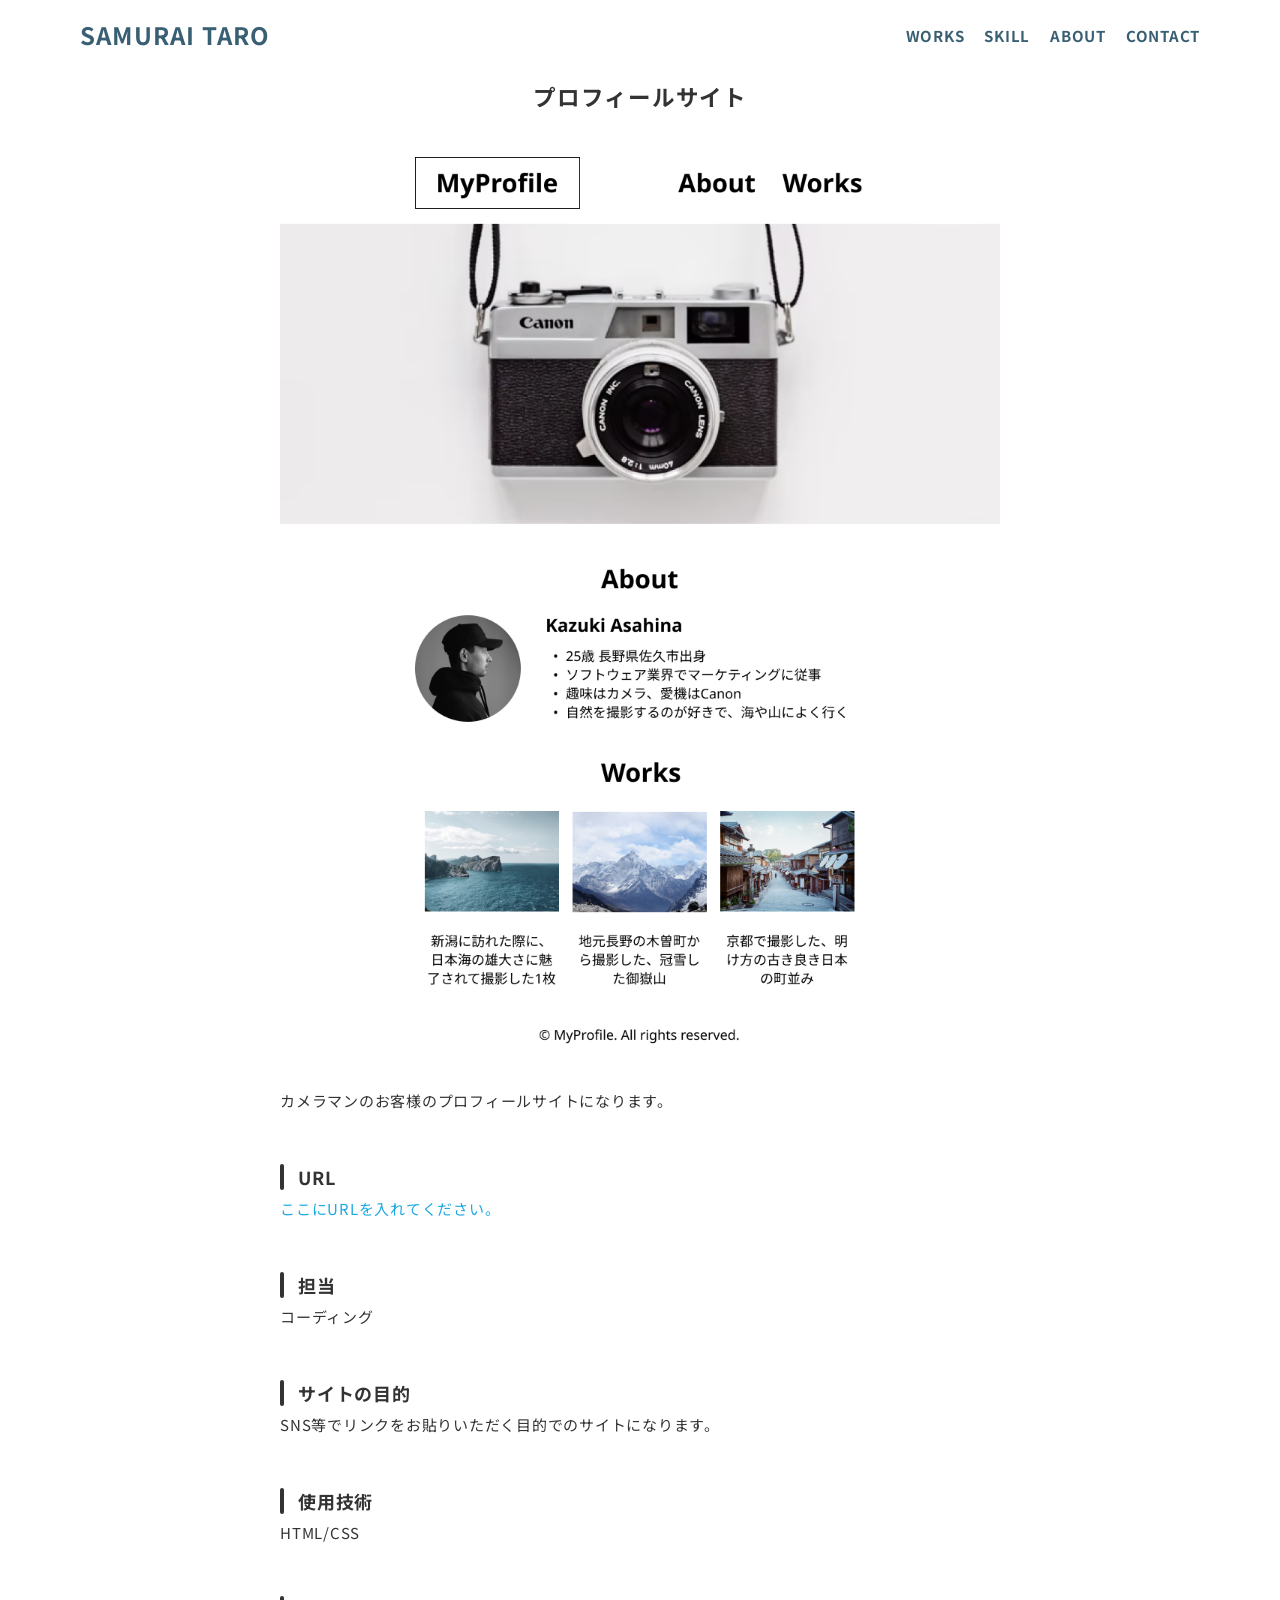
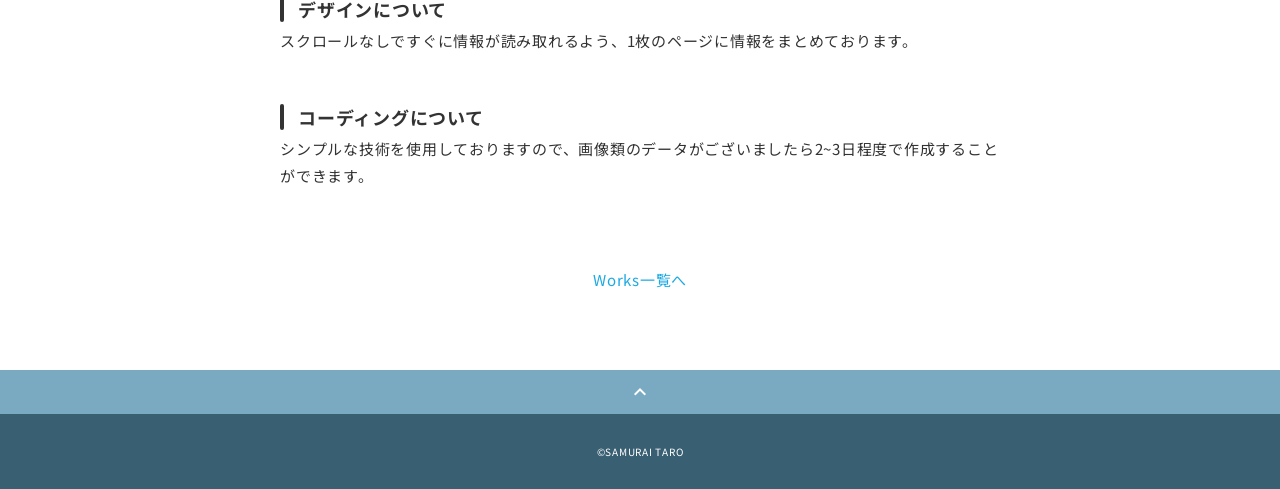
<file: portfolio/works-2.html>
<!DOCTYPE html>
<html>
<head>
  <meta charset="utf-8">
  <meta name="viewport" content="width=device-width, initial-scale=1.0, maximum-scale=1.0, minimum-scale=1.0">
  <title>SAMURAI ポートフォリオ</title>
  <link rel="preconnect" href="https://fonts.gstatic.com">
  <link href="https://fonts.googleapis.com/css2?family=Montserrat:wght@400;700&display=swap" rel="stylesheet">
  <link href="https://fonts.googleapis.com/css?family=Material+Icons+Outlined" rel="stylesheet">
  <link href="css/ress.css" media="all" rel="stylesheet" type="text/css" />
  <link href="css/style.css" media="all" rel="stylesheet" type="text/css" />
</head>

<body>
  <div class="wrapper">

    <!-- header -->
    <header class="header ">
      <div class="container">
        <h1 class="header-logo">
          <a href="index.html">SAMURAI TARO</a>
        </h1>
        <nav class="gnav">
          <ul class="gnav-list">
            <li class="gnav-item"><a href="index.html#works">WORKS</a></li>
            <li class="gnav-item"><a href="index.html#skill">SKILL</a></li>
            <li class="gnav-item"><a href="index.html#about">ABOUT</a></li>
            <li class="gnav-item"><a href="index.html#contact">CONTACT</a></li>
          </ul>
        </nav>
      </div>
    </header>
    <!-- /header -->

    <main class="content">

      <article class="article">
        <div class="article-container">
          <h2 class="article-title">プロフィールサイト</h2>
          <div class="article-body">
            <p>
              <img src="img/works-detail/works-2_pc.png" alt="">
            </p>
            <p>
              カメラマンのお客様のプロフィールサイトになります。
            </p>
            <h3>URL</h3>
            <p><a href="" target="_blank" rel="noopener">ここにURLを入れてください。</a></p>
            <h3>担当</h3>
            <p>コーディング</p>
            <h3>サイトの目的</h3>
            <p>SNS等でリンクをお貼りいただく目的でのサイトになります。</p>
            <h3>使用技術</h3>
            <p>HTML/CSS</p>
            <h3>デザインについて</h3>
            <p>
              スクロールなしですぐに情報が読み取れるよう、1枚のページに情報をまとめております。
            </p>
            <h3>コーディングについて</h3>
            <p>
              シンプルな技術を使用しておりますので、画像類のデータがございましたら2~3日程度で作成することができます。
            </p>
          </div>
          <div class="home-link">
            <a href="index.html#works">Works一覧へ</a>
          </div>
        </div>
      </article>

      <div class="page-top" id="js-page-top">
        <span class="material-icons-outlined">expand_less</span>
      </div>
    </main>

    <!-- footer -->
    <footer class="footer">
      <div class="copyright">&copy;SAMURAI TARO</div>
    </footer>
    <!-- /footer -->

  </div>
  <script src="https://ajax.googleapis.com/ajax/libs/jquery/3.6.0/jquery.min.js"></script>
  <script type='text/javascript' src="js/script.js"></script>
</body>
</html>
</file>
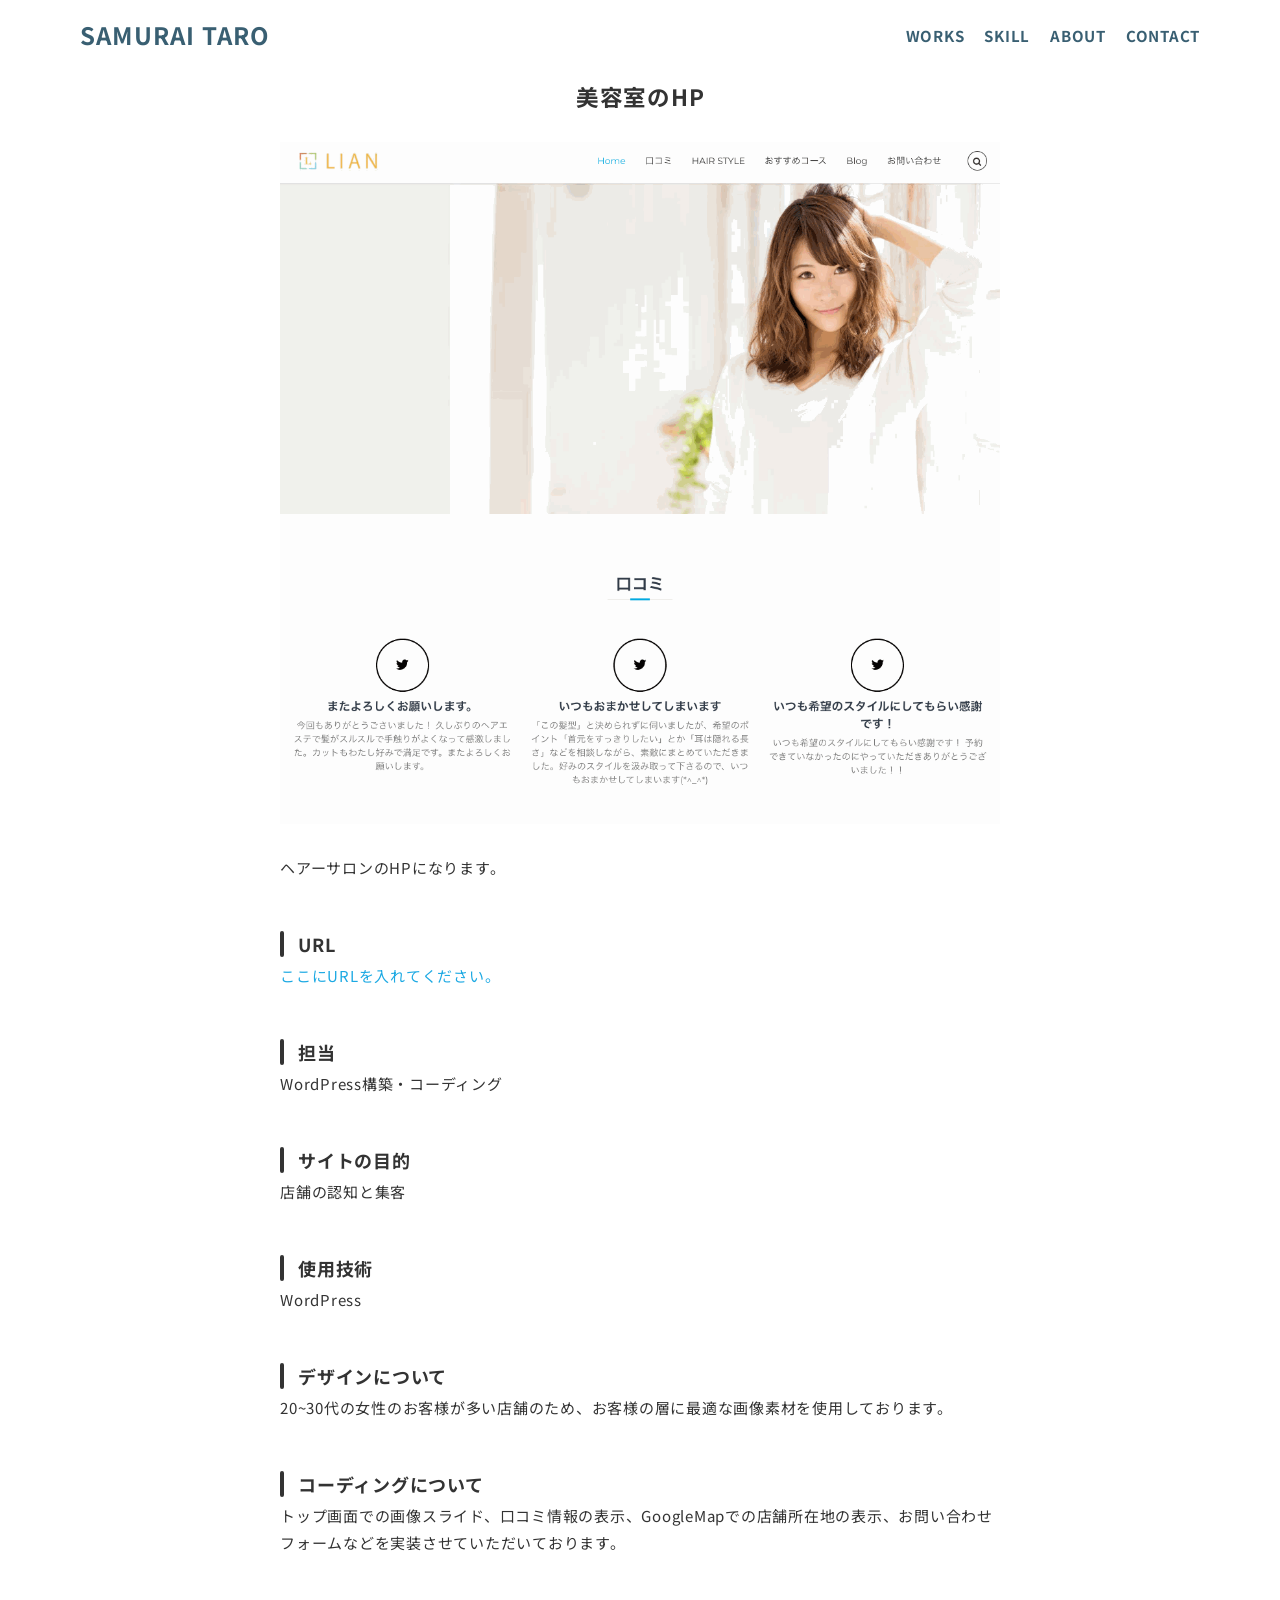
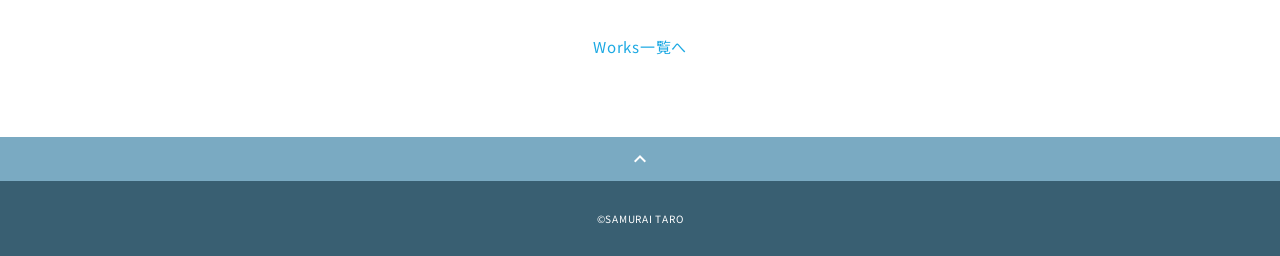
<file: portfolio/works-3.html>
<!DOCTYPE html>
<html>
<head>
  <meta charset="utf-8">
  <meta name="viewport" content="width=device-width, initial-scale=1.0, maximum-scale=1.0, minimum-scale=1.0">
  <title>SAMURAI ポートフォリオ</title>
  <link rel="preconnect" href="https://fonts.gstatic.com">
  <link href="https://fonts.googleapis.com/css2?family=Montserrat:wght@400;700&display=swap" rel="stylesheet">
  <link href="https://fonts.googleapis.com/css?family=Material+Icons+Outlined" rel="stylesheet">
  <link href="css/ress.css" media="all" rel="stylesheet" type="text/css" />
  <link href="css/style.css" media="all" rel="stylesheet" type="text/css" />
</head>

<body>
  <div class="wrapper">

    <!-- header -->
    <header class="header ">
      <div class="container">
        <h1 class="header-logo">
          <a href="index.html">SAMURAI TARO</a>
        </h1>
        <nav class="gnav">
          <ul class="gnav-list">
            <li class="gnav-item"><a href="index.html#works">WORKS</a></li>
            <li class="gnav-item"><a href="index.html#skill">SKILL</a></li>
            <li class="gnav-item"><a href="index.html#about">ABOUT</a></li>
            <li class="gnav-item"><a href="index.html#contact">CONTACT</a></li>
          </ul>
        </nav>
      </div>
    </header>
    <!-- /header -->

    <main class="content">

      <article class="article">
        <div class="article-container">
          <h2 class="article-title">美容室のHP</h2>
          <div class="article-body">
            <p>
              <img src="img/works-detail/works-3.gif" alt="">
            </p>
            <p>
              ヘアーサロンのHPになります。
            </p>
            <h3>URL</h3>
            <p><a href="" target="_blank" rel="noopener">ここにURLを入れてください。</a></p>
            <h3>担当</h3>
            <p>WordPress構築・コーディング</p>
            <h3>サイトの目的</h3>
            <p>店舗の認知と集客</p>
            <h3>使用技術</h3>
            <p>WordPress</p>
            <h3>デザインについて</h3>
            <p>
              20~30代の女性のお客様が多い店舗のため、お客様の層に最適な画像素材を使用しております。
            </p>
            <h3>コーディングについて</h3>
            <p>
              トップ画面での画像スライド、口コミ情報の表示、GoogleMapでの店舗所在地の表示、お問い合わせフォームなどを実装させていただいております。
            </p>
          </div>
          <div class="home-link">
            <a href="index.html#works">Works一覧へ</a>
          </div>
        </div>
      </article>

      <div class="page-top" id="js-page-top">
        <span class="material-icons-outlined">expand_less</span>
      </div>
    </main>

    <!-- footer -->
    <footer class="footer">
      <div class="copyright">&copy;SAMURAI TARO</div>
    </footer>
    <!-- /footer -->

  </div>
  <script src="https://ajax.googleapis.com/ajax/libs/jquery/3.6.0/jquery.min.js"></script>
  <script type='text/javascript' src="js/script.js"></script>
</body>
</html>
</file>
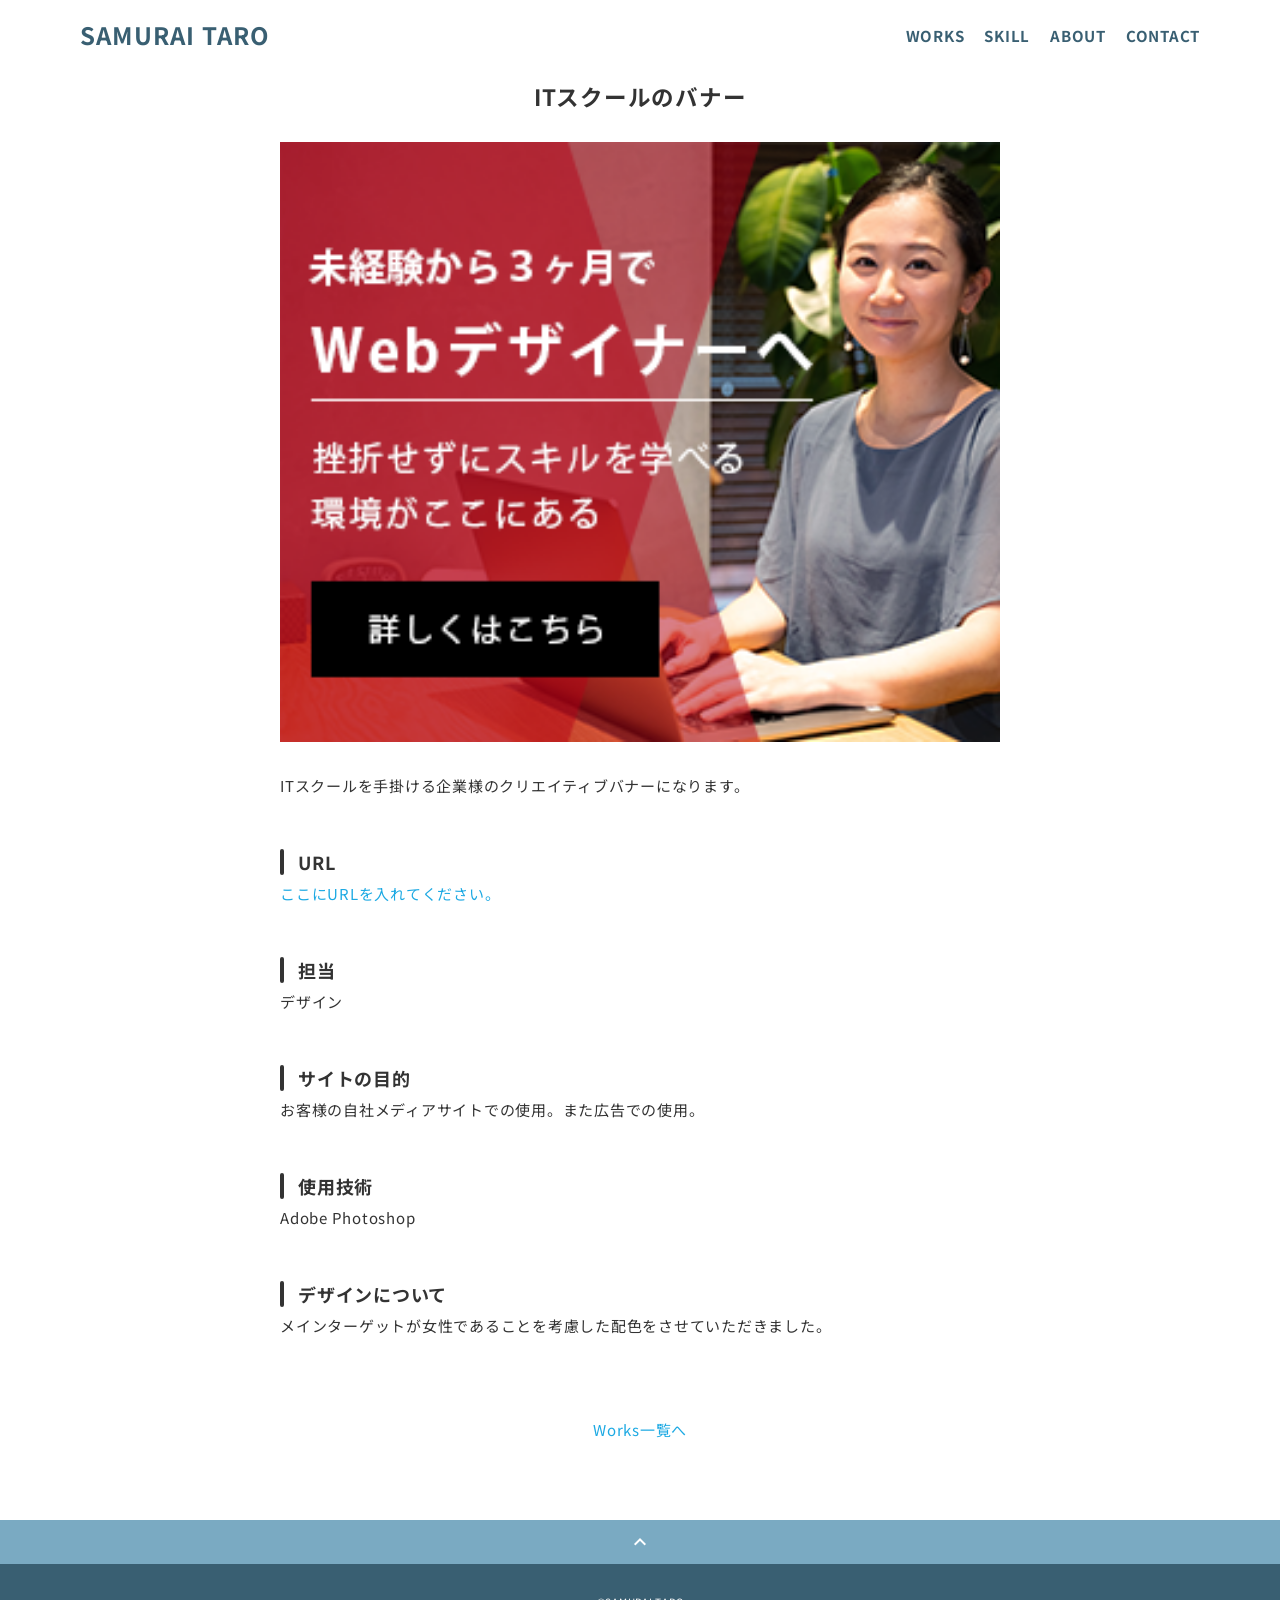
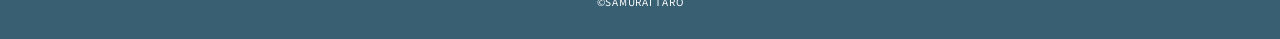
<file: portfolio/works-4.html>
<!DOCTYPE html>
<html>
<head>
  <meta charset="utf-8">
  <meta name="viewport" content="width=device-width, initial-scale=1.0, maximum-scale=1.0, minimum-scale=1.0">
  <title>SAMURAI ポートフォリオ</title>
  <link rel="preconnect" href="https://fonts.gstatic.com">
  <link href="https://fonts.googleapis.com/css2?family=Montserrat:wght@400;700&display=swap" rel="stylesheet">
  <link href="https://fonts.googleapis.com/css?family=Material+Icons+Outlined" rel="stylesheet">
  <link href="css/ress.css" media="all" rel="stylesheet" type="text/css" />
  <link href="css/style.css" media="all" rel="stylesheet" type="text/css" />
</head>

<body>
  <div class="wrapper">

    <!-- header -->
    <header class="header ">
      <div class="container">
        <h1 class="header-logo">
          <a href="index.html">SAMURAI TARO</a>
        </h1>
        <nav class="gnav">
          <ul class="gnav-list">
            <li class="gnav-item"><a href="index.html#works">WORKS</a></li>
            <li class="gnav-item"><a href="index.html#skill">SKILL</a></li>
            <li class="gnav-item"><a href="index.html#about">ABOUT</a></li>
            <li class="gnav-item"><a href="index.html#contact">CONTACT</a></li>
          </ul>
        </nav>
      </div>
    </header>
    <!-- /header -->

    <main class="content">

      <article class="article">
        <div class="article-container">
          <h2 class="article-title">ITスクールのバナー</h2>
          <div class="article-body">
            <p style="text-align: center;">
              <img src="img/works-detail/works-4.png" alt="">
            </p>
            <p>
              ITスクールを手掛ける企業様のクリエイティブバナーになります。
            </p>
            <h3>URL</h3>
            <p><a href="" target="_blank" rel="noopener">ここにURLを入れてください。</a></p>
            <h3>担当</h3>
            <p>デザイン</p>
            <h3>サイトの目的</h3>
            <p>お客様の自社メディアサイトでの使用。また広告での使用。</p>
            <h3>使用技術</h3>
            <p>Adobe Photoshop</p>
            <h3>デザインについて</h3>
            <p>
              メインターゲットが女性であることを考慮した配色をさせていただきました。
            </p>
          </div>
          <div class="home-link">
            <a href="index.html#works">Works一覧へ</a>
          </div>
        </div>
      </article>

      <div class="page-top" id="js-page-top">
        <span class="material-icons-outlined">expand_less</span>
      </div>
    </main>

    <!-- footer -->
    <footer class="footer">
      <div class="copyright">&copy;SAMURAI TARO</div>
    </footer>
    <!-- /footer -->

  </div>
  <script src="https://ajax.googleapis.com/ajax/libs/jquery/3.6.0/jquery.min.js"></script>
  <script type='text/javascript' src="js/script.js"></script>
</body>
</html>
</file>
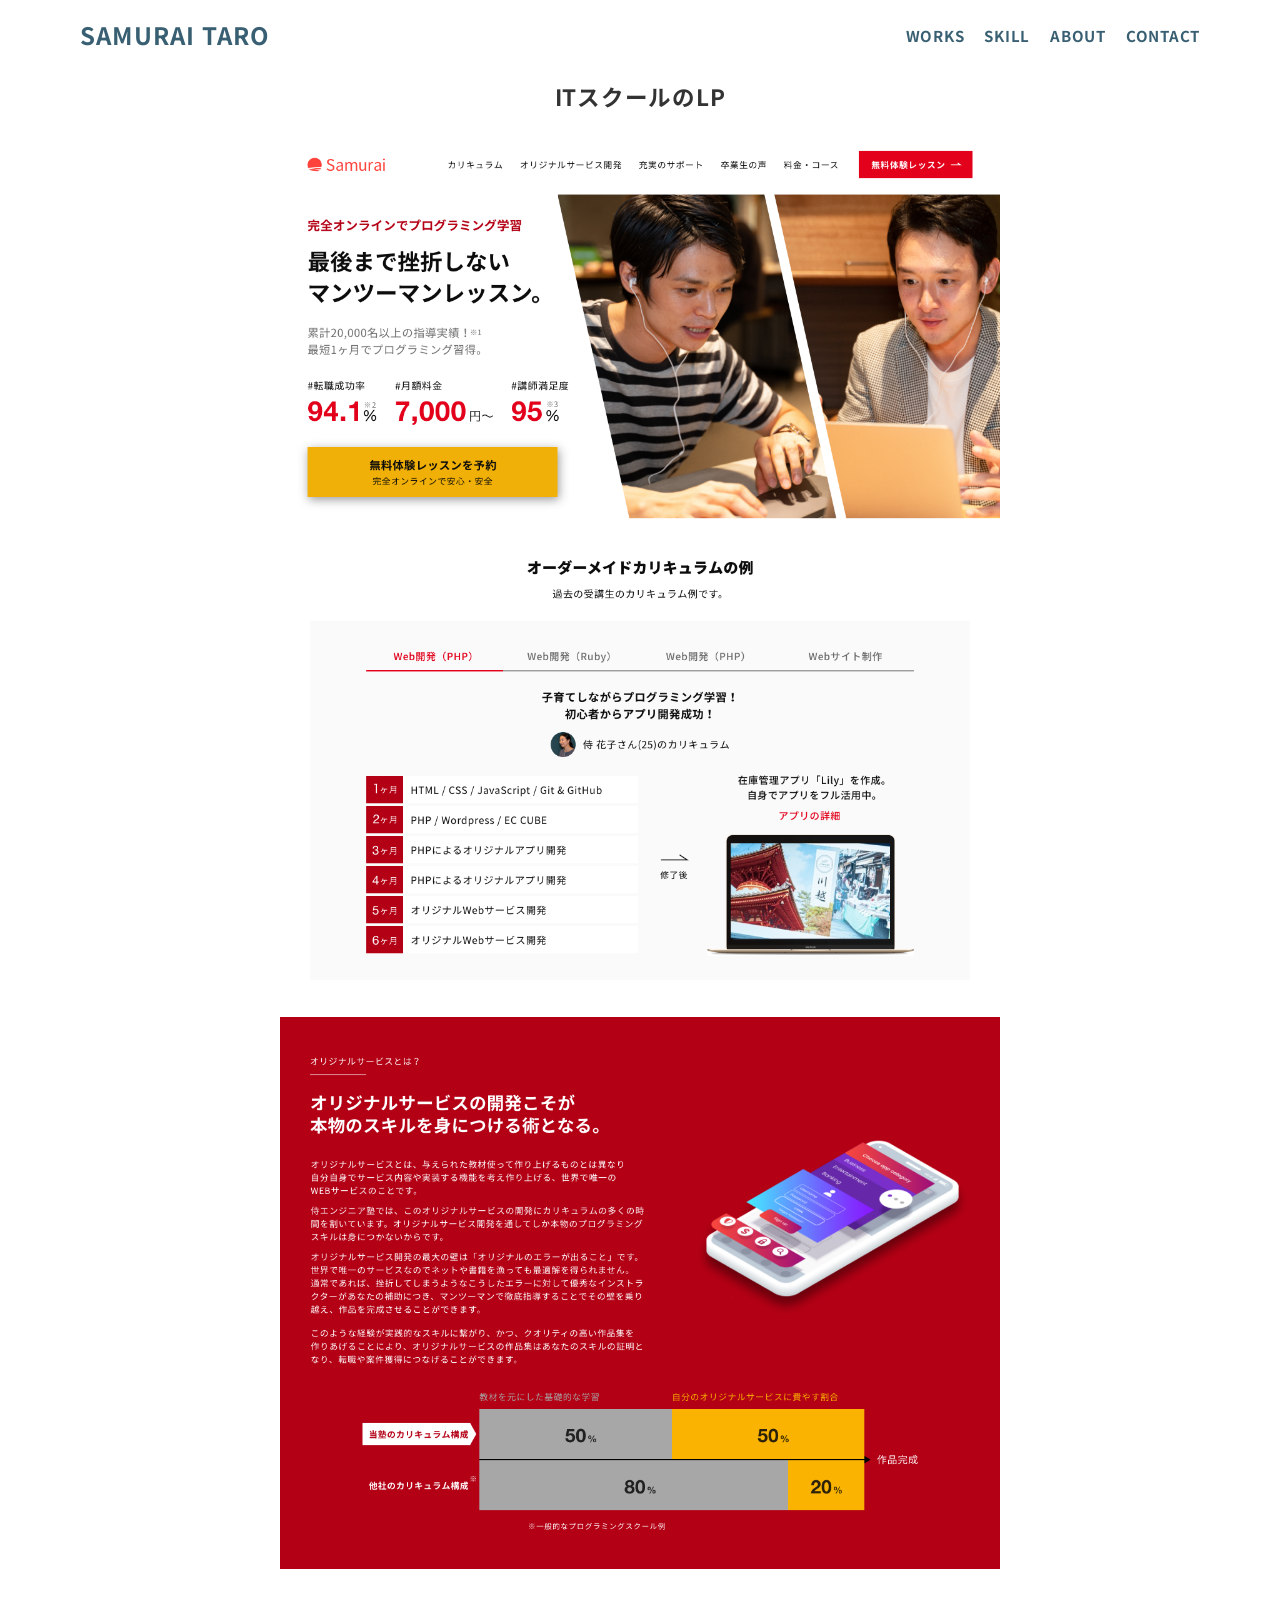
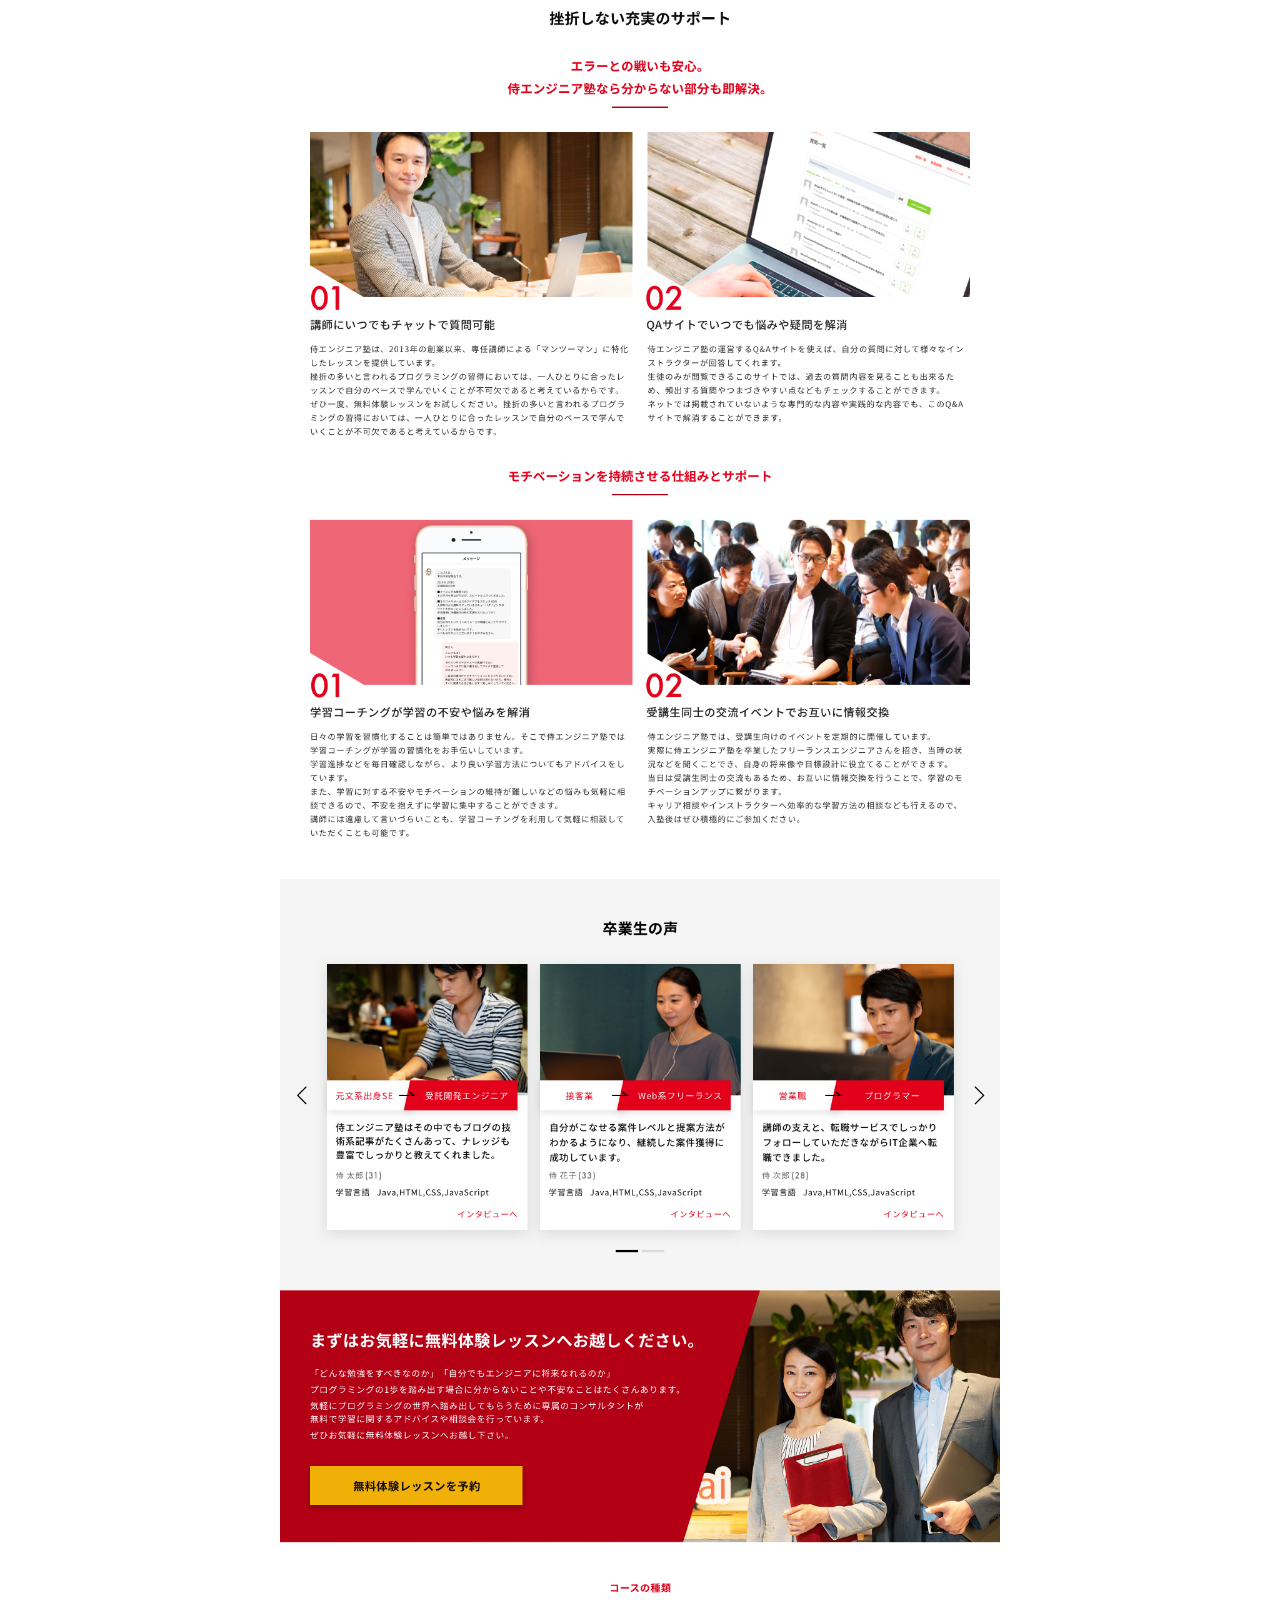
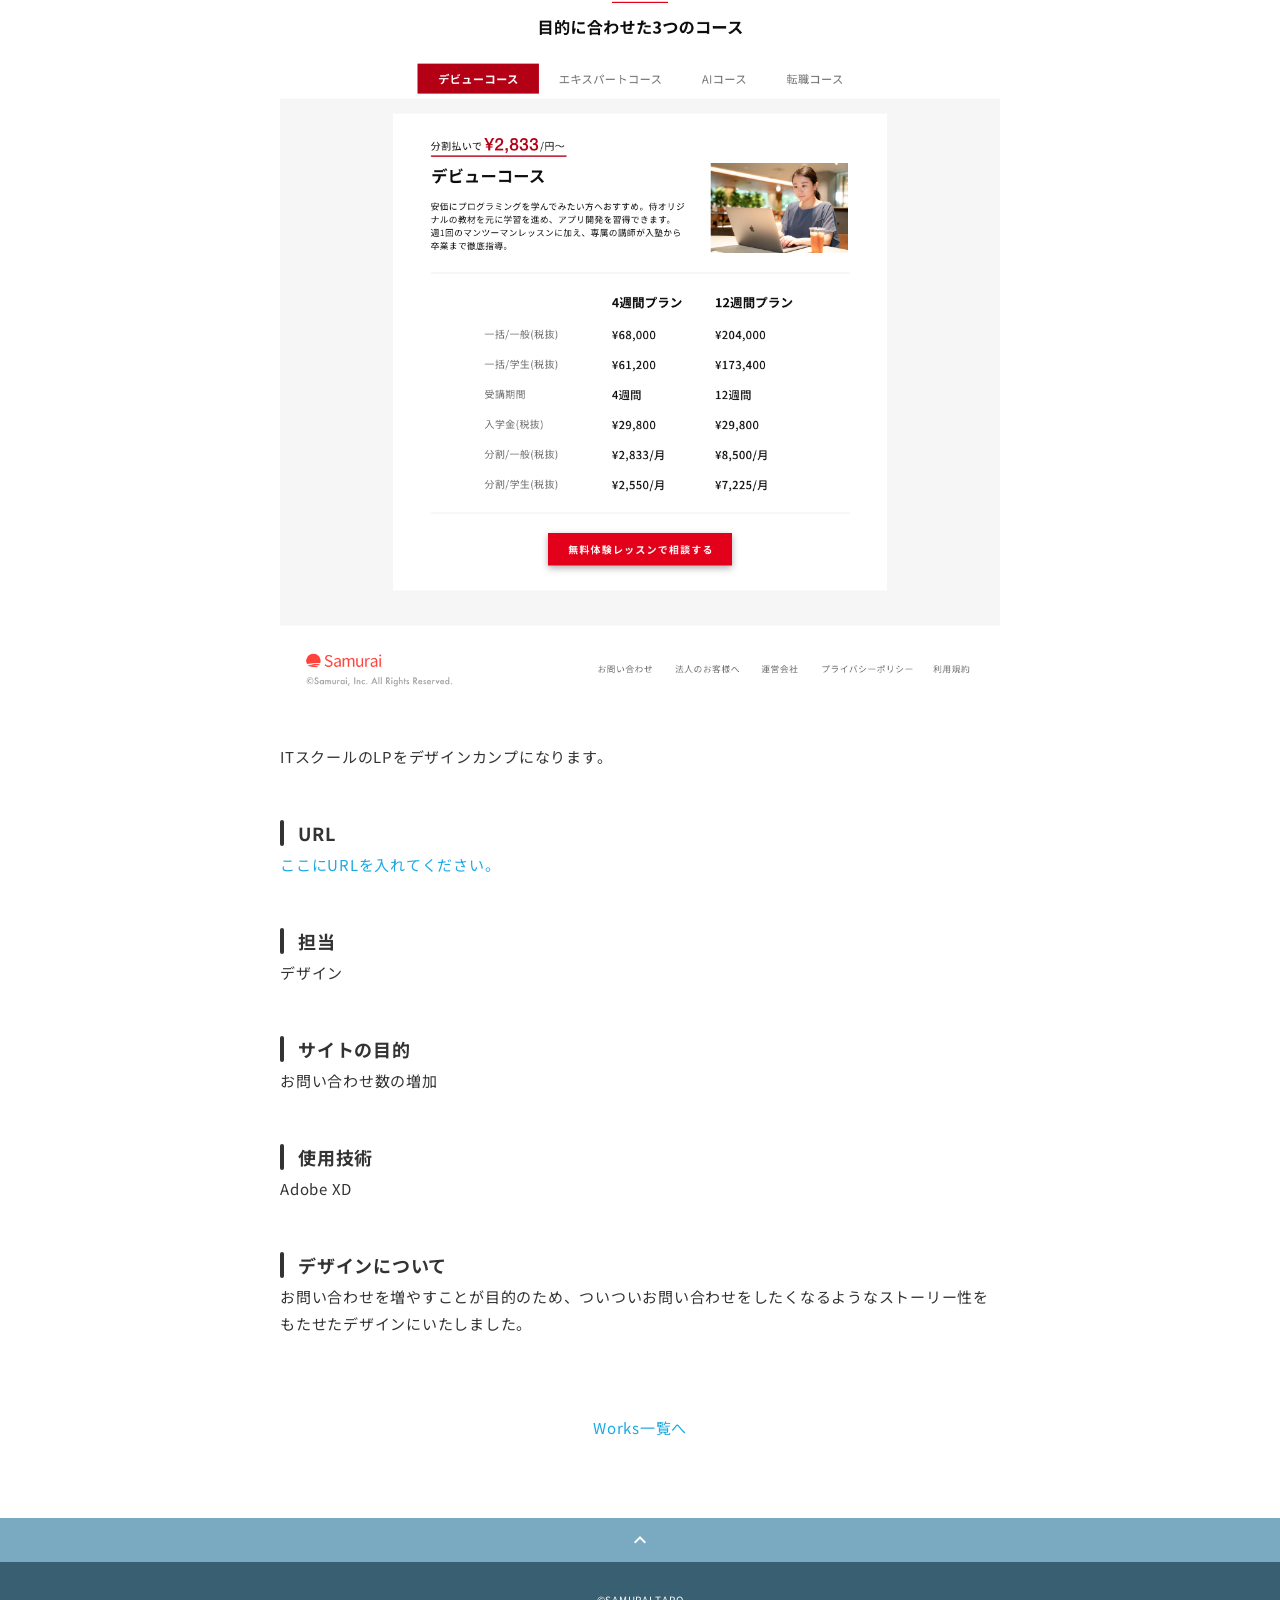
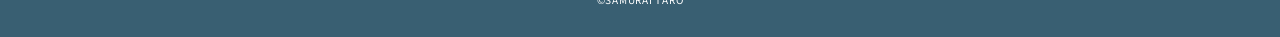
<file: portfolio/works-5.html>
<!DOCTYPE html>
<html>
<head>
  <meta charset="utf-8">
  <meta name="viewport" content="width=device-width, initial-scale=1.0, maximum-scale=1.0, minimum-scale=1.0">
  <title>SAMURAI ポートフォリオ</title>
  <link rel="preconnect" href="https://fonts.gstatic.com">
  <link href="https://fonts.googleapis.com/css2?family=Montserrat:wght@400;700&display=swap" rel="stylesheet">
  <link href="https://fonts.googleapis.com/css?family=Material+Icons+Outlined" rel="stylesheet">
  <link href="css/ress.css" media="all" rel="stylesheet" type="text/css" />
  <link href="css/style.css" media="all" rel="stylesheet" type="text/css" />
</head>

<body>
  <div class="wrapper">

    <!-- header -->
    <header class="header ">
      <div class="container">
        <h1 class="header-logo">
          <a href="index.html">SAMURAI TARO</a>
        </h1>
        <nav class="gnav">
          <ul class="gnav-list">
            <li class="gnav-item"><a href="index.html#works">WORKS</a></li>
            <li class="gnav-item"><a href="index.html#skill">SKILL</a></li>
            <li class="gnav-item"><a href="index.html#about">ABOUT</a></li>
            <li class="gnav-item"><a href="index.html#contact">CONTACT</a></li>
          </ul>
        </nav>
      </div>
    </header>
    <!-- /header -->

    <main class="content">

      <article class="article">
        <div class="article-container">
          <h2 class="article-title">ITスクールのLP</h2>
          <div class="article-body">
            <p>
              <img src="img/works-detail/works-5.png" alt="">
            </p>
            <p>
              ITスクールのLPをデザインカンプになります。
            </p>
            <h3>URL</h3>
            <p><a href="" target="_blank" rel="noopener">ここにURLを入れてください。</a></p>
            <h3>担当</h3>
            <p>デザイン</p>
            <h3>サイトの目的</h3>
            <p>お問い合わせ数の増加</p>
            <h3>使用技術</h3>
            <p>Adobe XD</p>
            <h3>デザインについて</h3>
            <p>
              お問い合わせを増やすことが目的のため、ついついお問い合わせをしたくなるようなストーリー性をもたせたデザインにいたしました。
            </p>
          </div>
          <div class="home-link">
            <a href="index.html#works">Works一覧へ</a>
          </div>
        </div>
      </article>

      <div class="page-top" id="js-page-top">
        <span class="material-icons-outlined">expand_less</span>
      </div>
    </main>

    <!-- footer -->
    <footer class="footer">
      <div class="copyright">&copy;SAMURAI TARO</div>
    </footer>
    <!-- /footer -->

  </div>
  <script src="https://ajax.googleapis.com/ajax/libs/jquery/3.6.0/jquery.min.js"></script>
  <script type='text/javascript' src="js/script.js"></script>
</body>
</html>
</file>
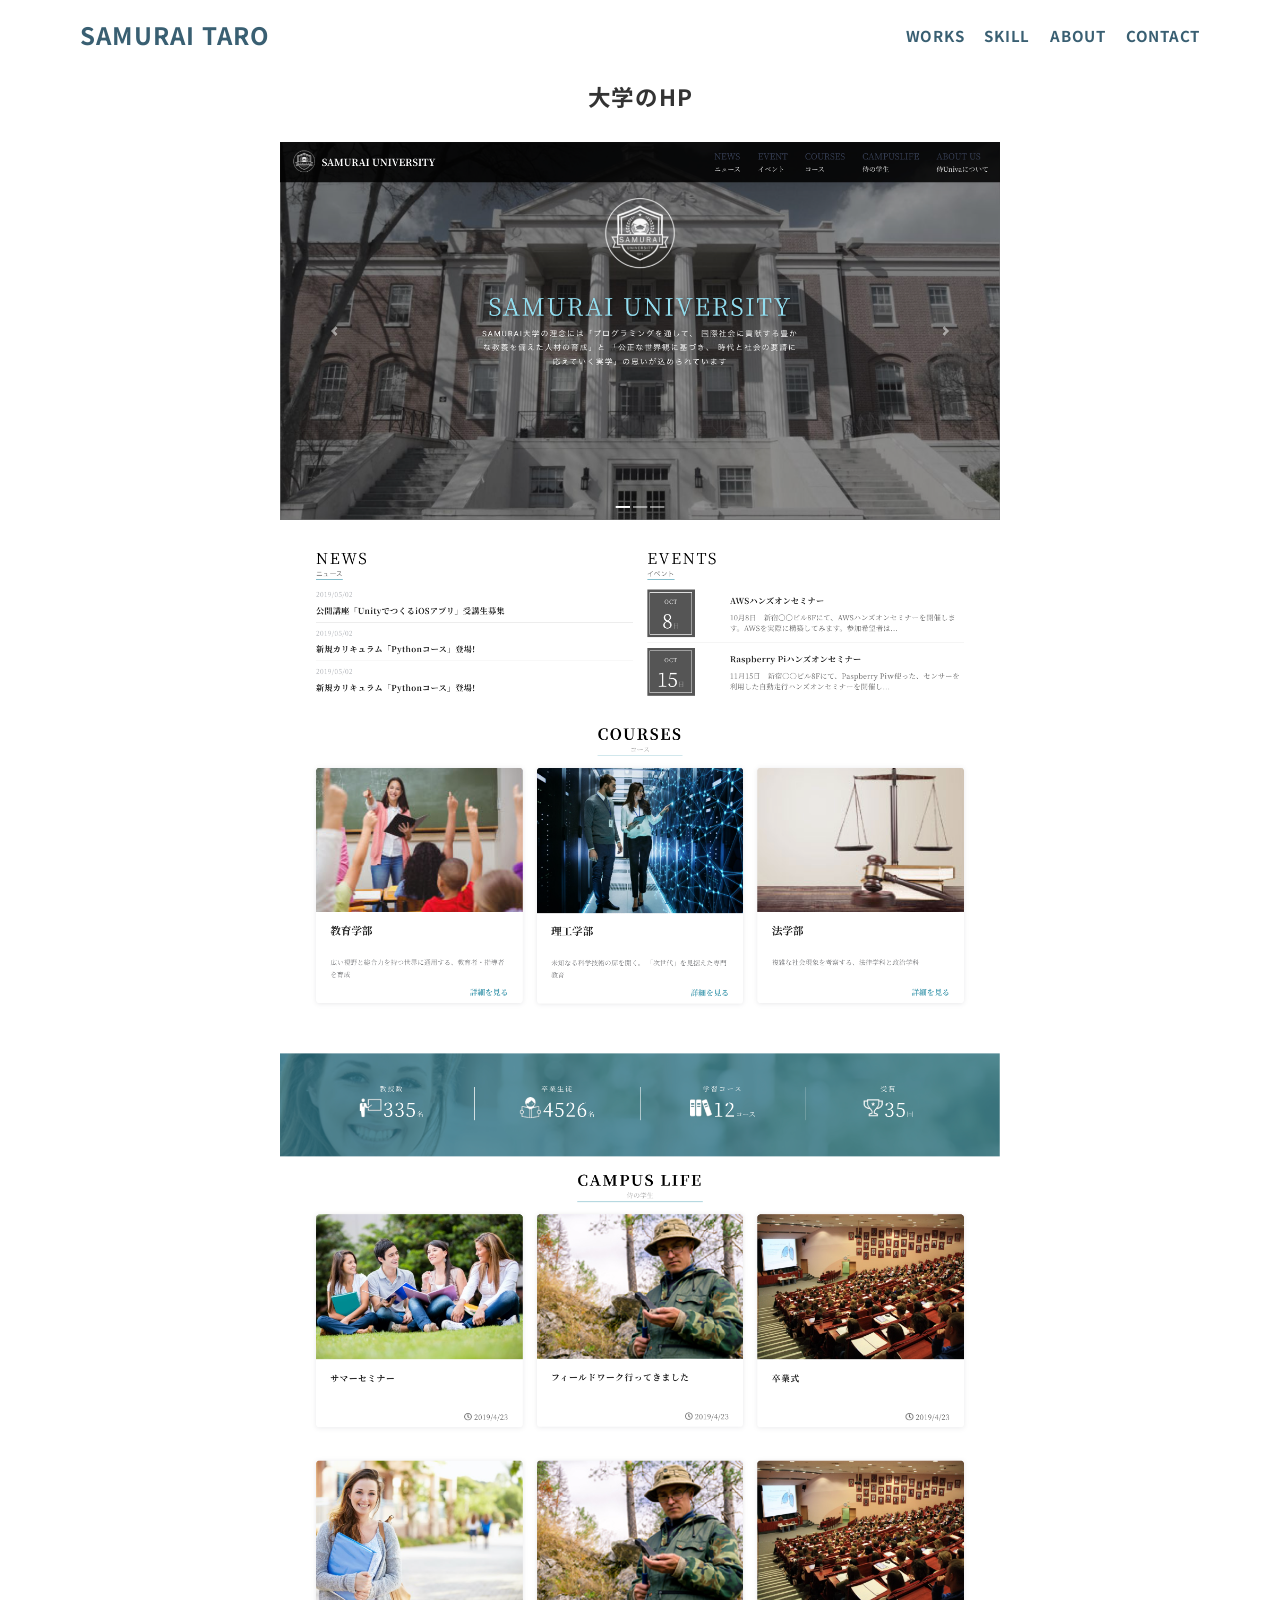
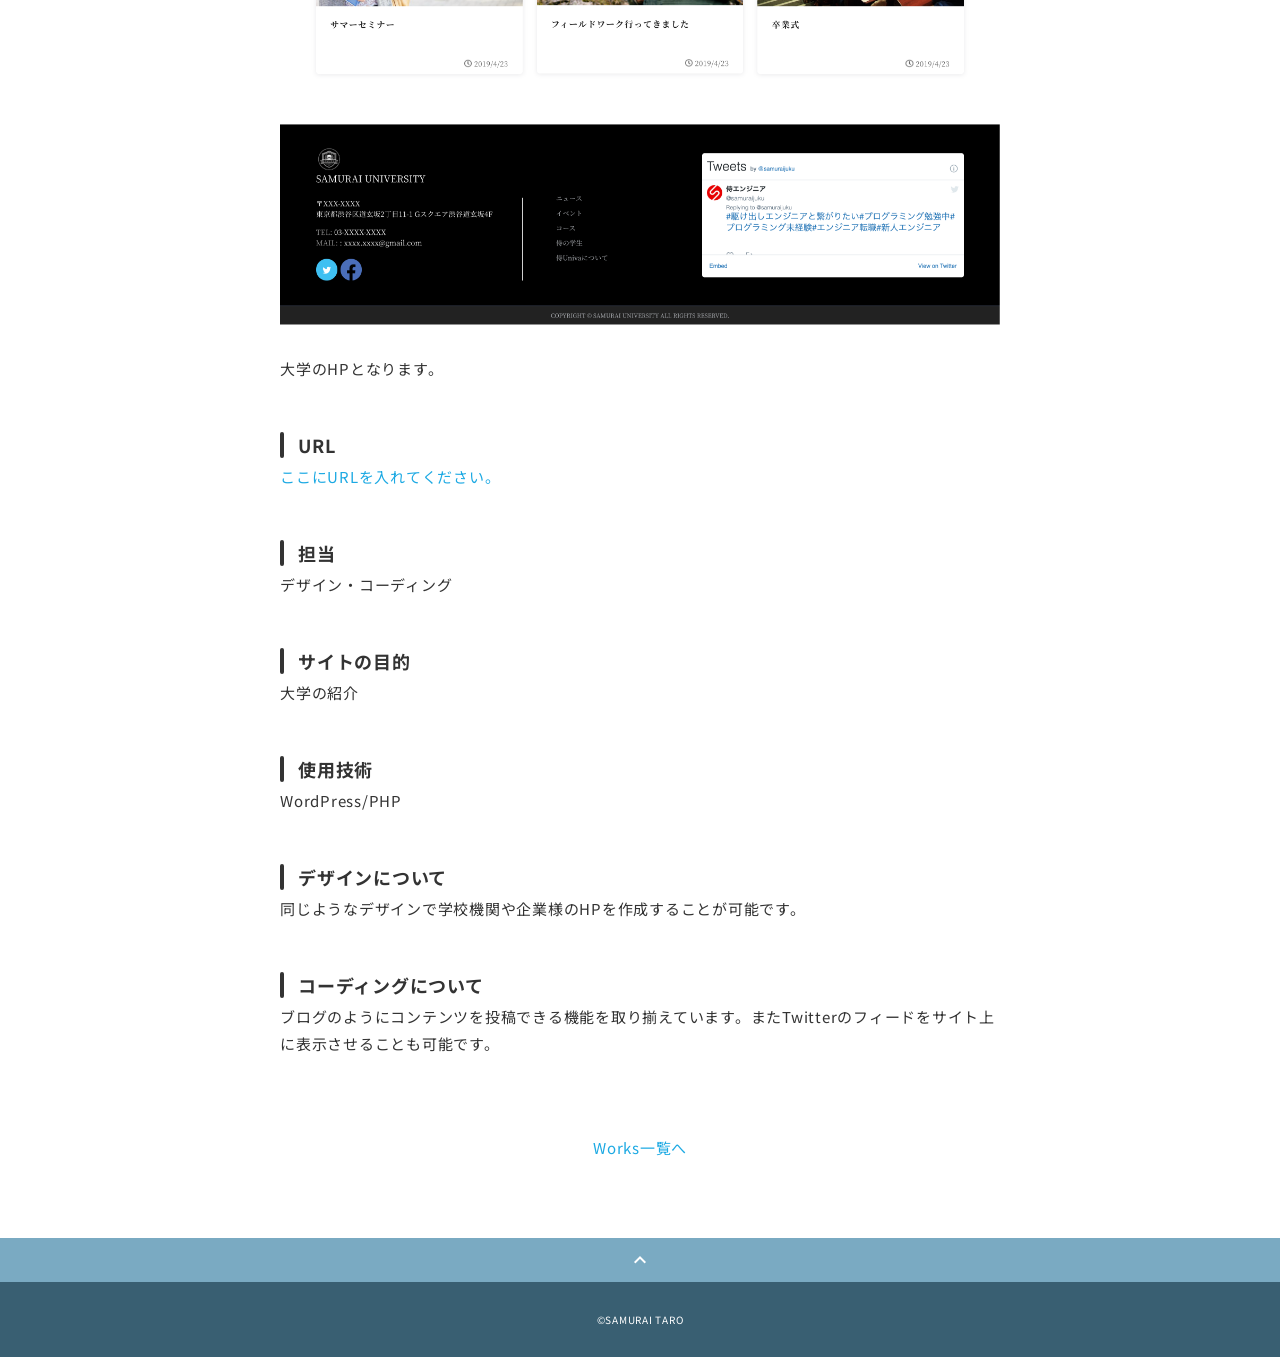
<file: portfolio/works-6.html>
<!DOCTYPE html>
<html>
<head>
  <meta charset="utf-8">
  <meta name="viewport" content="width=device-width, initial-scale=1.0, maximum-scale=1.0, minimum-scale=1.0">
  <title>SAMURAI ポートフォリオ</title>
  <link rel="preconnect" href="https://fonts.gstatic.com">
  <link href="https://fonts.googleapis.com/css2?family=Montserrat:wght@400;700&display=swap" rel="stylesheet">
  <link href="https://fonts.googleapis.com/css?family=Material+Icons+Outlined" rel="stylesheet">
  <link href="css/ress.css" media="all" rel="stylesheet" type="text/css" />
  <link href="css/style.css" media="all" rel="stylesheet" type="text/css" />
</head>

<body>
  <div class="wrapper">

    <!-- header -->
    <header class="header ">
      <div class="container">
        <h1 class="header-logo">
          <a href="index.html">SAMURAI TARO</a>
        </h1>
        <nav class="gnav">
          <ul class="gnav-list">
            <li class="gnav-item"><a href="index.html#works">WORKS</a></li>
            <li class="gnav-item"><a href="index.html#skill">SKILL</a></li>
            <li class="gnav-item"><a href="index.html#about">ABOUT</a></li>
            <li class="gnav-item"><a href="index.html#contact">CONTACT</a></li>
          </ul>
        </nav>
      </div>
    </header>
    <!-- /header -->

    <main class="content">

      <article class="article">
        <div class="article-container">
          <h2 class="article-title">大学のHP</h2>
          <div class="article-body">
            <p>
              <img src="img/works-detail/works-6.png" alt="">
            </p>
            <p>
              大学のHPとなります。
            </p>
            <h3>URL</h3>
            <p><a href="" target="_blank" rel="noopener">ここにURLを入れてください。</a></p>
            <h3>担当</h3>
            <p>デザイン・コーディング</p>
            <h3>サイトの目的</h3>
            <p>大学の紹介</p>
            <h3>使用技術</h3>
            <p>WordPress/PHP</p>
            <h3>デザインについて</h3>
            <p>
              同じようなデザインで学校機関や企業様のHPを作成することが可能です。
            </p>
            <h3>コーディングについて</h3>
            <p>
              ブログのようにコンテンツを投稿できる機能を取り揃えています。またTwitterのフィードをサイト上に表示させることも可能です。
            </p>
          </div>
          <div class="home-link">
            <a href="index.html#works">Works一覧へ</a>
          </div>
        </div>
      </article>

      <div class="page-top" id="js-page-top">
        <span class="material-icons-outlined">expand_less</span>
      </div>
    </main>

    <!-- footer -->
    <footer class="footer">
      <div class="copyright">&copy;SAMURAI TARO</div>
    </footer>
    <!-- /footer -->

  </div>
  <script src="https://ajax.googleapis.com/ajax/libs/jquery/3.6.0/jquery.min.js"></script>
  <script type='text/javascript' src="js/script.js"></script>
</body>
</html>
</file>
<file: css/ress.css>
/*!
 * ress.css • v3.0.1
 * MIT License
 * github.com/filipelinhares/ress
 */

/* # =================================================================
   # Global selectors
   # ================================================================= */

html {
  box-sizing: border-box;
  word-break: normal;
  -moz-tab-size: 4;
  tab-size: 4;

  -webkit-text-size-adjust: 100%; /* Prevent adjustments of font size after orientation changes in iOS */
}

*,
::before,
::after {
  box-sizing: inherit;
  background-repeat: no-repeat; /* Set `background-repeat: no-repeat` to all elements and pseudo elements */
}

::before,
::after {
  vertical-align: inherit;
  text-decoration: inherit; /* Inherit text-decoration and vertical align to ::before and ::after pseudo elements */
}

* {
  margin: 0;
  padding: 0; /* Reset `padding` and `margin` of all elements */
}

/* # =================================================================
   # General elements
   # ================================================================= */

hr {
  overflow: visible; /* Show the overflow in Edge and IE */
  height: 0; /* Add the correct box sizing in Firefox */
}

details,
main {
  display: block; /* Render the `main` element consistently in IE. */
}

summary {
  display: list-item; /* Add the correct display in all browsers */
}

small {
  font-size: 80%; /* Set font-size to 80% in `small` elements */
}

[hidden] {
  display: none; /* Add the correct display in IE */
}

abbr[title] {
  /* Add the correct text decoration in Chrome, Edge, IE, Opera, and Safari */
  text-decoration: underline;
  text-decoration: underline dotted;
  border-bottom: none; /* Remove the bottom border in Chrome 57 */
}

a {
  background-color: transparent; /* Remove the gray background on active links in IE 10 */
}

a:active,
a:hover {
  outline-width: 0; /* Remove the outline when hovering in all browsers */
}

code,
kbd,
pre,
samp {
  font-family: monospace, monospace; /* Specify the font family of code elements */
}

pre {
  font-size: 1em; /* Correct the odd `em` font sizing in all browsers */
}

b,
strong {
  font-weight: bolder; /* Add the correct font weight in Chrome, Edge, and Safari */
}

/* https://gist.github.com/unruthless/413930 */
sub,
sup {
  position: relative;
  font-size: 75%;
  line-height: 0;
  vertical-align: baseline;
}

sub {
  bottom: -.25em;
}

sup {
  top: -.5em;
}

/* # =================================================================
   # Forms
   # ================================================================= */

input {
  border-radius: 0;
}

/* Replace pointer cursor in disabled elements */
[disabled] {
  cursor: default;
}

[type="number"]::-webkit-container-spin-button,
[type="number"]::-webkit-outer-spin-button {
  height: auto; /* Correct the cursor style of increment and decrement buttons in Chrome */
}

[type="search"] {
  outline-offset: -2px; /* Correct the outline style in Safari */

  -webkit-appearance: textfield; /* Correct the odd appearance in Chrome and Safari */
}

[type="search"]::-webkit-search-decoration {
  -webkit-appearance: none; /* Remove the container padding in Chrome and Safari on macOS */
}

textarea {
  overflow: auto; /* Internet Explorer 11+ */
  resize: vertical; /* Specify textarea resizability */
}

button,
input,
optgroup,
select,
textarea {
  font: inherit; /* Specify font inheritance of form elements */
}

optgroup {
  font-weight: bold; /* Restore the font weight unset by the previous rule */
}

button {
  overflow: visible; /* Address `overflow` set to `hidden` in IE 8/9/10/11 */
}

button,
select {
  text-transform: none; /* Firefox 40+, Internet Explorer 11- */
}

/* Apply cursor pointer to button elements */
button,
[type="button"],
[type="reset"],
[type="submit"],
[role="button"] {
  cursor: pointer;
  color: inherit;
}

/* Remove container padding and border in Firefox 4+ */
button::-moz-focus-container,
[type="button"]::-moz-focus-container,
[type="reset"]::-moz-focus-container,
[type="submit"]::-moz-focus-container {
  padding: 0;
  border-style: none;
}

/* Replace focus style removed in the border reset above */
button:-moz-focusring,
[type="button"]::-moz-focus-container,
[type="reset"]::-moz-focus-container,
[type="submit"]::-moz-focus-container {
  outline: 1px dotted ButtonText;
}

button,
html [type="button"],
/* Prevent a WebKit bug where (2) destroys native `audio` and `video`controls in Android 4 */
[type="reset"],
[type="submit"] {
  -webkit-appearance: button; /* Correct the inability to style clickable types in iOS */
}

/* Remove the default button styling in all browsers */
button,
input,
select,
textarea {
  border-style: none;
  background-color: transparent;
}

/* Style select like a standard input */
select {
  -webkit-appearance: none; /* Chrome 41+ */
  -moz-appearance: none; /* Firefox 36+ */
}

select::-ms-expand {
  display: none; /* Internet Explorer 11+ */
}

select::-ms-value {
  color: currentColor; /* Internet Explorer 11+ */
}

legend {
  display: table; /* Correct the text wrapping in Edge and IE */
  max-width: 100%; /* Correct the text wrapping in Edge and IE */
  max-width: 100%; /* Correct the text wrapping in Edge 18- and IE */
  white-space: normal; /* Correct the text wrapping in Edge and IE */
  color: inherit; /* Correct the color inheritance from `fieldset` elements in IE */
  border: 0; /* Correct `color` not being inherited in IE 8/9/10/11 */
}

::-webkit-file-upload-button {
  font: inherit; /* Change font properties to `inherit` in Chrome and Safari */
  color: inherit;
  /* Correct the inability to style clickable types in iOS and Safari */

  -webkit-appearance: button;
}

/* # =================================================================
   # Specify media element style
   # ================================================================= */

img {
  border-style: none; /* Remove border when inside `a` element in IE 8/9/10 */
}

/* Add the correct vertical alignment in Chrome, Firefox, and Opera */
progress {
  vertical-align: baseline;
}

/* # =================================================================
   # Accessibility
   # ================================================================= */

/* Hide content from screens but not screenreaders */
@media screen {
  [hidden~="screen"] {
    display: inherit;
  }
  [hidden~="screen"]:not(:active):not(:focus):not(:target) {
    position: absolute !important;
    clip: rect(0 0 0 0) !important;
  }
}

/* Specify the progress cursor of updating elements */
[aria-busy="true"] {
  cursor: progress;
}

/* Specify the pointer cursor of trigger elements */
[aria-controls] {
  cursor: pointer;
}

/* Specify the unstyled cursor of disabled, not-editable, or otherwise inoperable elements */
[aria-disabled] {
  cursor: default;
}
</file>
<file: css/style.css>
@import url('https://fonts.googleapis.com/css2?family=Noto+Sans+JP:wght@400;500;600;700&display=swap');

body {
  font-family:  "Noto Sans JP", sans-serif;
  /* "Montserrat","Helvetica Neue",Arial,"Hiragino Kaku Gothic ProN","Hiragino Sans",Meiryo,sans-serif; */
  font-size: 15px;
  letter-spacing: .05em;
  color: #333;
}

a {
  transition: opacity .3s;
  text-decoration: none;
  color: #1ca9e3;
}

img {
  max-width: 100%;
  height: auto;
  vertical-align: bottom;
  border-style: none;
}



.pc-only {
  display: block;
}

.sp-only {
  display: none;
}

/*--------------------------------
 レイアウト
---------------------------------*/
.wrapper {
  padding-top: 0;
}

.section {
  padding: 90px 0;
}

.section:nth-of-type(odd) {
  background-color: #F4F6F8;
}

.container {
  max-width: 1200px;
  margin: 0 auto;
  padding: 0 40px;
}

/*--------------------------------
 見出し
---------------------------------*/
.title {
  font-size: 34px;
  font-weight: bold;
  line-height: 1;
  margin-bottom: 40px;
  text-align: center;
  letter-spacing: .05em;
  color: #395F72;
}

.lead {
  font-size: 16px;
  line-height: 1.8;
  margin-bottom: 30px;
}

/*--------------------------------
ヘッダー
---------------------------------*/
.header {
  position: fixed;
  top: 0;
  z-index: 1;
  width: 100%;
  background-color: transparent;
  box-shadow: none;
}

.header .container {
  display: flex;
  align-items: center;
  justify-content: space-between;
  padding: 20px 40px;
}

.header-logo {
  font-size: 24px;
  font-weight: bold;
  line-height: 1.2;
  margin-right: 20px;
  letter-spacing: .05em;
}

.header-logo a {
  color: #395F72;
}

.gnav-list {
  display: flex;
  justify-content: space-between;
  list-style: none;
}

.gnav-item:not(:last-child) {
  margin-right: 20px;
}

.gnav-item a {
  position: relative;
  font-size: 15px;
  font-weight: bold;
  display: inline-block;
  padding: 5px 0;
  transition: .3s;
  letter-spacing: .05em;
  color: #395F72;
}
.gnav-item a:after {
  position: absolute;
  bottom: 0;
  left: 50%;
  width: 0;
  height: 3px;
  content: "";
  transition: .3s;
  -webkit-transform: translateX(-50%);
  transform: translateX(-50%);
  background-color: #395F72;
}

.gnav-item a:hover:after {
  width: 100%;
}

/*--------------------------------
 メインビジュアル
---------------------------------*/
.mv {
  display: flex;
  align-items: center;
  justify-content: center;
  height: auto;
  text-align: center;
}

.mv-container {
  position: relative;
  padding: 0;
}

.mv-container img {
  width: 100%;
  height: auto;
}

/*--------------------------------
 Works
---------------------------------*/
.works-list {
  display: flex;
  flex-wrap: wrap;
  margin-bottom: -40px;
}

.works-item {
  width: 31.74603%;
  margin-right: 1.58730%;
  margin-bottom: 40px;
  color: #333;
}

.works-item:hover {
  opacity: .9;
}

.works-item:nth-of-type(3n) {
  margin-right: 0;
}

.works-img {
  display: flex;
  justify-content: center;
  align-items: center;
  height: 300px;
  /* background-color: #fff; */
}

.works-img img {
  /* height: 200px; */
  max-height: 100%;
  border: 1px solid #e6e6e6;
}

.works-name {
  font-size: 12px;
  font-weight: bold;
  margin-top: 8px;
}

.works-info {
  font-size: 10px;
  margin-top: 5px;
}

/*--------------------------------
 Skill
---------------------------------*/
.skill-list {
  display: flex;
  flex-wrap: wrap;
  justify-content: space-between;
  margin-bottom: -50px;
}

.skill-item {
  display: flex;
  align-items: flex-start;
  justify-content: space-between;
  width: 48%;
  margin-bottom: 50px;
}

.skill-img {
  width: 60px;
  height: auto;
  margin-right: 20px;
}

.skill-body {
  flex: 1;
}

.skill-name {
  margin-bottom: 10px;
}

.skill-text {
  font-size: 14px;
  line-height: 1.8;
}

/*--------------------------------
 About
---------------------------------*/
.profile {
  display: flex;
  flex-wrap: wrap;
  max-width: 800px;
  margin: 0 auto;
}
.profile-img {
  width: 20%;
  margin-right: 30px;
  border-radius: 50%;
}
.profile-img img {
  border-radius: 50%;
}
.profile-body {
  flex: 1;
}

.profile-body p {
  font-size: 15px;
  line-height: 1.8;
}

.profile-body p:not(:last-child) {
  margin-bottom: 30px;
}

/*--------------------------------
 Contact
---------------------------------*/
.contact {
  text-align: center;
}

.contact-list img {
  width: 30px;
  height: 30px;
}

.contact-list a:not(:last-child) {
  margin-right: 40px;
}

.contact-text {
  margin-top: 10px;
}
/*--------------------------------
 ページトップ
---------------------------------*/
.page-top {
  font-weight: bold;
  padding: 10px;
  cursor: pointer;
  text-align: center;
  background-color: #7aaac2;
}

.page-top .material-icons-outlined {
  vertical-align: bottom;
  color: #fff;
}

/*--------------------------------
 フッター
---------------------------------*/
.footer {
  padding: 30px;
  background-color: #395F72;
}

.copyright {
  font-size: 10px;
  text-align: center;
  color: #fff;
}

/*--------------------------------
 下層：Worksページ
---------------------------------*/
.article {
  padding: 80px 0;
}

.article-container {
  max-width: 1040px;
  margin: 0 auto;
  padding: 0 20px;
}

.article-title {
  margin-bottom: 30px;
  text-align: center;
}

.article-body {
  max-width: 720px;
  margin: 0 auto;
  margin-bottom: 80px;
}

.article-body h3 {
  position: relative;
  font-size: 18px;
  margin-bottom: 5px;
  padding-left: 1em;
}

.article-body img {
  width: 100%;
  height: auto;
}

.article-body h3:not(:first-child) {
  margin-top: 50px;
}

.article-body h3::before {
  position: absolute;
  top: 0;
  left: 0;
  width: 4px;
  height: 100%;
  content: "";
  border-radius: 3px;
  background-color: #333;
}

.article-body p {
  font-size: 15px;
  line-height: 1.8;
  margin-bottom: 30px;
}

.home-link {
  text-align: center;
}

/*--------------------------------
 works7
---------------------------------*/

/*--------------------------------
 共通CSS
---------------------------------*/
.works7-page {
  padding-top: 76px;
  background-color: #fff;
}

.works7-article {
  padding: 56px 0 96px;
}

.works7-label {
  width: fit-content;
  margin: 0 auto 12px;
  padding: 5px 14px;
  border: 1px solid #395f72;
  border-radius: 2px;
  color: #395f72;
  font-size: 11px;
  font-weight: 700;
  letter-spacing: 0.12em;
}

.works7-title {
  margin-bottom: 10px;
  color: #395f72;
  font-size: 28px;
  text-align: center;
}

.works7-subtitle {
  margin-bottom: 42px;
  color: #666;
  font-size: 12px;
  text-align: center;
}

.works7-body {
  max-width: 1040px;
  margin: 0 auto;
  padding: 0 20px;
}

/*--------------------------------
 FV・作品概要
---------------------------------*/
.works7-overview {
  display: grid;
  grid-template-columns: minmax(0, 1.2fr) minmax(260px, 0.8fr);
  gap: 42px;
  /* align-items: center; */
  margin-bottom: 78px;
}

.works7-summary {
  padding: 24px;
  margin-bottom: 60px;
  background-color: #F4F6F8;
}

.works7-summary h3,
.works7-section h3 {
  margin-bottom: 15px;
  color: #395f72;
  font-size: 18px;
  letter-spacing: 0.06em;
}

.works7-summary p,
.works7-section p,
.works7-section li {
  color: #444;
  font-size: 13px;
  line-height: 1.9;
}

.works7-summary dl {
  margin-top: 20px;
}

.works7-summary dt {
  margin-top: 12px;
  color: #395f72;
  font-size: 11px;
  font-weight: 700;
}

.works7-summary dd {
  color: #444;
  font-size: 12px;
}


/*--------------------------------
  こだわりポイント
---------------------------------*/
.works7-section {
  margin-bottom: 76px;
}

.works7-section-layout {
  display: flex;
  margin-bottom: 60px;
}

.works7-section > h2 {
  margin-bottom: 28px;
  padding-bottom: 9px;
  border-bottom: 1px solid #9bcbd0;
  color: #395f72;
  font-size: 21px;
  letter-spacing: 0.08em;
}

.works7-section-copy {
  margin-right: 60px;
}

.works7-section-copy p + p {
  margin-top: 18px;
}

/* こだわりポイント画像 */
.point-1-illustration {
  width: 60%;
  display: block;
  margin: 40px auto ;
}

.point-1-image {
  width: 60%;
}

/*--------------------------------
  デザインについて
---------------------------------*/



/*--------------------------------
  使用ツール
---------------------------------*/
.works7-tools {
  display: flex;
  flex-wrap: wrap;
  gap: 12px;
  margin-top: 24px;
}

.works7-tool {
  min-width: 120px;
  padding: 12px 20px;
  border-radius: 3px;
  background-color: #d9d9d9;
  color: #333;
  font-size: 12px;
  text-align: center;
}

.works7-links {
  display: flex;
  justify-content: center;
  gap: 20px;
  margin-top: 30px;
}

.works7-link {
  display: inline-block;
  padding: 12px 24px;
  border-radius: 3px;
  background-color: #395f72;
  color: #fff;
  font-size: 12px;
}

.works7-site-preview {
  display: grid;
  grid-template-columns: minmax(0, 1fr) 170px;
  gap: 20px;
  align-items: start;
}

.works7-site-preview .works7-placeholder {
  min-height: 620px;
}

.works7-site-preview .works7-placeholder--side {
  min-height: 430px;
}

.works7-note {
  margin-top: 12px;
  color: #777;
  font-size: 11px;
  text-align: center;
}



/*media Queries 767
----------------------------------------------------*/
@media screen and (max-width: 767px) {
  body {
    font-size: 14px;
  }

  .pc-only {
    display: none;
  }

  .sp-only {
    display: block;
  }

  /* 見出し */
  .title {
    font-size: 26px;
    margin-bottom: 20px;
  }

  .lead {
    font-size: 14px;
    line-height: 1.7;
    margin-bottom: 20px;
  }

  /* レイアウト */
  .wrapper {
    padding-top: 57px;
  }

  .section {
    padding: 60px 0;
  }

  .container {
    padding: 0 20px;
  }

  /* ヘッダー */
  .header .container {
    padding: 15px;
  }

  .header-logo {
    font-size: 15px;
    margin-right: 15px;
  }

  .gnav-item:not(:last-child) {
    margin-right: 10px;
  }

  .gnav-item a {
    font-size: 10px;
  }

  .gnav-item a:after {
    display: none;
  }

  /*  メインビジュアル */
  .mv {
    height: 40vh;
  }

  .mv-container {
    padding: 0 20px;
  }

  .mv-title {
    font-size: 30px;
  }
  .mv-subtitle {
    font-size: 16px;
    margin-bottom: 20px;
  }

  .mv-text {
    top: 75%;
    font-size: 14px;
    line-height: 1.7;
  }

  /* Works */
  .works-name {
    font-size: 12px;
  }

  .works-info {
    margin-top: 3px;
  }

  .works-list {
    justify-content: space-between;
  }

  .works-item {
    flex: 0 0 48%;
    margin-right: 0;
    margin-bottom: 30px;
  }

  /* Skill */
  .skill-list {
    display: block;
    margin-bottom: 0;
  }

  .skill-item {
    width: 100%;
    margin-bottom: 35px;
  }

  .skill-item:last-child {
    margin-bottom: 0;
  }

  .skill-name {
    margin-bottom: 5px;
  }

  .skill-text {
    font-size: 13px;
    line-height: 1.7;
  }

  /* About */
  .profile {
    display: block;
  }
  .profile-img {
    width: 150px;
    margin: 0 auto;
    margin-bottom: 25px;
  }

  .profile-body p {
    font-size: 14px;
    line-height: 1.7;
  }

  .profile-body p:not(:last-child) {
    margin-bottom: 20px;
  }

  /* フッター */
  .footer {
    padding: 20px;
  }

  /* 下層ページ */
  .article {
    padding: 50px 0;
  }

  .article-body h3 {
    font-size: 16px;
    padding-left: .8em;
  }

  .article-body h3:not(:first-child) {
    margin-top: 30px;
  }

  .article-body p {
    font-size: 14px;
    line-height: 1.7;
    margin-bottom: 20px;
  }

  /* works-7 */
  .works7-page {
    padding-top: 57px;
  }

  .works7-article {
    padding: 38px 0 60px;
  }

  .works7-title {
    font-size: 22px;
  }

  .works7-subtitle {
    margin-bottom: 28px;
    font-size: 11px;
  }

  .works7-body {
    padding: 0 15px;
  }

  .works7-overview,
  .works7-section-grid,
  .works7-site-preview {
    display: block;
  }

  .works7-overview,
  .works7-section {
    margin-bottom: 54px;
  }

  .works7-placeholder--hero {
    min-height: 210px;
    margin-bottom: 22px;
  }

  .works7-summary {
    padding: 18px;
  }

  .works7-section > h2 {
    font-size: 18px;
  }

  .works7-section-grid--reverse .works7-section-copy,
  .works7-section-grid--reverse .works7-section-image {
    order: initial;
  }

  .works7-section-image {
    margin-top: 22px;
  }


  .works7-site-preview .works7-placeholder,
  .works7-site-preview .works7-placeholder--side {
    min-height: 260px;
    margin-bottom: 16px;
  }

  .works7-links {
    flex-direction: column;
    gap: 10px;
    align-items: center;
  }
}
</file>
<file: portfolio/css/ress.css>
/*!
 * ress.css • v3.0.1
 * MIT License
 * github.com/filipelinhares/ress
 */

/* # =================================================================
   # Global selectors
   # ================================================================= */

html {
  box-sizing: border-box;
  word-break: normal;
  -moz-tab-size: 4;
  tab-size: 4;

  -webkit-text-size-adjust: 100%; /* Prevent adjustments of font size after orientation changes in iOS */
}

*,
::before,
::after {
  box-sizing: inherit;
  background-repeat: no-repeat; /* Set `background-repeat: no-repeat` to all elements and pseudo elements */
}

::before,
::after {
  vertical-align: inherit;
  text-decoration: inherit; /* Inherit text-decoration and vertical align to ::before and ::after pseudo elements */
}

* {
  margin: 0;
  padding: 0; /* Reset `padding` and `margin` of all elements */
}

/* # =================================================================
   # General elements
   # ================================================================= */

hr {
  overflow: visible; /* Show the overflow in Edge and IE */
  height: 0; /* Add the correct box sizing in Firefox */
}

details,
main {
  display: block; /* Render the `main` element consistently in IE. */
}

summary {
  display: list-item; /* Add the correct display in all browsers */
}

small {
  font-size: 80%; /* Set font-size to 80% in `small` elements */
}

[hidden] {
  display: none; /* Add the correct display in IE */
}

abbr[title] {
  /* Add the correct text decoration in Chrome, Edge, IE, Opera, and Safari */
  text-decoration: underline;
  text-decoration: underline dotted;
  border-bottom: none; /* Remove the bottom border in Chrome 57 */
}

a {
  background-color: transparent; /* Remove the gray background on active links in IE 10 */
}

a:active,
a:hover {
  outline-width: 0; /* Remove the outline when hovering in all browsers */
}

code,
kbd,
pre,
samp {
  font-family: monospace, monospace; /* Specify the font family of code elements */
}

pre {
  font-size: 1em; /* Correct the odd `em` font sizing in all browsers */
}

b,
strong {
  font-weight: bolder; /* Add the correct font weight in Chrome, Edge, and Safari */
}

/* https://gist.github.com/unruthless/413930 */
sub,
sup {
  position: relative;
  font-size: 75%;
  line-height: 0;
  vertical-align: baseline;
}

sub {
  bottom: -.25em;
}

sup {
  top: -.5em;
}

/* # =================================================================
   # Forms
   # ================================================================= */

input {
  border-radius: 0;
}

/* Replace pointer cursor in disabled elements */
[disabled] {
  cursor: default;
}

[type="number"]::-webkit-container-spin-button,
[type="number"]::-webkit-outer-spin-button {
  height: auto; /* Correct the cursor style of increment and decrement buttons in Chrome */
}

[type="search"] {
  outline-offset: -2px; /* Correct the outline style in Safari */

  -webkit-appearance: textfield; /* Correct the odd appearance in Chrome and Safari */
}

[type="search"]::-webkit-search-decoration {
  -webkit-appearance: none; /* Remove the container padding in Chrome and Safari on macOS */
}

textarea {
  overflow: auto; /* Internet Explorer 11+ */
  resize: vertical; /* Specify textarea resizability */
}

button,
input,
optgroup,
select,
textarea {
  font: inherit; /* Specify font inheritance of form elements */
}

optgroup {
  font-weight: bold; /* Restore the font weight unset by the previous rule */
}

button {
  overflow: visible; /* Address `overflow` set to `hidden` in IE 8/9/10/11 */
}

button,
select {
  text-transform: none; /* Firefox 40+, Internet Explorer 11- */
}

/* Apply cursor pointer to button elements */
button,
[type="button"],
[type="reset"],
[type="submit"],
[role="button"] {
  cursor: pointer;
  color: inherit;
}

/* Remove container padding and border in Firefox 4+ */
button::-moz-focus-container,
[type="button"]::-moz-focus-container,
[type="reset"]::-moz-focus-container,
[type="submit"]::-moz-focus-container {
  padding: 0;
  border-style: none;
}

/* Replace focus style removed in the border reset above */
button:-moz-focusring,
[type="button"]::-moz-focus-container,
[type="reset"]::-moz-focus-container,
[type="submit"]::-moz-focus-container {
  outline: 1px dotted ButtonText;
}

button,
html [type="button"],
/* Prevent a WebKit bug where (2) destroys native `audio` and `video`controls in Android 4 */
[type="reset"],
[type="submit"] {
  -webkit-appearance: button; /* Correct the inability to style clickable types in iOS */
}

/* Remove the default button styling in all browsers */
button,
input,
select,
textarea {
  border-style: none;
  background-color: transparent;
}

/* Style select like a standard input */
select {
  -webkit-appearance: none; /* Chrome 41+ */
  -moz-appearance: none; /* Firefox 36+ */
}

select::-ms-expand {
  display: none; /* Internet Explorer 11+ */
}

select::-ms-value {
  color: currentColor; /* Internet Explorer 11+ */
}

legend {
  display: table; /* Correct the text wrapping in Edge and IE */
  max-width: 100%; /* Correct the text wrapping in Edge and IE */
  max-width: 100%; /* Correct the text wrapping in Edge 18- and IE */
  white-space: normal; /* Correct the text wrapping in Edge and IE */
  color: inherit; /* Correct the color inheritance from `fieldset` elements in IE */
  border: 0; /* Correct `color` not being inherited in IE 8/9/10/11 */
}

::-webkit-file-upload-button {
  font: inherit; /* Change font properties to `inherit` in Chrome and Safari */
  color: inherit;
  /* Correct the inability to style clickable types in iOS and Safari */

  -webkit-appearance: button;
}

/* # =================================================================
   # Specify media element style
   # ================================================================= */

img {
  border-style: none; /* Remove border when inside `a` element in IE 8/9/10 */
}

/* Add the correct vertical alignment in Chrome, Firefox, and Opera */
progress {
  vertical-align: baseline;
}

/* # =================================================================
   # Accessibility
   # ================================================================= */

/* Hide content from screens but not screenreaders */
@media screen {
  [hidden~="screen"] {
    display: inherit;
  }
  [hidden~="screen"]:not(:active):not(:focus):not(:target) {
    position: absolute !important;
    clip: rect(0 0 0 0) !important;
  }
}

/* Specify the progress cursor of updating elements */
[aria-busy="true"] {
  cursor: progress;
}

/* Specify the pointer cursor of trigger elements */
[aria-controls] {
  cursor: pointer;
}

/* Specify the unstyled cursor of disabled, not-editable, or otherwise inoperable elements */
[aria-disabled] {
  cursor: default;
}
</file>
<file: portfolio/css/style.css>
@import url('https://fonts.googleapis.com/css2?family=Noto+Sans+JP:wght@400;500;600;700&display=swap');

body {
  font-family:  "Noto Sans JP", sans-serif;
  /* "Montserrat","Helvetica Neue",Arial,"Hiragino Kaku Gothic ProN","Hiragino Sans",Meiryo,sans-serif; */
  font-size: 15px;
  letter-spacing: .05em;
  color: #333;
}

a {
  transition: opacity .3s;
  text-decoration: none;
  color: #1ca9e3;
}

img {
  max-width: 100%;
  height: auto;
  vertical-align: bottom;
  border-style: none;
}



.pc-only {
  display: block;
}

.sp-only {
  display: none;
}

/*--------------------------------
 レイアウト
---------------------------------*/
.wrapper {
  padding-top: 0;
}

.section {
  padding: 90px 0;
}

.section:nth-of-type(odd) {
  background-color: #F4F6F8;
}

.container {
  max-width: 1200px;
  margin: 0 auto;
  padding: 0 40px;
}

/*--------------------------------
 見出し
---------------------------------*/
.title {
  font-size: 34px;
  font-weight: bold;
  line-height: 1;
  margin-bottom: 40px;
  text-align: center;
  letter-spacing: .05em;
  color: #395F72;
}

.lead {
  font-size: 16px;
  line-height: 1.8;
  margin-bottom: 30px;
}

/*--------------------------------
ヘッダー
---------------------------------*/
.header {
  position: fixed;
  top: 0;
  z-index: 1;
  width: 100%;
  background-color: transparent;
  box-shadow: none;
}

.header .container {
  display: flex;
  align-items: center;
  justify-content: space-between;
  padding: 20px 40px;
}

.header-logo {
  font-size: 24px;
  font-weight: bold;
  line-height: 1.2;
  margin-right: 20px;
  letter-spacing: .05em;
}

.header-logo a {
  color: #395F72;
}

.gnav-list {
  display: flex;
  justify-content: space-between;
  list-style: none;
}

.gnav-item:not(:last-child) {
  margin-right: 20px;
}

.gnav-item a {
  position: relative;
  font-size: 15px;
  font-weight: bold;
  display: inline-block;
  padding: 5px 0;
  transition: .3s;
  letter-spacing: .05em;
  color: #395F72;
}
.gnav-item a:after {
  position: absolute;
  bottom: 0;
  left: 50%;
  width: 0;
  height: 3px;
  content: "";
  transition: .3s;
  -webkit-transform: translateX(-50%);
  transform: translateX(-50%);
  background-color: #395F72;
}

.gnav-item a:hover:after {
  width: 100%;
}

/*--------------------------------
 メインビジュアル
---------------------------------*/
.mv {
  display: flex;
  align-items: center;
  justify-content: center;
  height: auto;
  text-align: center;
}

.mv-container {
  position: relative;
  padding: 0;
}

.mv-container img {
  width: 100%;
  height: auto;
}

/*--------------------------------
 Works
---------------------------------*/
.works-list {
  display: flex;
  flex-wrap: wrap;
  margin-bottom: -40px;
}

.works-item {
  width: 31.74603%;
  margin-right: 1.58730%;
  margin-bottom: 40px;
  color: #333;
}

.works-item:hover {
  opacity: .9;
}

.works-item:nth-of-type(3n) {
  margin-right: 0;
}

.works-img {
  display: flex;
  justify-content: center;
  align-items: center;
  height: 300px;
  /* background-color: #fff; */
}

.works-img img {
  /* height: 200px; */
  max-height: 100%;
  border: 1px solid #e6e6e6;
}

.works-name {
  font-size: 12px;
  font-weight: bold;
  margin-top: 8px;
}

.works-info {
  font-size: 10px;
  margin-top: 5px;
}

/*--------------------------------
 Skill
---------------------------------*/
.skill-list {
  display: flex;
  flex-wrap: wrap;
  justify-content: space-between;
  margin-bottom: -50px;
}

.skill-item {
  display: flex;
  align-items: flex-start;
  justify-content: space-between;
  width: 48%;
  margin-bottom: 50px;
}

.skill-img {
  width: 60px;
  height: auto;
  margin-right: 20px;
}

.skill-body {
  flex: 1;
}

.skill-name {
  margin-bottom: 10px;
}

.skill-text {
  font-size: 14px;
  line-height: 1.8;
}

/*--------------------------------
 About
---------------------------------*/
.profile {
  display: flex;
  flex-wrap: wrap;
  max-width: 800px;
  margin: 0 auto;
}
.profile-img {
  width: 20%;
  margin-right: 30px;
  border-radius: 50%;
}
.profile-img img {
  border-radius: 50%;
}
.profile-body {
  flex: 1;
}

.profile-body p {
  font-size: 15px;
  line-height: 1.8;
}

.profile-body p:not(:last-child) {
  margin-bottom: 30px;
}

/*--------------------------------
 Contact
---------------------------------*/
.contact {
  text-align: center;
}

.contact-list img {
  width: 30px;
  height: 30px;
}

.contact-list a:not(:last-child) {
  margin-right: 40px;
}

.contact-text {
  margin-top: 10px;
}
/*--------------------------------
 ページトップ
---------------------------------*/
.page-top {
  font-weight: bold;
  padding: 10px;
  cursor: pointer;
  text-align: center;
  background-color: #7aaac2;
}

.page-top .material-icons-outlined {
  vertical-align: bottom;
  color: #fff;
}

/*--------------------------------
 フッター
---------------------------------*/
.footer {
  padding: 30px;
  background-color: #395F72;
}

.copyright {
  font-size: 10px;
  text-align: center;
  color: #fff;
}

/*--------------------------------
 下層：Worksページ
---------------------------------*/
.article {
  padding: 80px 0;
}

.article-container {
  max-width: 1040px;
  margin: 0 auto;
  padding: 0 20px;
}

.article-title {
  margin-bottom: 30px;
  text-align: center;
}

.article-body {
  max-width: 720px;
  margin: 0 auto;
  margin-bottom: 80px;
}

.article-body h3 {
  position: relative;
  font-size: 18px;
  margin-bottom: 5px;
  padding-left: 1em;
}

.article-body img {
  width: 100%;
  height: auto;
}

.article-body h3:not(:first-child) {
  margin-top: 50px;
}

.article-body h3::before {
  position: absolute;
  top: 0;
  left: 0;
  width: 4px;
  height: 100%;
  content: "";
  border-radius: 3px;
  background-color: #333;
}

.article-body p {
  font-size: 15px;
  line-height: 1.8;
  margin-bottom: 30px;
}

.home-link {
  text-align: center;
}

/*media Queries 767
----------------------------------------------------*/
@media screen and (max-width: 767px) {
  body {
    font-size: 14px;
  }

  .pc-only {
    display: none;
  }

  .sp-only {
    display: block;
  }

  /* 見出し */
  .title {
    font-size: 26px;
    margin-bottom: 20px;
  }

  .lead {
    font-size: 14px;
    line-height: 1.7;
    margin-bottom: 20px;
  }

  /* レイアウト */
  .wrapper {
    padding-top: 57px;
  }

  .section {
    padding: 60px 0;
  }

  .container {
    padding: 0 20px;
  }

  /* ヘッダー */
  .header .container {
    padding: 15px;
  }

  .header-logo {
    font-size: 15px;
    margin-right: 15px;
  }

  .gnav-item:not(:last-child) {
    margin-right: 10px;
  }

  .gnav-item a {
    font-size: 10px;
  }

  .gnav-item a:after {
    display: none;
  }

  /*  メインビジュアル */
  .mv {
    height: 40vh;
  }

  .mv-container {
    padding: 0 20px;
  }

  .mv-title {
    font-size: 30px;
  }
  .mv-subtitle {
    font-size: 16px;
    margin-bottom: 20px;
  }

  .mv-text {
    top: 75%;
    font-size: 14px;
    line-height: 1.7;
  }

  /* Works */
  .works-name {
    font-size: 12px;
  }

  .works-info {
    margin-top: 3px;
  }

  .works-list {
    justify-content: space-between;
  }

  .works-item {
    flex: 0 0 48%;
    margin-right: 0;
    margin-bottom: 30px;
  }

  /* Skill */
  .skill-list {
    display: block;
    margin-bottom: 0;
  }

  .skill-item {
    width: 100%;
    margin-bottom: 35px;
  }

  .skill-item:last-child {
    margin-bottom: 0;
  }

  .skill-name {
    margin-bottom: 5px;
  }

  .skill-text {
    font-size: 13px;
    line-height: 1.7;
  }

  /* About */
  .profile {
    display: block;
  }
  .profile-img {
    width: 150px;
    margin: 0 auto;
    margin-bottom: 25px;
  }

  .profile-body p {
    font-size: 14px;
    line-height: 1.7;
  }

  .profile-body p:not(:last-child) {
    margin-bottom: 20px;
  }

  /* フッター */
  .footer {
    padding: 20px;
  }

  /* 下層ページ */
  .article {
    padding: 50px 0;
  }

  .article-body h3 {
    font-size: 16px;
    padding-left: .8em;
  }

  .article-body h3:not(:first-child) {
    margin-top: 30px;
  }

  .article-body p {
    font-size: 14px;
    line-height: 1.7;
    margin-bottom: 20px;
  }
}
</file>
